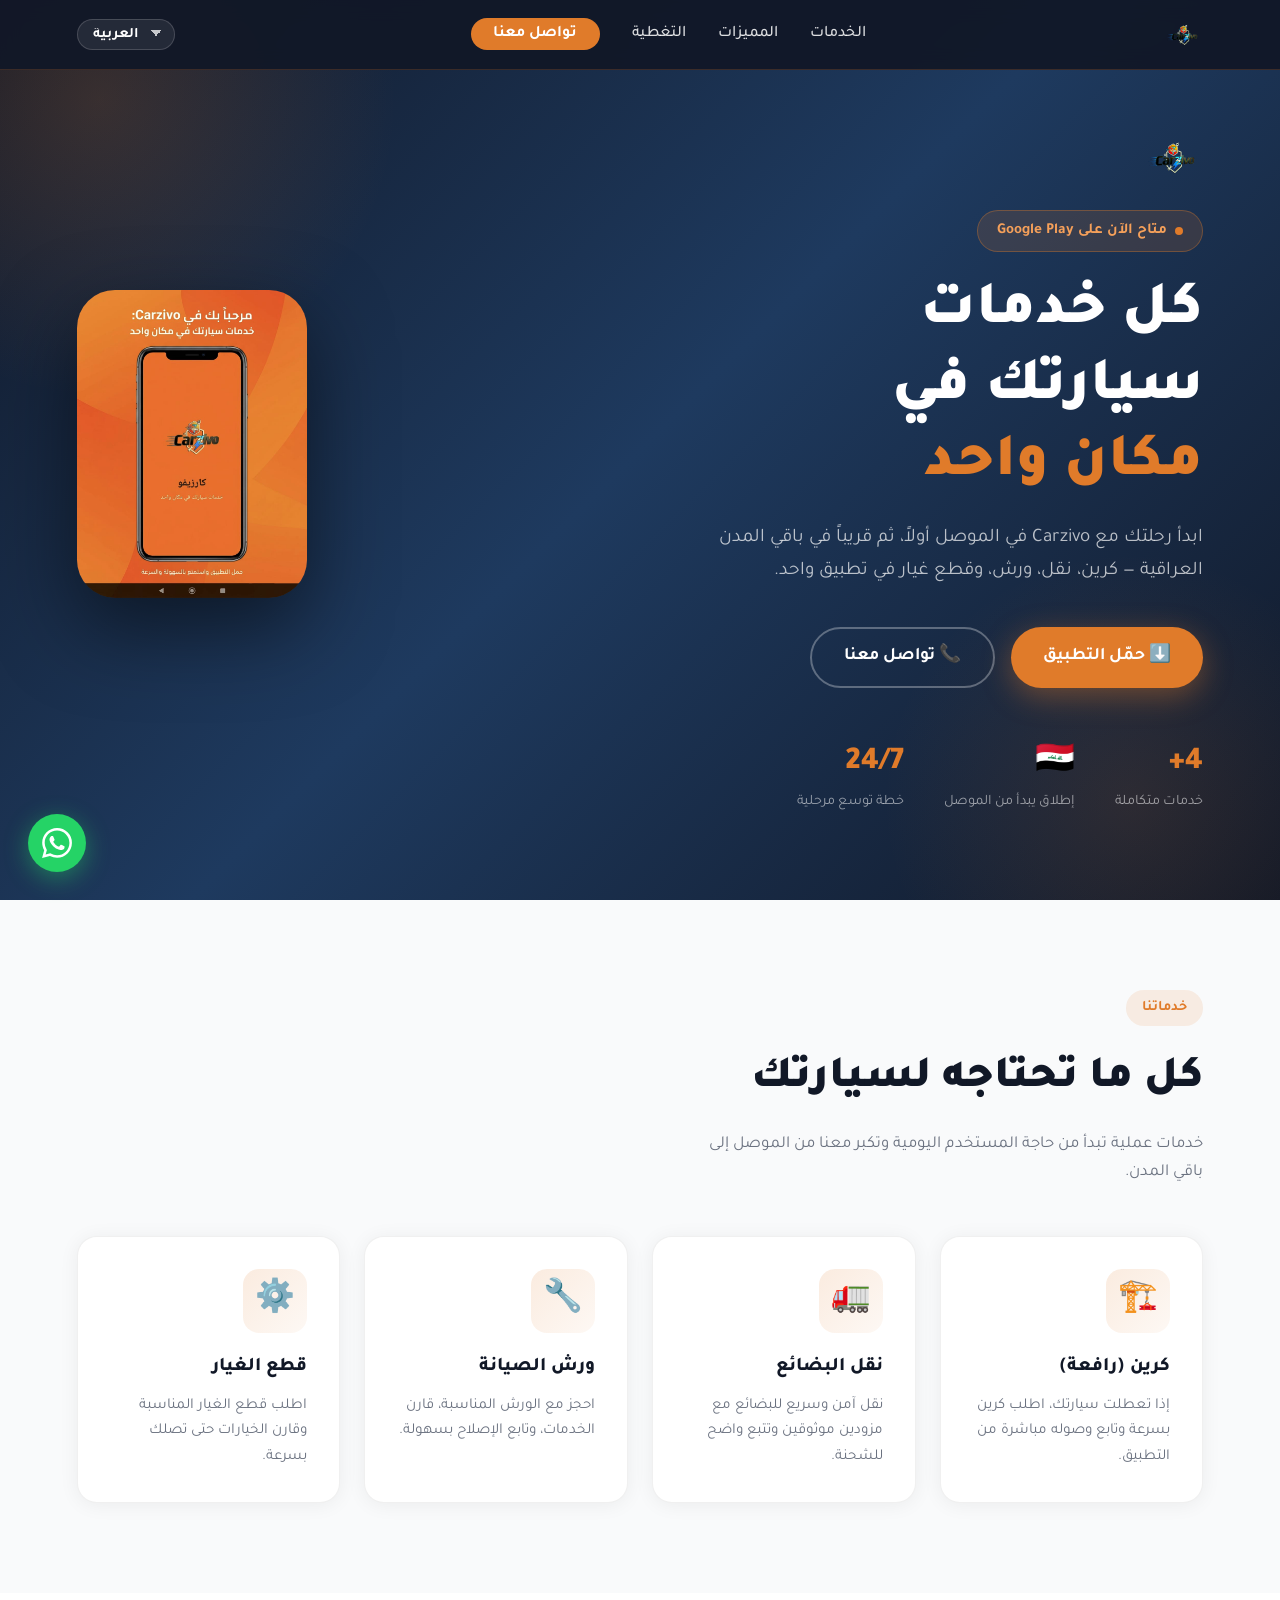
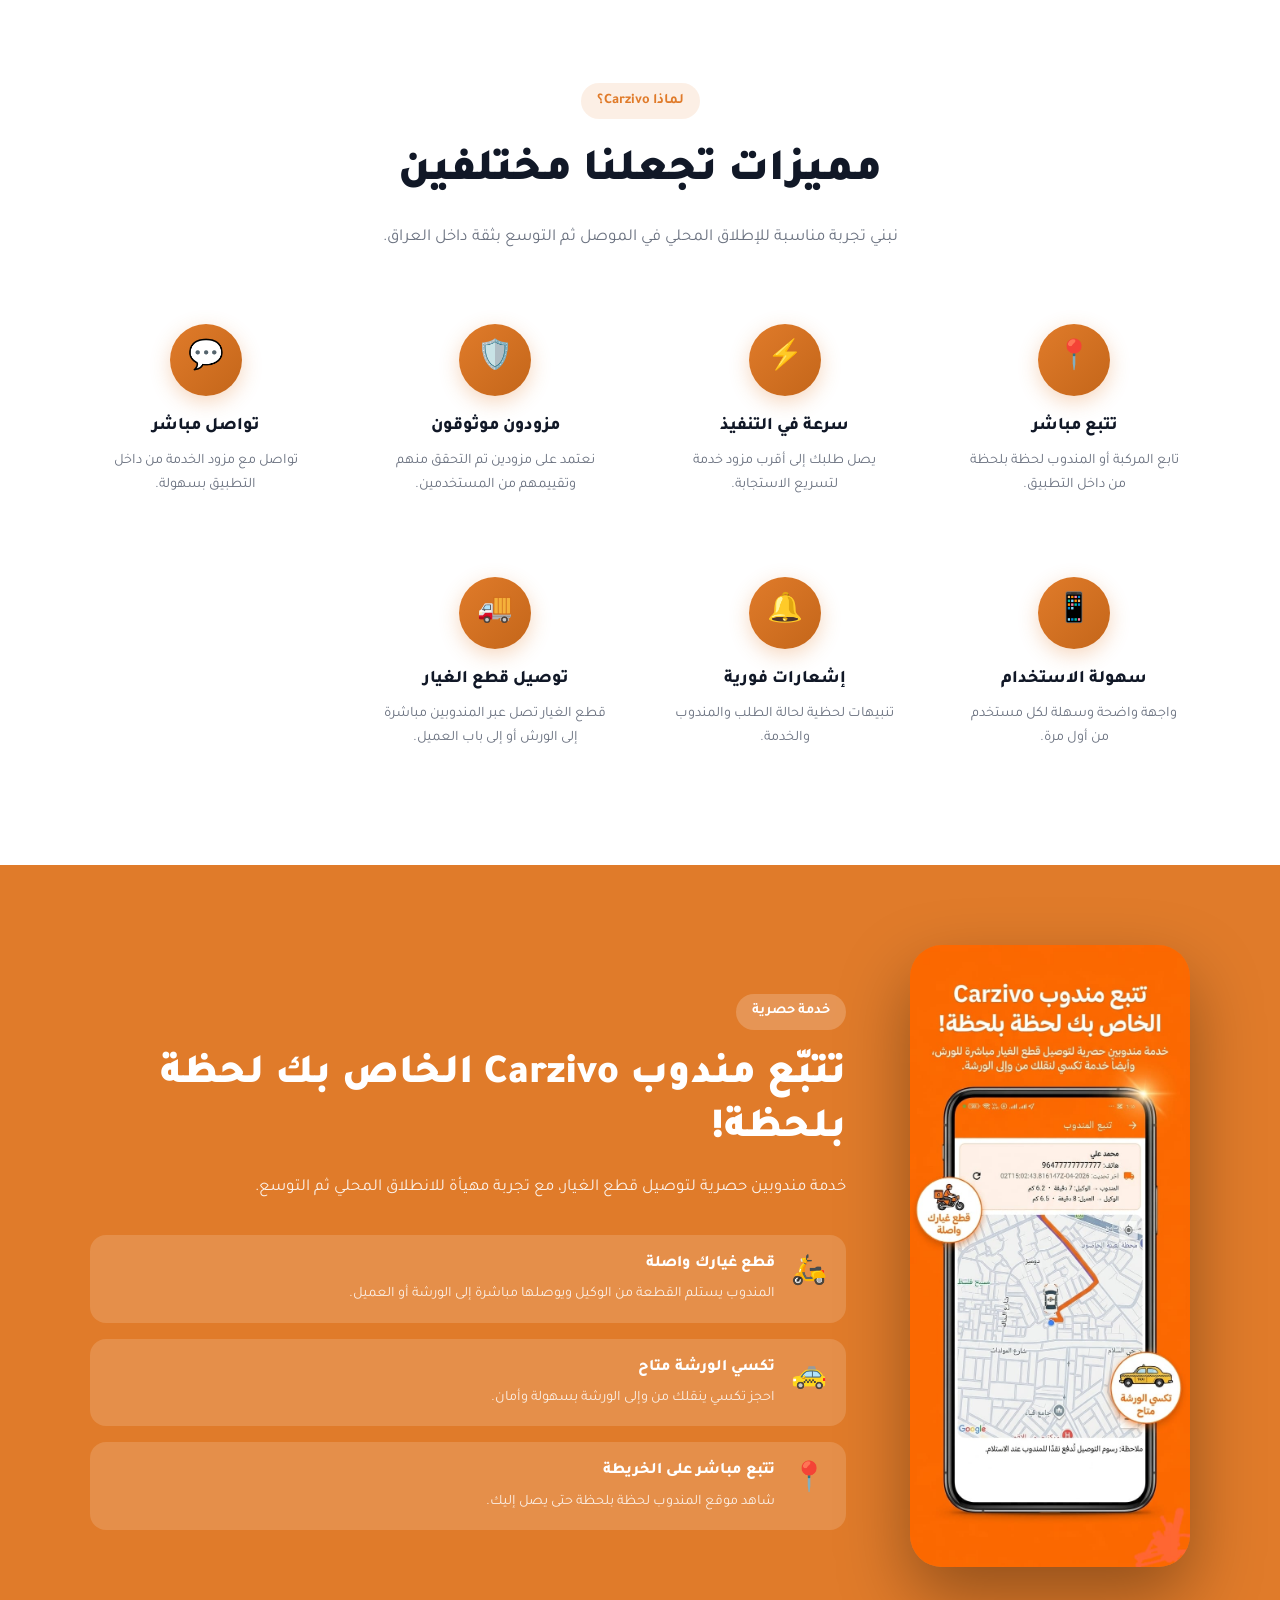
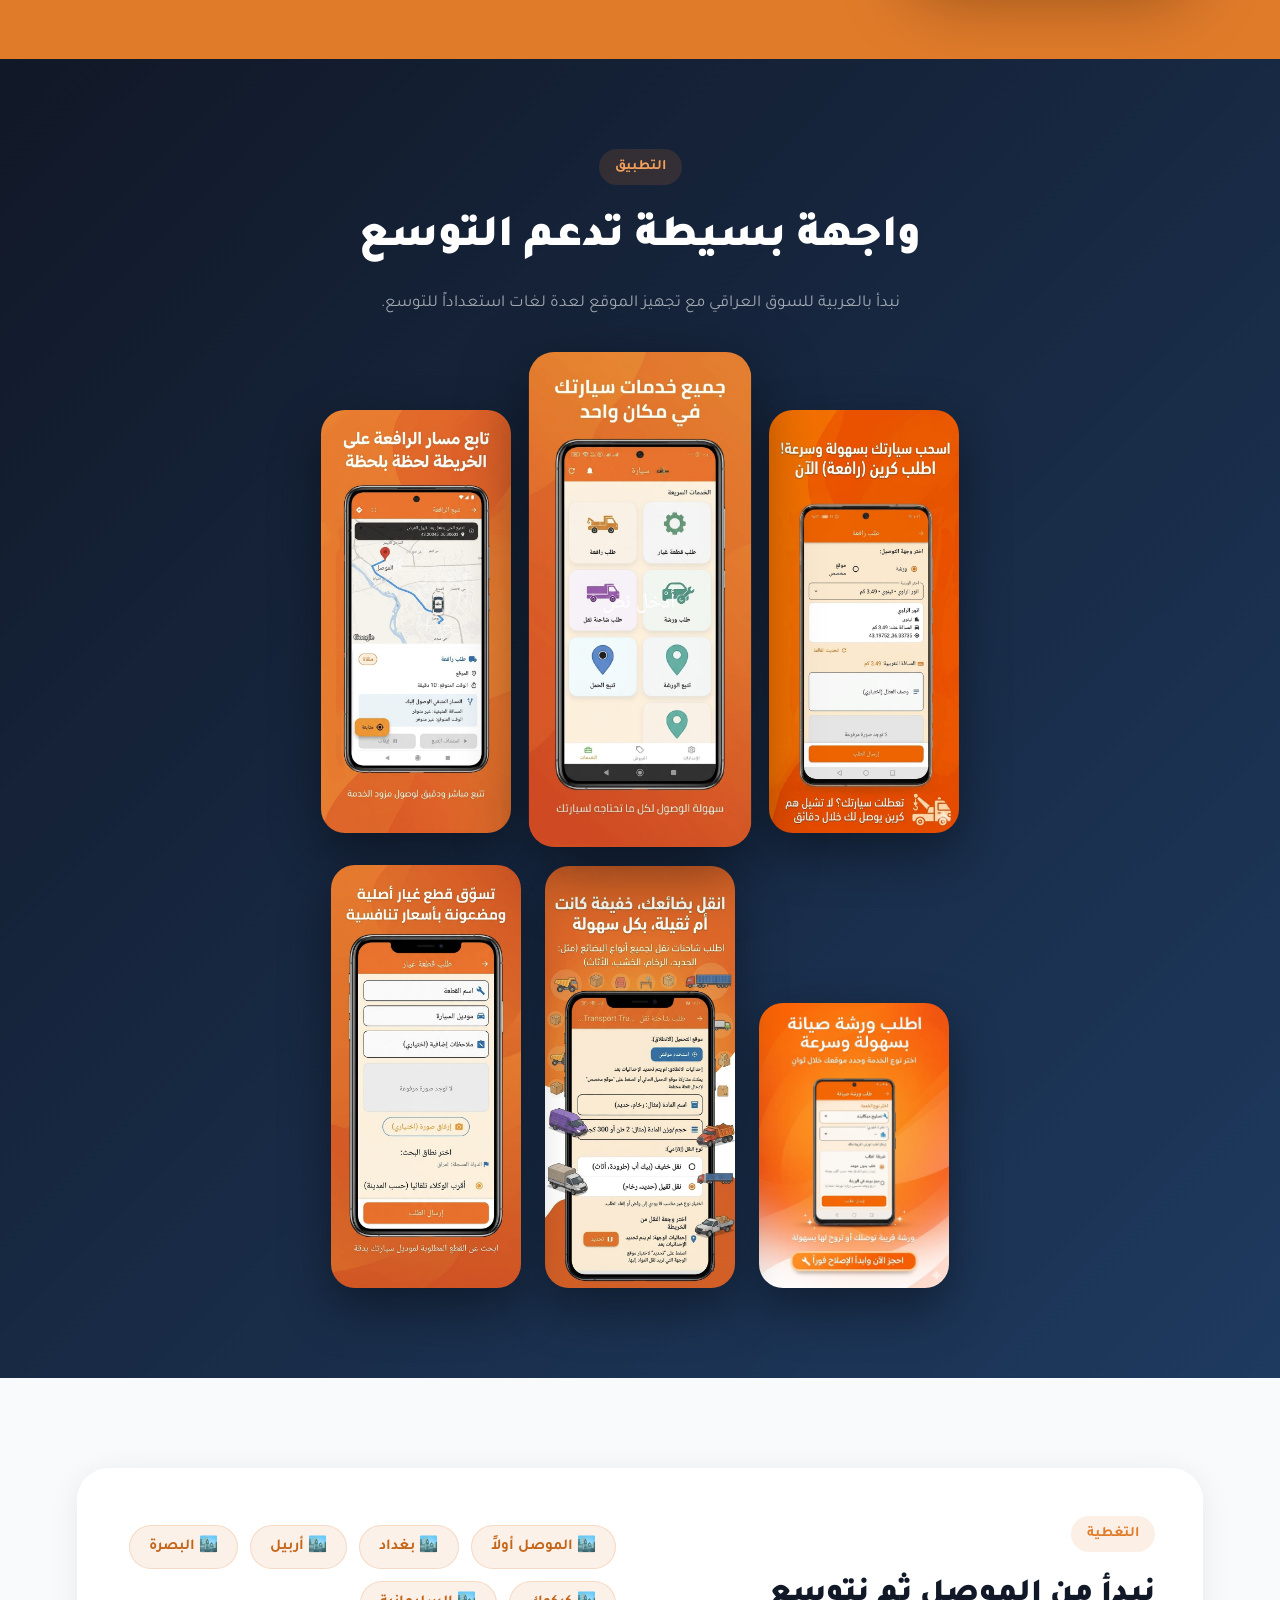
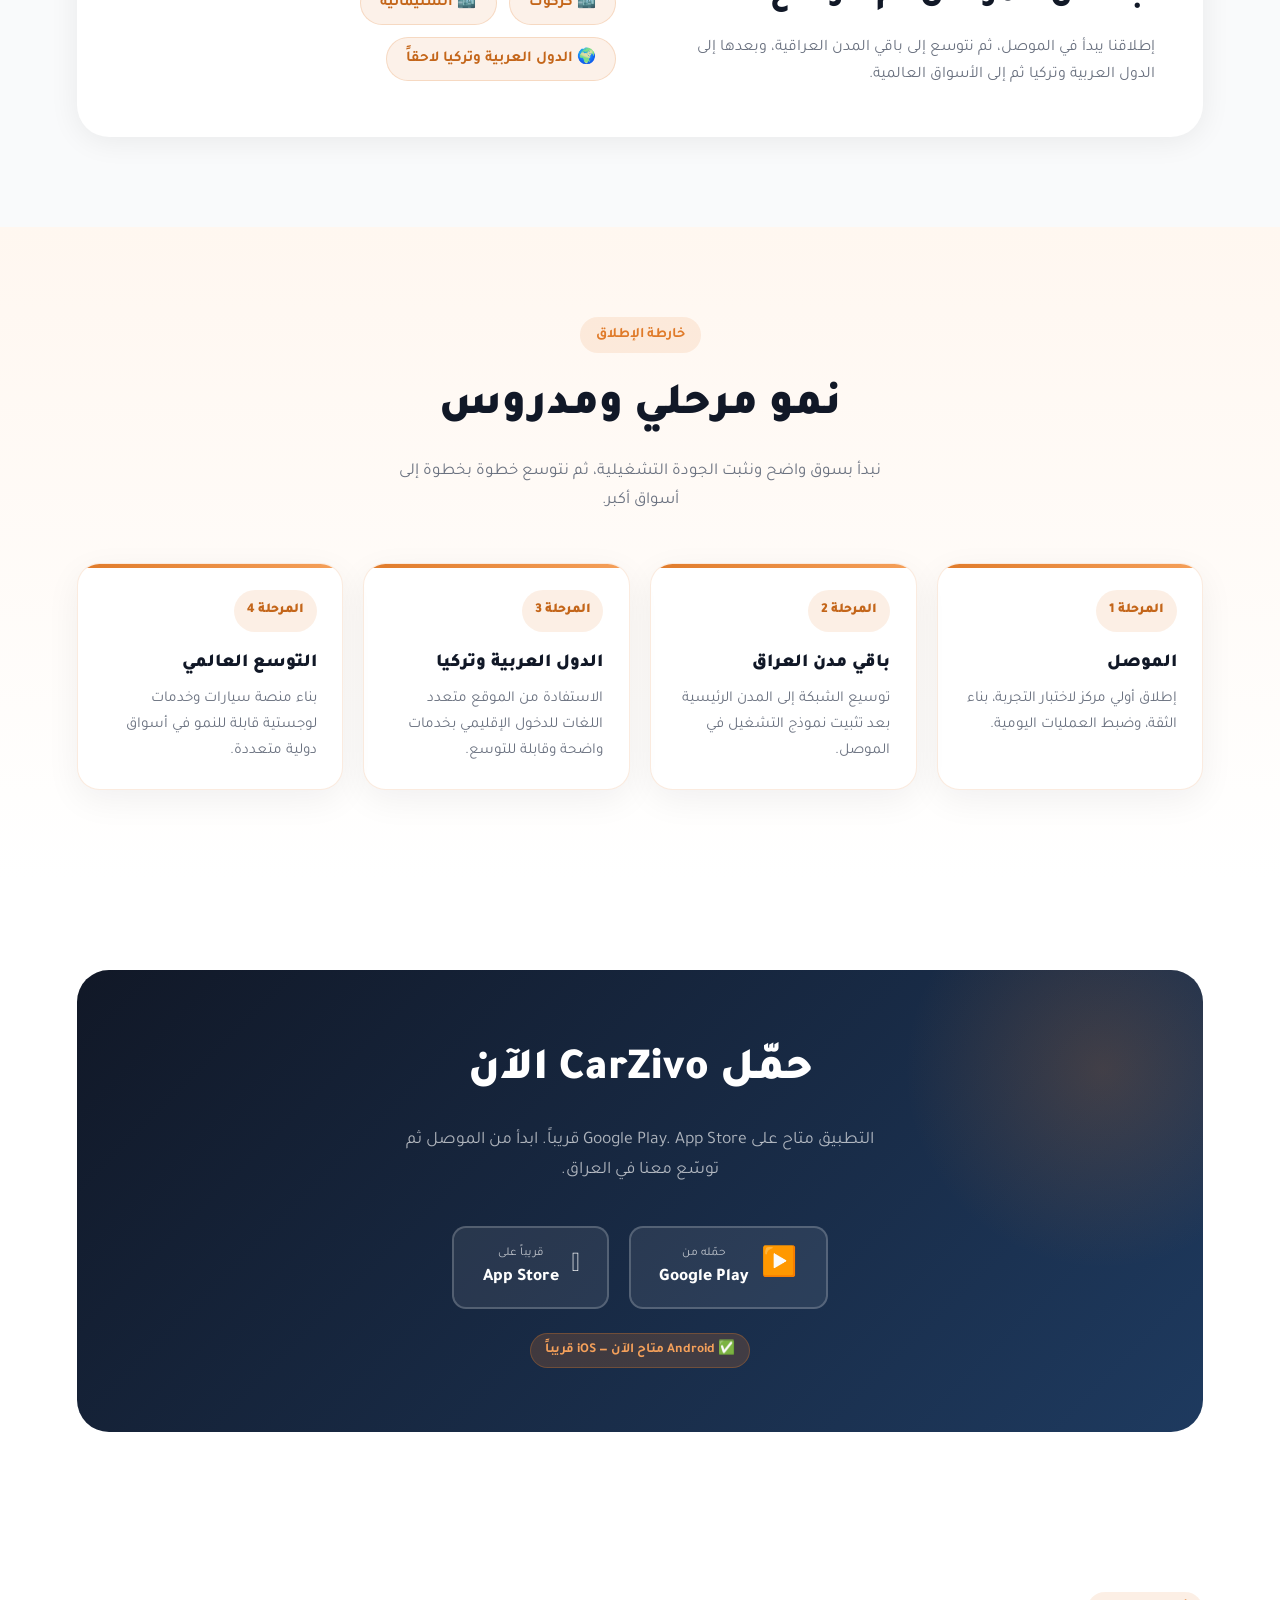
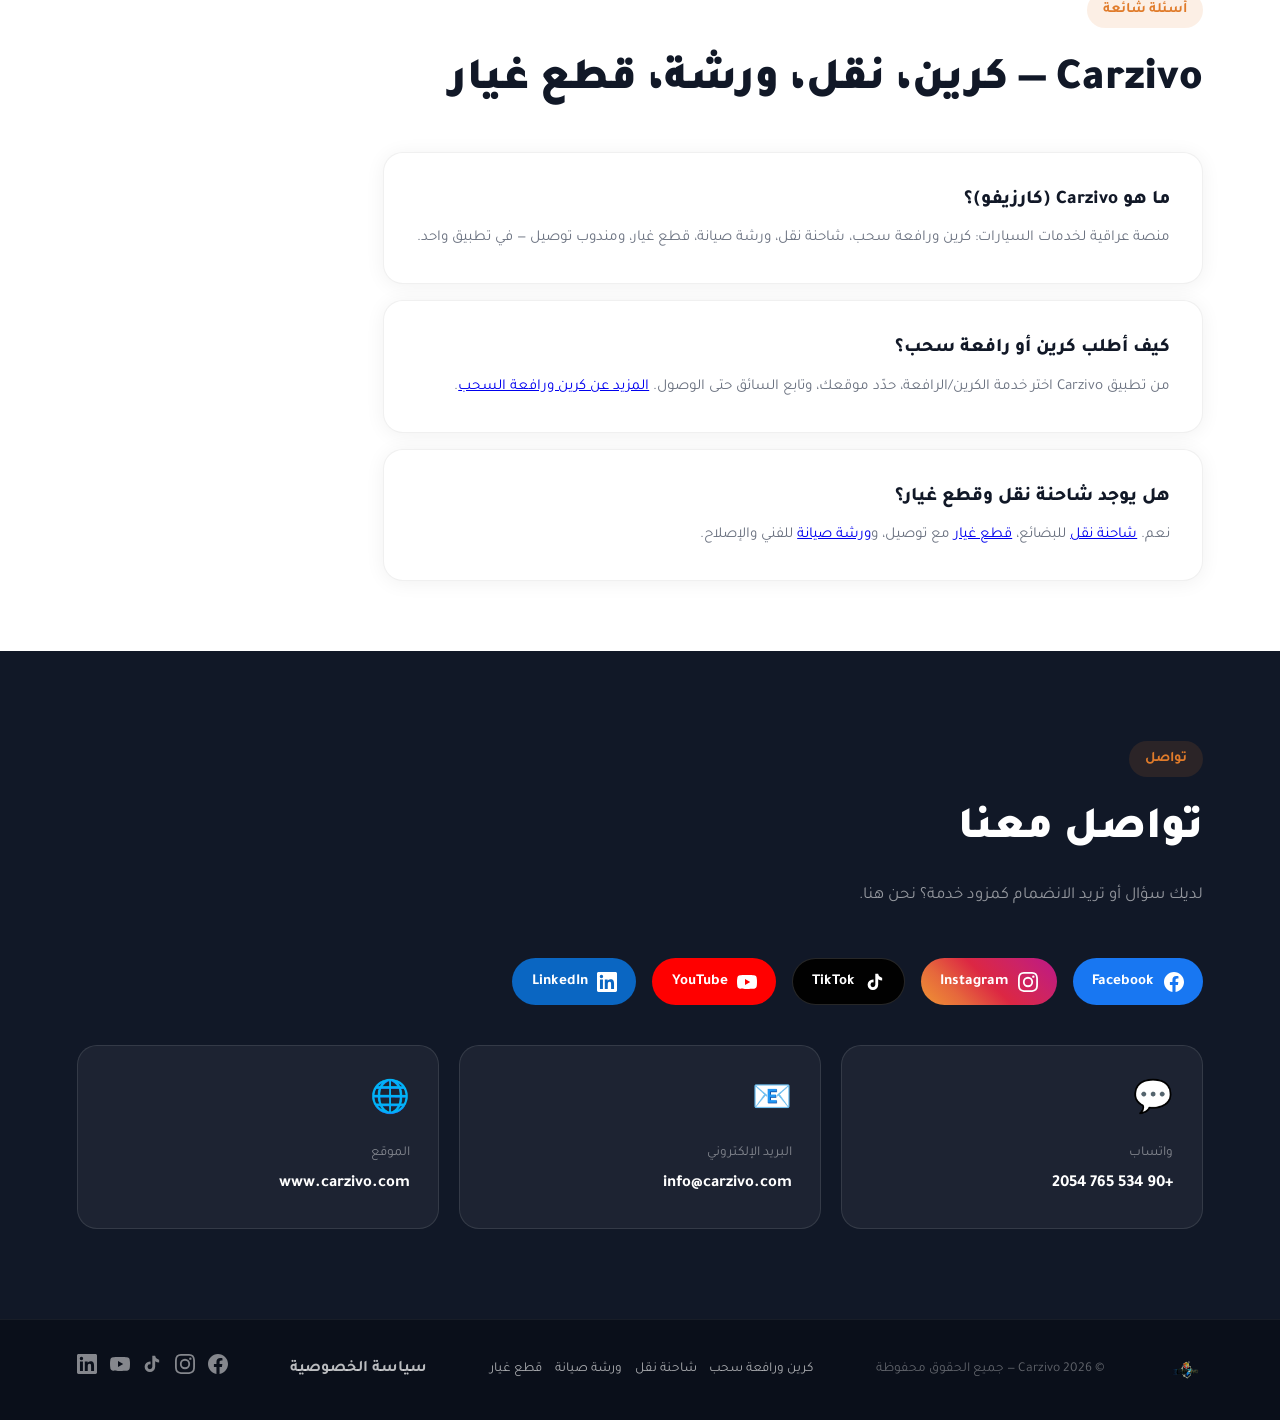
<file: index.html>
<!DOCTYPE html>
<html lang="ar" dir="rtl">

<head>
  <meta charset="UTF-8">
  <meta name="viewport" content="width=device-width, initial-scale=1.0">
  <meta name="description"
    content="Carzivo كارزيفو — منصة خدمات السيارات في العراق: كرين ورافعة سحب، شاحنة نقل، ورشة صيانة، قطع غيار، ومندوب توصيل. ابدأ من الموصل.">
  <meta name="keywords"
    content="Carzivo, كارزيفو, كرين, رافعة, رافعة سحب, سطحة, شاحنة نقل, نقل, نقل بضائع, ورشة, ورشة صيانة, فيتر, fitter, قطع غيار, spare parts, العراق, الموصل">
  <meta name="robots" content="index, follow">
  <link rel="canonical" href="https://www.carzivo.com/">
  <meta property="og:title" content="Carzivo – خدمات السيارات في العراق">
  <meta property="og:description" content="اطلب كرين، رافعة سحب، شاحنة نقل، ورشة صيانة، أو قطع غيار عبر Carzivo في العراق">
  <meta property="og:url" content="https://www.carzivo.com">
  <meta property="og:type" content="website">
  <title>Carzivo كارزيفو – كرين، رافعة سحب، نقل، ورشة، قطع غيار | العراق</title>
  <script type="application/ld+json">
  {
    "@context": "https://schema.org",
    "@graph": [
      {
        "@type": "Organization",
        "name": "Carzivo",
        "alternateName": "كارزيفو",
        "url": "https://www.carzivo.com",
        "logo": "https://www.carzivo.com/images/logo.png",
        "email": "info@carzivo.com",
        "sameAs": [
          "https://www.facebook.com/share/1BronaD3Kq/",
          "https://www.instagram.com/carzivo.app",
          "https://www.tiktok.com/@carzivo",
          "https://www.youtube.com/@carzivo",
          "https://www.linkedin.com/in/carzivo-app-892450400"
        ]
      },
      {
        "@type": "WebSite",
        "name": "Carzivo",
        "url": "https://www.carzivo.com",
        "inLanguage": ["ar", "en", "tr", "ckb"],
        "description": "منصة خدمات السيارات في العراق: كرين، رافعة سحب، شاحنة نقل، ورشة صيانة، قطع غيار."
      },
      {
        "@type": "FAQPage",
        "mainEntity": [
          {
            "@type": "Question",
            "name": "ما هو Carzivo؟",
            "acceptedAnswer": {
              "@type": "Answer",
              "text": "Carzivo منصة عراقية تجمع خدمات السيارات في تطبيق واحد: كرين ورافعة سحب، شاحنة نقل، ورشة صيانة، قطع غيار، ومندوب توصيل."
            }
          },
          {
            "@type": "Question",
            "name": "كيف أطلب كرين أو رافعة سحب في العراق؟",
            "acceptedAnswer": {
              "@type": "Answer",
              "text": "حمّل تطبيق Carzivo، اطلب كرين أو رافعة سحب، وتابع وصول السائق مباشرة على الخريطة."
            }
          },
          {
            "@type": "Question",
            "name": "هل Carzivo يوفر شاحنة نقل وقطع غيار؟",
            "acceptedAnswer": {
              "@type": "Answer",
              "text": "نعم. يمكنك طلب شاحنة نقل للبضائع، وطلب قطع غيار مع توصيل عبر المندوب، وحجز ورشة صيانة."
            }
          }
        ]
      }
    ]
  }
  </script>
  <link rel="icon" type="image/png" href="images/logo.png">
  <link rel="preconnect" href="https://fonts.googleapis.com">
  <link
    href="https://fonts.googleapis.com/css2?family=Tajawal:wght@400;500;700;800;900&family=Noto+Sans+Arabic:wght@400;500;700;800;900&display=swap"
    rel="stylesheet">
  <style>
    *,
    *::before,
    *::after {
      box-sizing: border-box;
      margin: 0;
      padding: 0;
    }

    :root {
      --orange: #e07b2a;
      --orange-dark: #c4661a;
      --orange-light: #f5a05a;
      --dark: #111827;
      --dark2: #1f2937;
      --gray: #6b7280;
      --light: #f9fafb;
      --white: #ffffff;
      --radius: 1.25rem;
    }

    html {
      scroll-behavior: smooth;
    }

    body {
      font-family: 'Tajawal', sans-serif;
      background: var(--white);
      color: var(--dark);
      line-height: 1.7;
      overflow-x: hidden;
    }

    body.lang-ckb {
      font-family: 'Noto Sans Arabic', 'Tajawal', sans-serif;
      line-height: 1.9;
    }

    body.lang-ckb .hero-content {
      max-width: 600px;
    }

    body.lang-ckb .nav-links a,
    body.lang-ckb .nav-cta,
    body.lang-ckb .lang-switcher {
      font-weight: 700;
    }

    body.ltr {
      direction: ltr;
      text-align: left;
    }

    body.ltr .hero-content,
    body.ltr .coverage-text,
    body.ltr #contact,
    body.ltr #services,
    body.ltr #features,
    body.ltr #download {
      text-align: left;
    }

    body.ltr .contact-grid,
    body.ltr .store-btns,
    body.ltr .hero-btns,
    body.ltr .hero-stats,
    body.ltr .cities-wrap,
    body.ltr footer,
    body.ltr nav,
    body.ltr .contact-card,
    body.ltr .feature-item,
    body.ltr .coverage-inner,
    body.ltr .screens-row {
      direction: ltr;
    }

    body.ltr .hero-content {
      max-width: 560px;
    }

    body.ltr .hero-visual {
      left: auto;
      right: 6%;
    }

    /* ──────────── NAV ──────────── */
    nav {
      position: fixed;
      top: 0;
      left: 0;
      right: 0;
      z-index: 100;
      display: flex;
      align-items: center;
      justify-content: space-between;
      padding: 0 6%;
      height: 70px;
      background: rgba(17, 24, 39, 0.95);
      backdrop-filter: blur(10px);
      border-bottom: 1px solid rgba(224, 123, 42, 0.2);
    }

    .nav-logo img {
      height: 42px;
      width: auto;
      object-fit: contain;
      display: block;
    }

    .nav-links {
      display: flex;
      gap: 2rem;
      list-style: none;
    }

    .nav-links a {
      color: rgba(255, 255, 255, 0.85);
      text-decoration: none;
      font-size: 1rem;
      font-weight: 500;
      transition: color .2s;
    }

    .nav-links a:hover {
      color: var(--orange);
    }

    .nav-cta {
      background: var(--orange);
      color: var(--white) !important;
      padding: .5rem 1.4rem;
      border-radius: 50px;
      font-weight: 700 !important;
    }

    .nav-cta:hover {
      background: var(--orange-dark) !important;
      color: var(--white) !important;
    }

    .nav-actions {
      display: flex;
      align-items: center;
      gap: .8rem;
    }

    .lang-switcher {
      appearance: none;
      background: rgba(255, 255, 255, 0.08);
      color: var(--white);
      border: 1px solid rgba(255, 255, 255, 0.16);
      border-radius: 999px;
      padding: .45rem 2.2rem .45rem .95rem;
      font-family: inherit;
      font-size: .92rem;
      font-weight: 700;
      cursor: pointer;
      outline: none;
      background-image: linear-gradient(45deg, transparent 50%, rgba(255, 255, 255, 0.75) 50%), linear-gradient(135deg, rgba(255, 255, 255, 0.75) 50%, transparent 50%);
      background-position: calc(100% - 18px) calc(50% - 2px), calc(100% - 12px) calc(50% - 2px);
      background-size: 6px 6px, 6px 6px;
      background-repeat: no-repeat;
    }

    .lang-switcher option {
      color: var(--dark);
      background: var(--white);
    }

    .hamburger {
      display: none;
      flex-direction: column;
      gap: 5px;
      cursor: pointer;
    }

    .hamburger span {
      display: block;
      width: 26px;
      height: 2px;
      background: var(--white);
      border-radius: 2px;
    }

    /* ──────────── HERO ──────────── */
    #hero {
      min-height: 100vh;
      background: linear-gradient(135deg, #111827 0%, #1e3a5f 50%, #111827 100%);
      display: flex;
      align-items: center;
      padding: 100px 6% 60px;
      position: relative;
      overflow: hidden;
    }

    #hero::before {
      content: '';
      position: absolute;
      top: -200px;
      left: -200px;
      width: 600px;
      height: 600px;
      background: radial-gradient(circle, rgba(224, 123, 42, 0.18) 0%, transparent 70%);
      pointer-events: none;
    }

    #hero::after {
      content: '';
      position: absolute;
      bottom: -150px;
      right: -100px;
      width: 500px;
      height: 500px;
      background: radial-gradient(circle, rgba(224, 123, 42, 0.12) 0%, transparent 70%);
      pointer-events: none;
    }

    .hero-content {
      max-width: 650px;
      position: relative;
      z-index: 2;
    }

    .hero-brand {
      height: 64px;
      width: auto;
      margin-bottom: 1.25rem;
      display: block;
      object-fit: contain;
    }

    .hero-badge {
      display: inline-flex;
      align-items: center;
      gap: .5rem;
      background: rgba(224, 123, 42, 0.15);
      border: 1px solid rgba(224, 123, 42, 0.35);
      color: var(--orange-light);
      padding: .45rem 1.2rem;
      border-radius: 50px;
      font-size: .95rem;
      font-weight: 600;
      margin-bottom: 1.5rem;
    }

    .hero-badge .dot {
      width: 8px;
      height: 8px;
      background: var(--orange);
      border-radius: 50%;
      animation: pulse 1.5s infinite;
    }

    @keyframes pulse {

      0%,
      100% {
        opacity: 1;
        transform: scale(1);
      }

      50% {
        opacity: .5;
        transform: scale(1.3);
      }
    }

    .hero-title {
      font-size: clamp(2.4rem, 5vw, 3.8rem);
      font-weight: 900;
      color: var(--white);
      line-height: 1.25;
      margin-bottom: 1.2rem;
      text-wrap: balance;
    }

    .hero-title .highlight {
      color: var(--orange);
    }

    .hero-subtitle {
      font-size: 1.2rem;
      color: rgba(255, 255, 255, 0.7);
      margin-bottom: 2.4rem;
      max-width: 520px;
      text-wrap: pretty;
    }

    body.lang-ckb .hero-title {
      font-size: clamp(2.05rem, 4.1vw, 3.15rem);
      line-height: 1.45;
      max-width: 620px;
      margin-bottom: 1rem;
    }

    body.lang-ckb .hero-subtitle {
      font-size: 1.12rem;
      max-width: 620px;
      color: rgba(255, 255, 255, 0.78);
      margin-bottom: 2rem;
    }

    body.lang-ckb .section-title {
      line-height: 1.45;
    }

    body.lang-ckb .service-title,
    body.lang-ckb .feature-title,
    body.lang-ckb .roadmap-title,
    body.lang-ckb .contact-value {
      line-height: 1.5;
    }

    .hero-btns {
      display: flex;
      gap: 1rem;
      flex-wrap: wrap;
    }

    .btn-primary {
      display: inline-flex;
      align-items: center;
      gap: .6rem;
      background: var(--orange);
      color: var(--white);
      font-family: 'Tajawal', sans-serif;
      font-size: 1.1rem;
      font-weight: 700;
      padding: .85rem 2rem;
      border-radius: 50px;
      border: none;
      cursor: pointer;
      text-decoration: none;
      box-shadow: 0 8px 30px rgba(224, 123, 42, 0.4);
      transition: transform .2s, background .2s;
    }

    .btn-primary:hover {
      background: var(--orange-dark);
      transform: translateY(-2px);
    }

    .btn-secondary {
      display: inline-flex;
      align-items: center;
      gap: .6rem;
      background: transparent;
      color: var(--white);
      font-family: 'Tajawal', sans-serif;
      font-size: 1.1rem;
      font-weight: 700;
      padding: .85rem 2rem;
      border-radius: 50px;
      border: 2px solid rgba(255, 255, 255, 0.3);
      cursor: pointer;
      text-decoration: none;
      transition: border-color .2s, transform .2s;
    }

    .btn-secondary:hover {
      border-color: var(--orange);
      transform: translateY(-2px);
    }

    .hero-stats {
      display: flex;
      gap: 2.5rem;
      margin-top: 3rem;
      flex-wrap: wrap;
    }

    .hero-stat .num {
      font-size: 2rem;
      font-weight: 900;
      color: var(--orange);
    }

    .hero-stat .lbl {
      font-size: .9rem;
      color: rgba(255, 255, 255, 0.55);
    }

    .hero-visual {
      position: absolute;
      left: 6%;
      top: 50%;
      transform: translateY(-50%);
      z-index: 1;
    }

    /* real-screenshot hero visual */
    .hero-visual img {
      width: 230px;
      border-radius: 38px;
      box-shadow: 0 30px 80px rgba(0, 0, 0, 0.5);
    }

    /* ──────────── SERVICES ──────────── */
    #services {
      padding: 90px 6%;
      background: var(--light);
    }

    .section-label {
      display: inline-block;
      background: rgba(224, 123, 42, 0.12);
      color: var(--orange);
      font-size: .9rem;
      font-weight: 700;
      padding: .35rem 1rem;
      border-radius: 50px;
      margin-bottom: 1rem;
    }

    .section-title {
      font-size: clamp(1.8rem, 3.5vw, 2.8rem);
      font-weight: 900;
      color: var(--dark);
      margin-bottom: .8rem;
    }

    .section-sub {
      font-size: 1.05rem;
      color: var(--gray);
      max-width: 520px;
      margin-bottom: 3rem;
    }

    .services-grid {
      display: grid;
      grid-template-columns: repeat(auto-fit, minmax(240px, 1fr));
      gap: 1.5rem;
    }

    .service-card {
      background: var(--white);
      border-radius: var(--radius);
      padding: 2rem;
      box-shadow: 0 2px 20px rgba(0, 0, 0, 0.06);
      border: 1px solid rgba(0, 0, 0, 0.06);
      transition: transform .25s, box-shadow .25s;
      position: relative;
      overflow: hidden;
    }

    .service-card::before {
      content: '';
      position: absolute;
      top: 0;
      left: 0;
      right: 0;
      height: 4px;
      background: linear-gradient(90deg, var(--orange), var(--orange-light));
      transform: scaleX(0);
      transform-origin: left;
      transition: transform .3s;
    }

    .service-card:hover {
      transform: translateY(-5px);
      box-shadow: 0 12px 40px rgba(0, 0, 0, 0.12);
    }

    .service-card:hover::before {
      transform: scaleX(1);
    }

    .service-icon {
      width: 64px;
      height: 64px;
      border-radius: 16px;
      background: linear-gradient(135deg, rgba(224, 123, 42, 0.15), rgba(224, 123, 42, 0.05));
      display: flex;
      align-items: center;
      justify-content: center;
      font-size: 2rem;
      margin-bottom: 1.2rem;
    }

    .service-title {
      font-size: 1.2rem;
      font-weight: 800;
      margin-bottom: .5rem;
    }

    .service-desc {
      font-size: .95rem;
      color: var(--gray);
    }

    /* ──────────── FEATURES ──────────── */
    #features {
      padding: 90px 6%;
      background: var(--white);
    }

    .features-grid {
      display: grid;
      grid-template-columns: repeat(auto-fit, minmax(200px, 1fr));
      gap: 2rem;
      margin-top: 3rem;
    }

    .feature-item {
      text-align: center;
      padding: 1.5rem 1rem;
    }

    .feature-circle {
      width: 72px;
      height: 72px;
      border-radius: 50%;
      background: linear-gradient(135deg, var(--orange), var(--orange-dark));
      display: flex;
      align-items: center;
      justify-content: center;
      font-size: 1.8rem;
      margin: 0 auto 1rem;
      box-shadow: 0 6px 20px rgba(224, 123, 42, 0.3);
    }

    .feature-title {
      font-size: 1.1rem;
      font-weight: 800;
      margin-bottom: .4rem;
    }

    .feature-desc {
      font-size: .9rem;
      color: var(--gray);
    }

    /* ──────────── APP PREVIEW ──────────── */
    #app-preview {
      padding: 90px 6%;
      background: linear-gradient(135deg, #111827 0%, #1e3a5f 100%);
      text-align: center;
    }

    #app-preview .section-title {
      color: var(--white);
    }

    #app-preview .section-sub {
      color: rgba(255, 255, 255, 0.6);
      margin: 0 auto 3rem;
    }

    .screens-row {
      display: flex;
      justify-content: center;
      align-items: flex-end;
      gap: 1.5rem;
      flex-wrap: wrap;
    }

    .screen-mock {
      background: #1f2937;
      border: 2px solid rgba(224, 123, 42, 0.3);
      border-radius: 28px;
      overflow: hidden;
      box-shadow: 0 20px 50px rgba(0, 0, 0, 0.4);
    }

    .screen-mock.center {
      transform: scale(1.08);
    }

    .screen-top {
      background: var(--orange);
      padding: 10px 14px;
      font-size: .75rem;
      font-weight: 800;
      color: var(--white);
      text-align: center;
    }

    .screen-body {
      padding: 12px;
      display: flex;
      flex-direction: column;
      gap: 8px;
    }

    .screen-row {
      display: flex;
      gap: 8px;
    }

    .screen-btn {
      flex: 1;
      height: 38px;
      border-radius: 10px;
      background: rgba(224, 123, 42, 0.15);
      border: 1px solid rgba(224, 123, 42, 0.2);
    }

    .screen-btn.active {
      background: var(--orange);
    }

    .screen-line {
      height: 12px;
      border-radius: 6px;
      background: rgba(255, 255, 255, 0.08);
    }

    .screen-line.w70 {
      width: 70%;
    }

    .screen-line.w50 {
      width: 50%;
    }

    .screen-list-item {
      display: flex;
      align-items: center;
      gap: 8px;
      padding: 8px;
      background: rgba(255, 255, 255, 0.04);
      border-radius: 10px;
      border: 1px solid rgba(255, 255, 255, 0.06);
    }

    .sli-icon {
      width: 30px;
      height: 30px;
      border-radius: 8px;
      background: var(--orange);
      flex-shrink: 0;
    }

    .sli-lines {
      flex: 1;
      display: flex;
      flex-direction: column;
      gap: 4px;
    }

    .sli-line {
      height: 8px;
      border-radius: 4px;
      background: rgba(255, 255, 255, 0.12);
    }

    .sli-line.short {
      width: 60%;
    }

    /* ──────────── COVERAGE ──────────── */
    #coverage {
      padding: 90px 6%;
      background: var(--light);
    }

    .coverage-inner {
      background: var(--white);
      border-radius: 2rem;
      padding: 3rem;
      display: flex;
      align-items: center;
      gap: 3rem;
      box-shadow: 0 4px 30px rgba(0, 0, 0, 0.07);
      flex-wrap: wrap;
    }

    .coverage-text {
      flex: 1;
      min-width: 260px;
    }

    .cities-wrap {
      flex: 1;
      min-width: 260px;
      display: flex;
      flex-wrap: wrap;
      gap: .75rem;
    }

    .city-tag {
      background: rgba(224, 123, 42, 0.1);
      color: var(--orange-dark);
      padding: .5rem 1.2rem;
      border-radius: 50px;
      font-size: .95rem;
      font-weight: 700;
      border: 1px solid rgba(224, 123, 42, 0.2);
    }

    /* ──────────── ROADMAP ──────────── */
    #roadmap {
      padding: 90px 6%;
      background: linear-gradient(180deg, #fff7f0 0%, #ffffff 100%);
    }

    .roadmap-head {
      text-align: center;
      max-width: 760px;
      margin: 0 auto 3rem;
    }

    .roadmap-head .section-sub {
      margin: 0 auto;
    }

    .roadmap-grid {
      display: grid;
      grid-template-columns: repeat(auto-fit, minmax(220px, 1fr));
      gap: 1.25rem;
    }

    .roadmap-card {
      background: var(--white);
      border: 1px solid rgba(224, 123, 42, 0.15);
      border-radius: 1.4rem;
      padding: 1.6rem;
      box-shadow: 0 10px 35px rgba(17, 24, 39, 0.06);
      position: relative;
      overflow: hidden;
    }

    .roadmap-card::before {
      content: '';
      position: absolute;
      inset-inline-start: 0;
      top: 0;
      width: 100%;
      height: 4px;
      background: linear-gradient(90deg, var(--orange), var(--orange-light));
    }

    .roadmap-step {
      display: inline-flex;
      align-items: center;
      justify-content: center;
      min-width: 42px;
      height: 42px;
      padding: 0 .8rem;
      border-radius: 999px;
      background: rgba(224, 123, 42, 0.12);
      color: var(--orange-dark);
      font-size: .85rem;
      font-weight: 900;
      margin-bottom: 1rem;
    }

    .roadmap-title {
      font-size: 1.15rem;
      font-weight: 900;
      margin-bottom: .45rem;
      color: var(--dark);
    }

    .roadmap-desc {
      font-size: .95rem;
      color: var(--gray);
    }

    /* ──────────── CTA DOWNLOAD ──────────── */
    #download {
      padding: 90px 6%;
      background: var(--white);
    }

    .download-box {
      background: linear-gradient(135deg, #111827, #1e3a5f);
      border-radius: 2rem;
      padding: 4rem;
      text-align: center;
      position: relative;
      overflow: hidden;
    }

    .download-box::before {
      content: '';
      position: absolute;
      top: -100px;
      right: -100px;
      width: 400px;
      height: 400px;
      background: radial-gradient(circle, rgba(224, 123, 42, 0.2) 0%, transparent 70%);
      pointer-events: none;
    }

    .download-box h2 {
      font-size: clamp(1.8rem, 3.5vw, 2.8rem);
      font-weight: 900;
      color: var(--white);
      margin-bottom: 1rem;
    }

    .download-box p {
      color: rgba(255, 255, 255, 0.65);
      font-size: 1.1rem;
      max-width: 480px;
      margin: 0 auto 2.5rem;
    }

    .store-btns {
      display: flex;
      justify-content: center;
      gap: 1.2rem;
      flex-wrap: wrap;
    }

    .store-btn {
      display: flex;
      align-items: center;
      gap: .8rem;
      background: rgba(255, 255, 255, 0.08);
      border: 2px solid rgba(255, 255, 255, 0.2);
      color: var(--white);
      text-decoration: none;
      padding: .9rem 1.8rem;
      border-radius: 14px;
      font-family: 'Tajawal', sans-serif;
      transition: background .2s, border-color .2s;
    }

    .store-btn:hover {
      background: var(--orange);
      border-color: var(--orange);
    }

    .store-btn .store-icon {
      font-size: 1.8rem;
    }

    .store-text .store-sub {
      font-size: .75rem;
      opacity: .7;
    }

    .store-text .store-name {
      font-size: 1.1rem;
      font-weight: 800;
    }

    .coming-badge {
      display: inline-block;
      background: rgba(224, 123, 42, 0.2);
      color: var(--orange-light);
      font-size: .85rem;
      font-weight: 700;
      padding: .3rem .9rem;
      border-radius: 50px;
      margin-top: 1.5rem;
      border: 1px solid rgba(224, 123, 42, 0.3);
    }

    /* ──────────── CONTACT ──────────── */
    #contact {
      padding: 90px 6%;
      background: var(--dark);
    }

    #contact .section-title {
      color: var(--white);
    }

    #contact .section-sub {
      color: rgba(255, 255, 255, 0.55);
    }

    .contact-grid {
      display: grid;
      grid-template-columns: repeat(auto-fit, minmax(220px, 1fr));
      gap: 1.2rem;
      margin-top: 2.5rem;
    }

    .contact-card {
      background: rgba(255, 255, 255, 0.05);
      border: 1px solid rgba(255, 255, 255, 0.1);
      border-radius: var(--radius);
      padding: 1.8rem;
      transition: background .2s, border-color .2s;
      text-decoration: none;
      display: block;
    }

    .contact-card:hover {
      background: rgba(224, 123, 42, 0.12);
      border-color: rgba(224, 123, 42, 0.4);
    }

    .contact-icon {
      font-size: 2rem;
      margin-bottom: .8rem;
    }

    .contact-label {
      font-size: .85rem;
      color: rgba(255, 255, 255, 0.45);
      margin-bottom: .3rem;
    }

    .contact-value {
      font-size: 1.05rem;
      font-weight: 700;
      color: var(--white);
    }

    /* ──────────── FOOTER ──────────── */
    footer {
      background: #0a0f1a;
      padding: 2rem 6%;
      display: flex;
      align-items: center;
      justify-content: space-between;
      flex-wrap: wrap;
      gap: 1rem;
      border-top: 1px solid rgba(255, 255, 255, 0.06);
    }

    .footer-copy {
      font-size: .85rem;
      color: rgba(255, 255, 255, 0.35);
    }

    /* ──────────── WHATSAPP FLOAT ──────────── */
    .wa-float {
      position: fixed;
      bottom: 28px;
      left: 28px;
      z-index: 999;
      width: 58px;
      height: 58px;
      background: #25d366;
      border-radius: 50%;
      display: flex;
      align-items: center;
      justify-content: center;
      box-shadow: 0 6px 24px rgba(37, 211, 102, 0.45);
      text-decoration: none;
      transition: transform .2s;
    }

    .wa-float:hover {
      transform: scale(1.1);
    }

    .wa-float svg {
      width: 30px;
      height: 30px;
      fill: white;
    }

    /* ──────────── RESPONSIVE ──────────── */
    @media (max-width: 768px) {
      nav {
        padding: 0 5%;
      }

      .nav-links {
        display: none;
      }

      .nav-links.open {
        display: flex;
        flex-direction: column;
        position: fixed;
        top: 70px;
        left: 0;
        right: 0;
        background: rgba(17, 24, 39, 0.98);
        padding: 1.5rem 5%;
        gap: 1.2rem;
        border-bottom: 1px solid rgba(224, 123, 42, 0.2);
      }

      .nav-actions {
        gap: .55rem;
      }

      .lang-switcher {
        max-width: 110px;
        padding-inline: .8rem 1.9rem;
        font-size: .84rem;
      }

      .hamburger {
        display: flex;
      }

      #hero {
        padding: 110px 5% 70px;
        text-align: center;
      }

      .hero-btns {
        justify-content: center;
      }

      .hero-stats {
        justify-content: center;
      }

      .hero-visual {
        display: none;
      }

      .hero-brand {
        margin-inline: auto;
      }

      .coverage-inner {
        flex-direction: column;
      }

      .download-box {
        padding: 2.5rem 1.5rem;
      }

      footer {
        flex-direction: column;
        text-align: center;
      }
    }
  </style>
</head>

<body>

  <!-- ════════════ NAV ════════════ -->
  <nav>
    <div class="nav-logo"><img src="images/logo.png" alt="Carzivo كارزيفو - خدمات السيارات في العراق"></div>
    <ul class="nav-links" id="navLinks">
      <li><a href="#services" id="navServices">الخدمات</a></li>
      <li><a href="#features" id="navFeatures">المميزات</a></li>
      <li><a href="#coverage" id="navCoverage">التغطية</a></li>
      <li><a href="#contact" class="nav-cta" id="navContact">تواصل معنا</a></li>
    </ul>
    <div class="nav-actions">
      <select class="lang-switcher" id="languageSwitcher" aria-label="Select language">
        <option value="ar">العربية</option>
        <option value="en">English</option>
        <option value="tr">Türkçe</option>
        <option value="ckb">کوردی</option>
      </select>
      <div class="hamburger" id="hamburger" onclick="toggleNav()">
        <span></span><span></span><span></span>
      </div>
    </div>
  </nav>

  <!-- ════════════ HERO ════════════ -->
  <section id="hero">
    <div class="hero-content">
      <img src="images/logo.png" alt="Carzivo" class="hero-brand">
      <div class="hero-badge">
        <span class="dot"></span>
        <span id="heroBadge">متاح الآن على Google Play</span>
      </div>
      <h1 class="hero-title" id="heroTitle">
        كل خدمات<br>
        سيارتك في<br>
        <span class="highlight">مكان واحد</span>
      </h1>
      <p class="hero-subtitle" id="heroSubtitle">
        اطلب كرين، نقل بضائع، ورشة صيانة، أو قطع غيار بسهولة وسرعة داخل العراق — كل شيء بضغطة واحدة
      </p>
      <div class="hero-btns">
        <a href="#download" class="btn-primary" id="heroDownloadBtn">
          ⬇️ حمّل التطبيق
        </a>
        <a href="#contact" class="btn-secondary" id="heroContactBtn">
          📞 تواصل معنا
        </a>
      </div>
      <div class="hero-stats">
        <div class="hero-stat">
          <div class="num">4+</div>
          <div class="lbl" id="heroStat1">خدمات متكاملة</div>
        </div>
        <div class="hero-stat">
          <div class="num">🇮🇶</div>
          <div class="lbl" id="heroStat2">داخل العراق</div>
        </div>
        <div class="hero-stat">
          <div class="num">24/7</div>
          <div class="lbl" id="heroStat3">متاح دائماً</div>
        </div>
      </div>
    </div>

    <!-- App splash image -->
    <div class="hero-visual">
      <img src="images/screen-splash.jpg" alt="Carzivo App"
        style="width:230px;border-radius:38px;box-shadow:0 30px 80px rgba(0,0,0,0.5);">
    </div>
  </section>

  <!-- ════════════ SERVICES ════════════ -->
  <section id="services">
    <span class="section-label" id="servicesLabel">خدماتنا</span>
    <h2 class="section-title" id="servicesTitle">كل ما تحتاجه لسيارتك</h2>
    <p class="section-sub" id="servicesSubtitle">أربع خدمات متكاملة في تطبيق واحد — بسرعة، وأمان، وبأسعار مناسبة</p>

    <div class="services-grid">
      <div class="service-card">
        <div class="service-icon">🏗️</div>
        <div class="service-title" id="service1Title">كرين (رافعة)</div>
        <div class="service-desc" id="service1Desc">سيارتك عطلت؟ اطلب كرين في دقائق ويصلك أينما كنت داخل العراق. تتبع
          مباشر حتى الوصول.</div>
      </div>
      <div class="service-card">
        <div class="service-icon">🚛</div>
        <div class="service-title" id="service2Title">نقل البضائع</div>
        <div class="service-desc" id="service2Desc">نقل آمن وسريع للبضائع بمختلف أحجام السيارات. سائقون موثوقون وتتبع
          لحظي للشحنة.</div>
      </div>
      <div class="service-card">
        <div class="service-icon">🔧</div>
        <div class="service-title" id="service3Title">ورش الصيانة</div>
        <div class="service-desc" id="service3Desc">احجز موعدك مع أقرب ورشة صيانة معتمدة. تقييمات حقيقية وأسعار واضحة.
        </div>
      </div>
      <div class="service-card">
        <div class="service-icon">⚙️</div>
        <div class="service-title" id="service4Title">قطع الغيار</div>
        <div class="service-desc" id="service4Desc">اطلب قطع غيار أصلية وتصلك للمنزل. قارن الأسعار واختر الأنسب لسيارتك.
        </div>
      </div>
    </div>
  </section>

  <!-- ════════════ FEATURES ════════════ -->
  <section id="features">
    <div style="text-align:center">
      <span class="section-label" id="featuresLabel">لماذا Carzivo؟</span>
      <h2 class="section-title" id="featuresTitle">مميزات تجعلنا مختلفين</h2>
      <p class="section-sub" style="margin:0 auto 0" id="featuresSubtitle">نبني تجربة سهلة وموثوقة للمستخدم العراقي</p>
    </div>
    <div class="features-grid">
      <div class="feature-item">
        <div class="feature-circle">📍</div>
        <div class="feature-title" id="feature1Title">تتبع مباشر</div>
        <div class="feature-desc" id="feature1Desc">تابع موقع السيارة أو السائق لحظةً بلحظة من داخل التطبيق</div>
      </div>
      <div class="feature-item">
        <div class="feature-circle">⚡</div>
        <div class="feature-title" id="feature2Title">سرعة في التنفيذ</div>
        <div class="feature-desc" id="feature2Desc">طلبك يصل لأقرب مزود خدمة فوراً لتنفيذ أسرع</div>
      </div>
      <div class="feature-item">
        <div class="feature-circle">🛡️</div>
        <div class="feature-title" id="feature3Title">مزودون موثوقون</div>
        <div class="feature-desc" id="feature3Desc">جميع السائقين والورش خضعوا للتحقق والتقييم من المستخدمين</div>
      </div>
      <div class="feature-item">
        <div class="feature-circle">💬</div>
        <div class="feature-title" id="feature4Title">تواصل مباشر</div>
        <div class="feature-desc" id="feature4Desc">تحدث مع مزود الخدمة مباشرة من داخل التطبيق بدون مكالمات خارجية</div>
      </div>
      <div class="feature-item">
        <div class="feature-circle">📱</div>
        <div class="feature-title" id="feature5Title">سهولة الاستخدام</div>
        <div class="feature-desc" id="feature5Desc">تصميم بسيط وعربي كامل — كل شيء في 3 خطوات فقط</div>
      </div>
      <div class="feature-item">
        <div class="feature-circle">🔔</div>
        <div class="feature-title" id="feature6Title">إشعارات فورية</div>
        <div class="feature-desc" id="feature6Desc">تنبيه لحظي عند قبول الطلب وعند وصول مزود الخدمة</div>
      </div>
      <div class="feature-item">
        <div class="feature-circle">🚚</div>
        <div class="feature-title" id="feature7Title">توصيل قطع الغيار</div>
        <div class="feature-desc" id="feature7Desc">اطلب قطع الغيار وتصلك عن طريق المندوبين مباشرةً إلى باب منزلك</div>
      </div>
    </div>
  </section>

  <!-- ════════════ COURIER SECTION ════════════ -->
  <section id="courier" style="background:var(--orange);padding:80px 6%;overflow:hidden">
    <div
      style="max-width:1100px;margin:0 auto;display:flex;align-items:center;gap:4rem;flex-wrap:wrap;justify-content:center">
      <!-- Image -->
      <div style="flex:0 0 auto">
        <img src="images/screen-courier.jpg" alt="تتبع مندوب Carzivo"
          style="width:280px;border-radius:32px;box-shadow:0 30px 70px rgba(0,0,0,0.35);">
      </div>
      <!-- Text -->
      <div style="flex:1;min-width:260px;color:white">
        <div
          style="display:inline-block;background:rgba(255,255,255,0.2);color:white;font-size:.9rem;font-weight:700;padding:.35rem 1rem;border-radius:50px;margin-bottom:1.2rem">
          <span id="courierLabel">خدمة حصرية</span>
        </div>
        <h2 style="font-size:clamp(1.8rem,3.5vw,2.6rem);font-weight:900;line-height:1.3;margin-bottom:1rem"
          id="courierTitle">
          تتبّع مندوب Carzivo الخاص بك لحظة بلحظة!
        </h2>
        <p style="font-size:1.05rem;opacity:.9;line-height:1.8;margin-bottom:2rem" id="courierSubtitle">
          خدمة مندوبين حصرية لتوصيل قطع الغيار مباشرة للورش، وأيضاً خدمة تكسي لنقلك من وإلى الورشة.
        </p>
        <div style="display:flex;flex-direction:column;gap:1rem">
          <div
            style="display:flex;align-items:flex-start;gap:1rem;background:rgba(255,255,255,0.15);border-radius:16px;padding:1rem 1.2rem">
            <span style="font-size:1.8rem">🛵</span>
            <div>
              <div style="font-weight:800;font-size:1rem;margin-bottom:.25rem" id="courierFeature1Title">قطع غيارك واصلة
              </div>
              <div style="font-size:.9rem;opacity:.85" id="courierFeature1Desc">المندوب يستلم القطعة من الوكيل ويوصلها
                مباشرة للورشة أو لبابك</div>
            </div>
          </div>
          <div
            style="display:flex;align-items:flex-start;gap:1rem;background:rgba(255,255,255,0.15);border-radius:16px;padding:1rem 1.2rem">
            <span style="font-size:1.8rem">🚕</span>
            <div>
              <div style="font-weight:800;font-size:1rem;margin-bottom:.25rem" id="courierFeature2Title">تكسي الورشة
                متاح</div>
              <div style="font-size:.9rem;opacity:.85" id="courierFeature2Desc">احجز تكسي ينقلك من وإلى الورشة بكل راحة
                وأمان</div>
            </div>
          </div>
          <div
            style="display:flex;align-items:flex-start;gap:1rem;background:rgba(255,255,255,0.15);border-radius:16px;padding:1rem 1.2rem">
            <span style="font-size:1.8rem">📍</span>
            <div>
              <div style="font-weight:800;font-size:1rem;margin-bottom:.25rem" id="courierFeature3Title">تتبع مباشر على
                الخريطة</div>
              <div style="font-size:.9rem;opacity:.85" id="courierFeature3Desc">شاهد موقع المندوب لحظةً بلحظة حتى يصل
                إليك</div>
            </div>
          </div>
        </div>
      </div>
    </div>
  </section>

  <!-- ════════════ APP SCREENS ════════════ -->
  <section id="app-preview">
    <span class="section-label" style="color:var(--orange-light);background:rgba(224,123,42,0.15)"
      id="appPreviewLabel">التطبيق</span>
    <h2 class="section-title" id="appPreviewTitle">واجهة بسيطة وعربية</h2>
    <p class="section-sub" id="appPreviewSubtitle">صُمِّم التطبيق بالكامل باللغة العربية مع دعم RTL ليناسب المستخدم
      العراقي</p>

    <div class="screens-row">
      <img src="images/screen-crane.jpg" alt="طلب كرين"
        style="width:190px;border-radius:24px;box-shadow:0 20px 50px rgba(0,0,0,0.4);">
      <img src="images/screen-home.jpg" alt="الشاشة الرئيسية"
        style="width:210px;border-radius:24px;box-shadow:0 20px 60px rgba(0,0,0,0.5);transform:scale(1.06);">
      <img src="images/screen-tracking.jpg" alt="تتبع الرافعة"
        style="width:190px;border-radius:24px;box-shadow:0 20px 50px rgba(0,0,0,0.4);">
    </div>
    <!-- Row 2 -->
    <div class="screens-row" style="margin-top:2rem">
      <img src="images/screen-workshop.jpg" alt="طلب ورشة"
        style="width:190px;border-radius:24px;box-shadow:0 20px 50px rgba(0,0,0,0.4);">
      <img src="images/screen-transport.jpg" alt="نقل بضائع"
        style="width:190px;border-radius:24px;box-shadow:0 20px 50px rgba(0,0,0,0.4);">
      <img src="images/screen-parts.jpg" alt="قطع غيار"
        style="width:190px;border-radius:24px;box-shadow:0 20px 50px rgba(0,0,0,0.4);">
    </div>
  </section>

  <!-- ════════════ COVERAGE ════════════ -->
  <section id="coverage">
    <div class="coverage-inner">
      <div class="coverage-text">
        <span class="section-label" id="coverageLabel">التغطية</span>
        <h2 class="section-title" style="font-size:2rem" id="coverageTitle">نبدأ من الموصل ثم نتوسع</h2>
        <p style="color:var(--gray);font-size:1rem;margin-top:.5rem" id="coverageSubtitle">
          إطلاقنا يبدأ في الموصل، ثم نتوسع إلى باقي المدن العراقية، وبعدها إلى الدول العربية وتركيا ثم إلى الأسواق
          العالمية.
        </p>
      </div>
      <div class="cities-wrap">
        <span class="city-tag" id="coverageTag1">🏙️ الموصل أولاً</span>
        <span class="city-tag" id="coverageTag2">🏙️ بغداد</span>
        <span class="city-tag" id="coverageTag3">🏙️ أربيل</span>
        <span class="city-tag" id="coverageTag4">🏙️ البصرة</span>
        <span class="city-tag" id="coverageTag5">🏙️ كركوك</span>
        <span class="city-tag" id="coverageTag6">🏙️ السليمانية</span>
        <span class="city-tag" id="coverageTag7">🌍 الدول العربية وتركيا لاحقاً</span>
      </div>
    </div>
  </section>

  <!-- ════════════ ROADMAP ════════════ -->
  <section id="roadmap">
    <div class="roadmap-head">
      <span class="section-label" id="roadmapLabel">خارطة الإطلاق</span>
      <h2 class="section-title" id="roadmapTitle">نمو مرحلي ومدروس</h2>
      <p class="section-sub" id="roadmapSubtitle">نبدأ بسوق واضح ونثبت الجودة التشغيلية، ثم نتوسع خطوة بخطوة إلى أسواق
        أكبر.</p>
    </div>

    <div class="roadmap-grid">
      <div class="roadmap-card">
        <div class="roadmap-step" id="roadmapStep1">المرحلة 1</div>
        <div class="roadmap-title" id="roadmapCard1Title">الموصل</div>
        <div class="roadmap-desc" id="roadmapCard1Desc">إطلاق أولي مركز لاختبار التجربة، بناء الثقة، وضبط العمليات
          اليومية.</div>
      </div>
      <div class="roadmap-card">
        <div class="roadmap-step" id="roadmapStep2">المرحلة 2</div>
        <div class="roadmap-title" id="roadmapCard2Title">باقي مدن العراق</div>
        <div class="roadmap-desc" id="roadmapCard2Desc">توسيع الشبكة إلى المدن الرئيسية بعد تثبيت نموذج التشغيل في
          الموصل.</div>
      </div>
      <div class="roadmap-card">
        <div class="roadmap-step" id="roadmapStep3">المرحلة 3</div>
        <div class="roadmap-title" id="roadmapCard3Title">الدول العربية وتركيا</div>
        <div class="roadmap-desc" id="roadmapCard3Desc">الاستفادة من الموقع متعدد اللغات للدخول الإقليمي بخدمات واضحة
          وقابلة للتوسع.</div>
      </div>
      <div class="roadmap-card">
        <div class="roadmap-step" id="roadmapStep4">المرحلة 4</div>
        <div class="roadmap-title" id="roadmapCard4Title">التوسع العالمي</div>
        <div class="roadmap-desc" id="roadmapCard4Desc">بناء منصة سيارات وخدمات لوجستية قابلة للنمو في أسواق دولية
          متعددة.</div>
      </div>
    </div>
  </section>

  <!-- ════════════ DOWNLOAD ════════════ -->
  <section id="download">
    <div class="download-box">
      <h2 id="downloadTitle">حمّل CarZivo الآن</h2>
      <p id="downloadSubtitle">التطبيق متاح على Google Play. App Store قريباً. ابدأ من الموصل ثم توسّع معنا في العراق.</p>
      <div class="store-btns">
        <a href="https://play.google.com/store/apps/details?id=com.carzivo.app"
          class="store-btn"
          id="googlePlayBtn"
          target="_blank"
          rel="noopener noreferrer">
          <span class="store-icon">▶️</span>
          <div class="store-text">
            <div class="store-sub" id="storeSub">حمّله من</div>
            <div class="store-name">Google Play</div>
          </div>
        </a>
        <a href="#contact" class="store-btn" id="appleStoreBtn">
          <span class="store-icon"></span>
          <div class="store-text">
            <div class="store-sub" id="storeSubApple">قريباً على</div>
            <div class="store-name" id="storeNameApple">App Store</div>
          </div>
        </a>
      </div>
      <div><span class="coming-badge" id="comingBadge">✅ Android متاح الآن — iOS قريباً</span></div>
    </div>
  </section>

  <!-- ════════════ FAQ (SEO) ════════════ -->
  <section id="faq" style="padding:70px 6%;background:#fff">
    <span class="section-label">أسئلة شائعة</span>
    <h2 class="section-title">Carzivo — كرين، نقل، ورشة، قطع غيار</h2>
    <div style="max-width:820px;margin-top:2rem;display:grid;gap:1rem">
      <div class="service-card">
        <div class="service-title">ما هو Carzivo (كارزيفو)؟</div>
        <div class="service-desc">منصة عراقية لخدمات السيارات: كرين ورافعة سحب، شاحنة نقل، ورشة صيانة، قطع غيار، ومندوب توصيل — في تطبيق واحد.</div>
      </div>
      <div class="service-card">
        <div class="service-title">كيف أطلب كرين أو رافعة سحب؟</div>
        <div class="service-desc">من تطبيق Carzivo اختر خدمة الكرين/الرافعة، حدّد موقعك، وتابع السائق حتى الوصول. <a href="krain-rafaa-sahba.html">المزيد عن كرين ورافعة السحب</a>.</div>
      </div>
      <div class="service-card">
        <div class="service-title">هل يوجد شاحنة نقل وقطع غيار؟</div>
        <div class="service-desc">نعم. <a href="shahinat-nql.html">شاحنة نقل</a> للبضائع، <a href="qitaa-ghyar.html">قطع غيار</a> مع توصيل، و<a href="warsha-siyana.html">ورشة صيانة</a> للفني والإصلاح.</div>
      </div>
    </div>
  </section>

  <!-- ════════════ CONTACT ════════════ -->
  <section id="contact">
    <span class="section-label" id="contactLabel">تواصل</span>
    <h2 class="section-title" id="contactTitle">تواصل معنا</h2>
    <p class="section-sub" id="contactSubtitle">لديك سؤال أو تريد الانضمام كمزود خدمة؟ نحن هنا</p>
    <!-- Social Media -->
    <div style="display:flex;gap:1rem;flex-wrap:wrap;margin-bottom:1.5rem">
      <a href="https://www.facebook.com/share/1BronaD3Kq/" target="_blank" rel="noopener"
        style="display:flex;align-items:center;gap:.6rem;background:#1877f2;color:white;padding:.6rem 1.2rem;border-radius:50px;text-decoration:none;font-weight:700;font-size:.95rem">
        <svg width="20" height="20" viewBox="0 0 24 24" fill="white">
          <path
            d="M24 12.073c0-6.627-5.373-12-12-12s-12 5.373-12 12c0 5.99 4.388 10.954 10.125 11.854v-8.385H7.078v-3.47h3.047V9.43c0-3.007 1.792-4.669 4.533-4.669 1.312 0 2.686.235 2.686.235v2.953H15.83c-1.491 0-1.956.925-1.956 1.874v2.25h3.328l-.532 3.47h-2.796v8.385C19.612 23.027 24 18.062 24 12.073z" />
        </svg>
        Facebook
      </a>
      <a href="https://www.instagram.com/carzivo.app" target="_blank" rel="noopener"
        style="display:flex;align-items:center;gap:.6rem;background:linear-gradient(45deg,#f09433,#e6683c,#dc2743,#cc2366,#bc1888);color:white;padding:.6rem 1.2rem;border-radius:50px;text-decoration:none;font-weight:700;font-size:.95rem">
        <svg width="20" height="20" viewBox="0 0 24 24" fill="white">
          <path
            d="M12 2.163c3.204 0 3.584.012 4.85.07 3.252.148 4.771 1.691 4.919 4.919.058 1.265.069 1.645.069 4.849 0 3.205-.012 3.584-.069 4.849-.149 3.225-1.664 4.771-4.919 4.919-1.266.058-1.644.07-4.85.07-3.204 0-3.584-.012-4.849-.07-3.26-.149-4.771-1.699-4.919-4.92-.058-1.265-.07-1.644-.07-4.849 0-3.204.013-3.583.07-4.849.149-3.227 1.664-4.771 4.919-4.919 1.266-.057 1.645-.069 4.849-.069zM12 0C8.741 0 8.333.014 7.053.072 2.695.272.273 2.69.073 7.052.014 8.333 0 8.741 0 12c0 3.259.014 3.668.072 4.948.2 4.358 2.618 6.78 6.98 6.98C8.333 23.986 8.741 24 12 24c3.259 0 3.668-.014 4.948-.072 4.354-.2 6.782-2.618 6.979-6.98.059-1.28.073-1.689.073-4.948 0-3.259-.014-3.667-.072-4.947-.196-4.354-2.617-6.78-6.979-6.98C15.668.014 15.259 0 12 0zm0 5.838a6.162 6.162 0 100 12.324 6.162 6.162 0 000-12.324zM12 16a4 4 0 110-8 4 4 0 010 8zm6.406-11.845a1.44 1.44 0 100 2.881 1.44 1.44 0 000-2.881z" />
        </svg>
        Instagram
      </a>
      <a href="https://www.tiktok.com/@carzivo" target="_blank" rel="noopener"
        style="display:flex;align-items:center;gap:.6rem;background:#010101;color:white;padding:.6rem 1.2rem;border-radius:50px;text-decoration:none;font-weight:700;font-size:.95rem;border:1px solid rgba(255,255,255,0.15)">
        <svg width="20" height="20" viewBox="0 0 24 24" fill="white">
          <path
            d="M19.59 6.69a4.83 4.83 0 01-3.77-4.25V2h-3.45v13.67a2.89 2.89 0 01-2.88 2.5 2.89 2.89 0 01-2.89-2.89 2.89 2.89 0 012.89-2.89c.28 0 .54.04.79.1V9.01a6.33 6.33 0 00-.79-.05 6.34 6.34 0 00-6.34 6.34 6.34 6.34 0 006.34 6.34 6.34 6.34 0 006.33-6.34V8.69a8.18 8.18 0 004.78 1.52V6.79a4.85 4.85 0 01-1.01-.1z" />
        </svg>
        TikTok
      </a>
      <a href="https://www.youtube.com/@carzivo" target="_blank" rel="noopener"
        style="display:flex;align-items:center;gap:.6rem;background:#ff0000;color:white;padding:.6rem 1.2rem;border-radius:50px;text-decoration:none;font-weight:700;font-size:.95rem">
        <svg width="20" height="20" viewBox="0 0 24 24" fill="white">
          <path
            d="M23.495 6.205a3.007 3.007 0 00-2.088-2.088c-1.87-.501-9.396-.501-9.396-.501s-7.507-.01-9.396.501A3.007 3.007 0 00.527 6.205a31.247 31.247 0 00-.522 5.805 31.247 31.247 0 00.522 5.783 3.007 3.007 0 002.088 2.088c1.868.502 9.396.502 9.396.502s7.506 0 9.396-.502a3.007 3.007 0 002.088-2.088 31.247 31.247 0 00.5-5.783 31.247 31.247 0 00-.5-5.805zM9.609 15.601V8.408l6.264 3.602z" />
        </svg>
        YouTube
      </a>
      <a href="https://www.linkedin.com/in/carzivo-app-892450400" target="_blank" rel="noopener"
        style="display:flex;align-items:center;gap:.6rem;background:#0a66c2;color:white;padding:.6rem 1.2rem;border-radius:50px;text-decoration:none;font-weight:700;font-size:.95rem">
        <svg width="20" height="20" viewBox="0 0 24 24" fill="white">
          <path
            d="M20.447 20.452h-3.554v-5.569c0-1.328-.027-3.037-1.852-3.037-1.853 0-2.136 1.445-2.136 2.939v5.667H9.351V9h3.414v1.561h.046c.477-.9 1.637-1.85 3.37-1.85 3.601 0 4.267 2.37 4.267 5.455v6.286zM5.337 7.433a2.062 2.062 0 01-2.063-2.065 2.064 2.064 0 112.063 2.065zm1.782 13.019H3.555V9h3.564v11.452zM22.225 0H1.771C.792 0 0 .774 0 1.729v20.542C0 23.227.792 24 1.771 24h20.451C23.2 24 24 23.227 24 22.271V1.729C24 .774 23.2 0 22.222 0h.003z" />
        </svg>
        LinkedIn
      </a>
    </div>

    <div class="contact-grid">
      <a class="contact-card" href="https://wa.me/905347652054" target="_blank" rel="noopener">
        <div class="contact-icon">💬</div>
        <div class="contact-label" id="contactCard1Label">واتساب</div>
        <div class="contact-value">+90 534 765 2054</div>
      </a>
      <a class="contact-card" href="mailto:info@carzivo.com">
        <div class="contact-icon">📧</div>
        <div class="contact-label" id="contactCard2Label">البريد الإلكتروني</div>
        <div class="contact-value">info@carzivo.com</div>
      </a>
      <a class="contact-card" href="https://www.carzivo.com" target="_blank" rel="noopener">
        <div class="contact-icon">🌐</div>
        <div class="contact-label" id="contactCard3Label">الموقع</div>
        <div class="contact-value">www.carzivo.com</div>
      </a>
    </div>
  </section>

  <!-- ════════════ FOOTER ════════════ -->
  <footer>
    <img src="images/logo.png" alt="Carzivo" style="height:36px;width:auto;opacity:.9">
    <div class="footer-copy" id="footerCopy">© 2026 Carzivo — جميع الحقوق محفوظة</div>
    <div style="display:flex;flex-wrap:wrap;gap:.8rem;justify-content:center;font-size:.85rem">
      <a href="krain-rafaa-sahba.html" style="color:rgba(255,255,255,0.65);text-decoration:none">كرين ورافعة سحب</a>
      <a href="shahinat-nql.html" style="color:rgba(255,255,255,0.65);text-decoration:none">شاحنة نقل</a>
      <a href="warsha-siyana.html" style="color:rgba(255,255,255,0.65);text-decoration:none">ورشة صيانة</a>
      <a href="qitaa-ghyar.html" style="color:rgba(255,255,255,0.65);text-decoration:none">قطع غيار</a>
    </div>
    <a href="privacy-policy.html" id="privacyPolicyLink"
      style="color:rgba(255,255,255,0.72);text-decoration:none;font-weight:700">سياسة الخصوصية</a>
    <div style="display:flex;gap:.8rem">
      <a href="https://www.facebook.com/share/1BronaD3Kq/" target="_blank"
        style="color:rgba(255,255,255,0.5);transition:color .2s" onmouseover="this.style.color='#1877f2'"
        onmouseout="this.style.color='rgba(255,255,255,0.5)'">
        <svg width="20" height="20" viewBox="0 0 24 24" fill="currentColor">
          <path
            d="M24 12.073c0-6.627-5.373-12-12-12s-12 5.373-12 12c0 5.99 4.388 10.954 10.125 11.854v-8.385H7.078v-3.47h3.047V9.43c0-3.007 1.792-4.669 4.533-4.669 1.312 0 2.686.235 2.686.235v2.953H15.83c-1.491 0-1.956.925-1.956 1.874v2.25h3.328l-.532 3.47h-2.796v8.385C19.612 23.027 24 18.062 24 12.073z" />
        </svg>
      </a>
      <a href="https://www.instagram.com/carzivo.app" target="_blank"
        style="color:rgba(255,255,255,0.5);transition:color .2s" onmouseover="this.style.color='#e6683c'"
        onmouseout="this.style.color='rgba(255,255,255,0.5)'">
        <svg width="20" height="20" viewBox="0 0 24 24" fill="currentColor">
          <path
            d="M12 2.163c3.204 0 3.584.012 4.85.07 3.252.148 4.771 1.691 4.919 4.919.058 1.265.069 1.645.069 4.849 0 3.205-.012 3.584-.069 4.849-.149 3.225-1.664 4.771-4.919 4.919-1.266.058-1.644.07-4.85.07-3.204 0-3.584-.012-4.849-.07-3.26-.149-4.771-1.699-4.919-4.92-.058-1.265-.07-1.644-.07-4.849 0-3.204.013-3.583.07-4.849.149-3.227 1.664-4.771 4.919-4.919 1.266-.057 1.645-.069 4.849-.069zM12 0C8.741 0 8.333.014 7.053.072 2.695.272.273 2.69.073 7.052.014 8.333 0 8.741 0 12c0 3.259.014 3.668.072 4.948.2 4.358 2.618 6.78 6.98 6.98C8.333 23.986 8.741 24 12 24c3.259 0 3.668-.014 4.948-.072 4.354-.2 6.782-2.618 6.979-6.98.059-1.28.073-1.689.073-4.948 0-3.259-.014-3.667-.072-4.947-.196-4.354-2.617-6.78-6.979-6.98C15.668.014 15.259 0 12 0zm0 5.838a6.162 6.162 0 100 12.324 6.162 6.162 0 000-12.324zM12 16a4 4 0 110-8 4 4 0 010 8zm6.406-11.845a1.44 1.44 0 100 2.881 1.44 1.44 0 000-2.881z" />
        </svg>
      </a>
      <a href="https://www.tiktok.com/@carzivo" target="_blank" style="color:rgba(255,255,255,0.5);transition:color .2s"
        onmouseover="this.style.color='white'" onmouseout="this.style.color='rgba(255,255,255,0.5)'">
        <svg width="20" height="20" viewBox="0 0 24 24" fill="currentColor">
          <path
            d="M19.59 6.69a4.83 4.83 0 01-3.77-4.25V2h-3.45v13.67a2.89 2.89 0 01-2.88 2.5 2.89 2.89 0 01-2.89-2.89 2.89 2.89 0 012.89-2.89c.28 0 .54.04.79.1V9.01a6.33 6.33 0 00-.79-.05 6.34 6.34 0 00-6.34 6.34 6.34 6.34 0 006.34 6.34 6.34 6.34 0 006.33-6.34V8.69a8.18 8.18 0 004.78 1.52V6.79a4.85 4.85 0 01-1.01-.1z" />
        </svg>
      </a>
      <a href="https://www.youtube.com/@carzivo" target="_blank"
        style="color:rgba(255,255,255,0.5);transition:color .2s" onmouseover="this.style.color='#ff0000'"
        onmouseout="this.style.color='rgba(255,255,255,0.5)'">
        <svg width="20" height="20" viewBox="0 0 24 24" fill="currentColor">
          <path
            d="M23.495 6.205a3.007 3.007 0 00-2.088-2.088c-1.87-.501-9.396-.501-9.396-.501s-7.507-.01-9.396.501A3.007 3.007 0 00.527 6.205a31.247 31.247 0 00-.522 5.805 31.247 31.247 0 00.522 5.783 3.007 3.007 0 002.088 2.088c1.868.502 9.396.502 9.396.502s7.506 0 9.396-.502a3.007 3.007 0 002.088-2.088 31.247 31.247 0 00.5-5.783 31.247 31.247 0 00-.5-5.805zM9.609 15.601V8.408l6.264 3.602z" />
        </svg>
      </a>
      <a href="https://www.linkedin.com/in/carzivo-app-892450400" target="_blank" rel="noopener"
        style="color:rgba(255,255,255,0.5);transition:color .2s" onmouseover="this.style.color='#0a66c2'"
        onmouseout="this.style.color='rgba(255,255,255,0.5)'">
        <svg width="20" height="20" viewBox="0 0 24 24" fill="currentColor">
          <path
            d="M20.447 20.452h-3.554v-5.569c0-1.328-.027-3.037-1.852-3.037-1.853 0-2.136 1.445-2.136 2.939v5.667H9.351V9h3.414v1.561h.046c.477-.9 1.637-1.85 3.37-1.85 3.601 0 4.267 2.37 4.267 5.455v6.286zM5.337 7.433a2.062 2.062 0 01-2.063-2.065 2.064 2.064 0 112.063 2.065zm1.782 13.019H3.555V9h3.564v11.452zM22.225 0H1.771C.792 0 0 .774 0 1.729v20.542C0 23.227.792 24 1.771 24h20.451C23.2 24 24 23.227 24 22.271V1.729C24 .774 23.2 0 22.222 0h.003z" />
        </svg>
      </a>
    </div>
  </footer>

  <!-- ════════════ WHATSAPP FLOAT ════════════ -->
  <a class="wa-float" id="waFloat" href="https://wa.me/905347652054" target="_blank" rel="noopener"
    title="تواصل عبر واتساب">
    <svg viewBox="0 0 24 24" xmlns="http://www.w3.org/2000/svg">
      <path
        d="M17.472 14.382c-.297-.149-1.758-.867-2.03-.967-.273-.099-.471-.148-.67.15-.197.297-.767.966-.94 1.164-.173.199-.347.223-.644.075-.297-.15-1.255-.463-2.39-1.475-.883-.788-1.48-1.761-1.653-2.059-.173-.297-.018-.458.13-.606.134-.133.298-.347.446-.52.149-.174.198-.298.298-.497.099-.198.05-.371-.025-.52-.075-.149-.669-1.612-.916-2.207-.242-.579-.487-.5-.669-.51a12.8 12.8 0 0 0-.57-.01c-.198 0-.52.074-.792.372-.272.297-1.04 1.016-1.04 2.479 0 1.462 1.065 2.875 1.213 3.074.149.198 2.096 3.2 5.077 4.487.709.306 1.262.489 1.694.625.712.227 1.36.195 1.871.118.571-.085 1.758-.719 2.006-1.413.248-.694.248-1.289.173-1.413-.074-.124-.272-.198-.57-.347m-5.421 7.403h-.004a9.87 9.87 0 0 1-5.031-1.378l-.361-.214-3.741.982.998-3.648-.235-.374a9.86 9.86 0 0 1-1.51-5.26c.001-5.45 4.436-9.884 9.888-9.884 2.64 0 5.122 1.03 6.988 2.898a9.825 9.825 0 0 1 2.893 6.994c-.003 5.45-4.437 9.884-9.885 9.884m8.413-18.297A11.815 11.815 0 0 0 12.05 0C5.495 0 .16 5.335.157 11.892c0 2.096.547 4.142 1.588 5.945L.057 24l6.305-1.654a11.882 11.882 0 0 0 5.683 1.448h.005c6.554 0 11.89-5.335 11.893-11.893a11.821 11.821 0 0 0-3.48-8.413Z" />
    </svg>
  </a>

  <script>
    const translations = {
      ar: {
        dir: 'rtl',
        pageTitle: 'Carzivo – كل خدمات سيارتك في مكان واحد',
        metaDescription: 'Carzivo – كل خدمات سيارتك في مكان واحد. نبدأ الإطلاق في الموصل ثم نتوسع داخل العراق وبعدها إلى الدول العربية وتركيا.',
        ogTitle: 'Carzivo – خدمات السيارات',
        ogDescription: 'ابدأ من الموصل مع Carzivo ثم تابع توسعنا إلى باقي العراق والمنطقة.',
        navServices: 'الخدمات',
        navFeatures: 'المميزات',
        navCoverage: 'التغطية',
        navContact: 'تواصل معنا',
        heroBadge: 'متاح الآن على Google Play',
        heroTitle: 'كل خدمات<br>سيارتك في<br><span class="highlight">مكان واحد</span>',
        heroSubtitle: 'ابدأ رحلتك مع Carzivo في الموصل أولاً، ثم قريباً في باقي المدن العراقية — كرين، نقل، ورش، وقطع غيار في تطبيق واحد.',
        heroDownloadBtn: '⬇️ حمّل التطبيق',
        heroContactBtn: '📞 تواصل معنا',
        heroStat1: 'خدمات متكاملة',
        heroStat2: 'إطلاق يبدأ من الموصل',
        heroStat3: 'خطة توسع مرحلية',
        servicesLabel: 'خدماتنا',
        servicesTitle: 'كل ما تحتاجه لسيارتك',
        servicesSubtitle: 'خدمات عملية تبدأ من حاجة المستخدم اليومية وتكبر معنا من الموصل إلى باقي المدن.',
        service1Title: 'كرين (رافعة)',
        service1Desc: 'إذا تعطلت سيارتك، اطلب كرين بسرعة وتابع وصوله مباشرة من التطبيق.',
        service2Title: 'نقل البضائع',
        service2Desc: 'نقل آمن وسريع للبضائع مع مزودين موثوقين وتتبع واضح للشحنة.',
        service3Title: 'ورش الصيانة',
        service3Desc: 'احجز مع الورش المناسبة، قارن الخدمات، وتابع الإصلاح بسهولة.',
        service4Title: 'قطع الغيار',
        service4Desc: 'اطلب قطع الغيار المناسبة وقارن الخيارات حتى تصلك بسرعة.',
        featuresLabel: 'لماذا Carzivo؟',
        featuresTitle: 'مميزات تجعلنا مختلفين',
        featuresSubtitle: 'نبني تجربة مناسبة للإطلاق المحلي في الموصل ثم التوسع بثقة داخل العراق.',
        feature1Title: 'تتبع مباشر',
        feature1Desc: 'تابع المركبة أو المندوب لحظة بلحظة من داخل التطبيق.',
        feature2Title: 'سرعة في التنفيذ',
        feature2Desc: 'يصل طلبك إلى أقرب مزود خدمة لتسريع الاستجابة.',
        feature3Title: 'مزودون موثوقون',
        feature3Desc: 'نعتمد على مزودين تم التحقق منهم وتقييمهم من المستخدمين.',
        feature4Title: 'تواصل مباشر',
        feature4Desc: 'تواصل مع مزود الخدمة من داخل التطبيق بسهولة.',
        feature5Title: 'سهولة الاستخدام',
        feature5Desc: 'واجهة واضحة وسهلة لكل مستخدم من أول مرة.',
        feature6Title: 'إشعارات فورية',
        feature6Desc: 'تنبيهات لحظية لحالة الطلب والمندوب والخدمة.',
        feature7Title: 'توصيل قطع الغيار',
        feature7Desc: 'قطع الغيار تصل عبر المندوبين مباشرة إلى الورش أو إلى باب العميل.',
        courierLabel: 'خدمة حصرية',
        courierTitle: 'تتبّع مندوب Carzivo الخاص بك لحظة بلحظة!',
        courierSubtitle: 'خدمة مندوبين حصرية لتوصيل قطع الغيار، مع تجربة مهيأة للانطلاق المحلي ثم التوسع.',
        courierFeature1Title: 'قطع غيارك واصلة',
        courierFeature1Desc: 'المندوب يستلم القطعة من الوكيل ويوصلها مباشرة إلى الورشة أو العميل.',
        courierFeature2Title: 'تكسي الورشة متاح',
        courierFeature2Desc: 'احجز تكسي ينقلك من وإلى الورشة بسهولة وأمان.',
        courierFeature3Title: 'تتبع مباشر على الخريطة',
        courierFeature3Desc: 'شاهد موقع المندوب لحظة بلحظة حتى يصل إليك.',
        appPreviewLabel: 'التطبيق',
        appPreviewTitle: 'واجهة بسيطة تدعم التوسع',
        appPreviewSubtitle: 'نبدأ بالعربية للسوق العراقي مع تجهيز الموقع لعدة لغات استعداداً للتوسع.',
        coverageLabel: 'التغطية',
        coverageTitle: 'نبدأ من الموصل ثم نتوسع',
        coverageSubtitle: 'إطلاقنا يبدأ في الموصل، ثم نتوسع إلى باقي المدن العراقية، وبعدها إلى الدول العربية وتركيا ثم إلى الأسواق العالمية.',
        coverageTag1: '🏙️ الموصل أولاً',
        coverageTag2: '🏙️ بغداد',
        coverageTag3: '🏙️ أربيل',
        coverageTag4: '🏙️ البصرة',
        coverageTag5: '🏙️ كركوك',
        coverageTag6: '🏙️ السليمانية',
        coverageTag7: '🌍 الدول العربية وتركيا لاحقاً',
        roadmapLabel: 'خارطة الإطلاق',
        roadmapTitle: 'نمو مرحلي ومدروس',
        roadmapSubtitle: 'نبدأ بسوق واضح ونثبت الجودة التشغيلية، ثم نتوسع خطوة بخطوة إلى أسواق أكبر.',
        roadmapStep1: 'المرحلة 1',
        roadmapCard1Title: 'الموصل',
        roadmapCard1Desc: 'إطلاق أولي مركز لاختبار التجربة، بناء الثقة، وضبط العمليات اليومية.',
        roadmapStep2: 'المرحلة 2',
        roadmapCard2Title: 'باقي مدن العراق',
        roadmapCard2Desc: 'توسيع الشبكة إلى المدن الرئيسية بعد تثبيت نموذج التشغيل في الموصل.',
        roadmapStep3: 'المرحلة 3',
        roadmapCard3Title: 'الدول العربية وتركيا',
        roadmapCard3Desc: 'الاستفادة من الموقع متعدد اللغات للدخول الإقليمي بخدمات واضحة وقابلة للتوسع.',
        roadmapStep4: 'المرحلة 4',
        roadmapCard4Title: 'التوسع العالمي',
        roadmapCard4Desc: 'بناء منصة سيارات وخدمات لوجستية قابلة للنمو في أسواق دولية متعددة.',
        downloadTitle: 'حمّل CarZivo الآن',
        downloadSubtitle: 'التطبيق متاح على Google Play. App Store قريباً. ابدأ من الموصل ثم توسّع معنا في العراق.',
        storeSub: 'حمّله من',
        storeSubApple: 'قريباً على',
        storeNameApple: 'App Store',
        comingBadge: '✅ Android متاح الآن — iOS قريباً',
        contactLabel: 'تواصل',
        contactTitle: 'تواصل معنا',
        contactSubtitle: 'لديك سؤال أو تريد الانضمام كمزود خدمة؟ نحن هنا.',
        contactCard1Label: 'واتساب',
        contactCard2Label: 'البريد الإلكتروني',
        contactCard3Label: 'الموقع',
        footerCopy: '© 2026 Carzivo — جميع الحقوق محفوظة',
        privacyPolicyLink: 'سياسة الخصوصية',
        waTitle: 'تواصل عبر واتساب'
      },
      en: {
        dir: 'ltr',
        pageTitle: 'Carzivo – All Your Car Services in One Place',
        metaDescription: 'Carzivo launches in Mosul first, then expands across Iraq, Arabic-speaking markets, Turkey, and beyond.',
        ogTitle: 'Carzivo – Automotive Services',
        ogDescription: 'Launching in Mosul first, then expanding across Iraq and the region.',
        navServices: 'Services',
        navFeatures: 'Features',
        navCoverage: 'Coverage',
        navContact: 'Contact Us',
        heroBadge: 'Available now on Google Play',
        heroTitle: 'All your car<br>services in<br><span class="highlight">one place</span>',
        heroSubtitle: 'Carzivo starts in Mosul, then expands across Iraq — towing, cargo, workshops, and spare parts in one app.',
        heroDownloadBtn: '⬇️ Get the app',
        heroContactBtn: '📞 Contact us',
        heroStat1: 'Integrated services',
        heroStat2: 'Launching from Mosul',
        heroStat3: 'Phased expansion plan',
        servicesLabel: 'Our Services',
        servicesTitle: 'Everything your car needs',
        servicesSubtitle: 'Essential services for daily drivers, built to grow from Mosul to the rest of Iraq.',
        service1Title: 'Towing',
        service1Desc: 'Need help on the road? Request a tow truck fast and track arrival live.',
        service2Title: 'Cargo Transport',
        service2Desc: 'Reliable transport with trusted drivers and clear shipment visibility.',
        service3Title: 'Workshops',
        service3Desc: 'Book the right workshop, compare service options, and follow repairs easily.',
        service4Title: 'Spare Parts',
        service4Desc: 'Request the right parts, compare offers, and get them delivered quickly.',
        featuresLabel: 'Why Carzivo?',
        featuresTitle: 'Built to stand out',
        featuresSubtitle: 'A trusted product for local launch in Mosul, ready to scale across Iraq.',
        feature1Title: 'Live tracking',
        feature1Desc: 'Track the vehicle or courier in real time inside the app.',
        feature2Title: 'Fast fulfillment',
        feature2Desc: 'Your request reaches the nearest provider for faster action.',
        feature3Title: 'Trusted providers',
        feature3Desc: 'Drivers, workshops, and providers go through verification and ratings.',
        feature4Title: 'Direct communication',
        feature4Desc: 'Chat with the service provider directly inside the app.',
        feature5Title: 'Easy to use',
        feature5Desc: 'A simple interface designed to work smoothly from day one.',
        feature6Title: 'Instant alerts',
        feature6Desc: 'Get timely updates for request status, courier progress, and arrivals.',
        feature7Title: 'Spare parts delivery',
        feature7Desc: 'Parts can be delivered directly to workshops or to the customer door.',
        courierLabel: 'Exclusive service',
        courierTitle: 'Track your Carzivo courier in real time!',
        courierSubtitle: 'Exclusive courier support for spare parts delivery, designed for local launch and regional growth.',
        courierFeature1Title: 'Your spare part is on the way',
        courierFeature1Desc: 'The courier picks up the part from the agent and delivers it directly.',
        courierFeature2Title: 'Workshop taxi available',
        courierFeature2Desc: 'Book a ride to and from the workshop with comfort and safety.',
        courierFeature3Title: 'Live map tracking',
        courierFeature3Desc: 'See the courier location on the map until arrival.',
        appPreviewLabel: 'App',
        appPreviewTitle: 'A simple interface ready to scale',
        appPreviewSubtitle: 'Starting with Arabic for Iraq, while the website is now prepared for multilingual expansion.',
        coverageLabel: 'Coverage',
        coverageTitle: 'Starting in Mosul, then expanding',
        coverageSubtitle: 'We launch in Mosul first, then grow across Iraqi cities, followed by Arabic-speaking countries, Turkey, and eventually global markets.',
        coverageTag1: '🏙️ Mosul first',
        coverageTag2: '🏙️ Baghdad',
        coverageTag3: '🏙️ Erbil',
        coverageTag4: '🏙️ Basra',
        coverageTag5: '🏙️ Kirkuk',
        coverageTag6: '🏙️ Sulaymaniyah',
        coverageTag7: '🌍 Arab countries and Turkey next',
        roadmapLabel: 'Launch Roadmap',
        roadmapTitle: 'A phased, disciplined growth plan',
        roadmapSubtitle: 'We start with a focused market, prove operational quality, then expand step by step into larger opportunities.',
        roadmapStep1: 'Phase 1',
        roadmapCard1Title: 'Mosul',
        roadmapCard1Desc: 'A focused launch to validate the user journey, build trust, and stabilize daily operations.',
        roadmapStep2: 'Phase 2',
        roadmapCard2Title: 'The rest of Iraq',
        roadmapCard2Desc: 'Expand into major Iraqi cities once the Mosul operating model is proven.',
        roadmapStep3: 'Phase 3',
        roadmapCard3Title: 'Arab markets and Turkey',
        roadmapCard3Desc: 'Use the multilingual foundation to enter regional markets with a clearer, scalable offer.',
        roadmapStep4: 'Phase 4',
        roadmapCard4Title: 'Global expansion',
        roadmapCard4Desc: 'Grow into a scalable mobility and automotive services platform for multiple international markets.',
        downloadTitle: 'Download CarZivo now',
        downloadSubtitle: 'Available on Google Play. App Store coming soon. Start in Mosul, then grow with us across Iraq.',
        storeSub: 'Get it on',
        storeSubApple: 'Coming soon on',
        storeNameApple: 'App Store',
        comingBadge: '✅ Android available now — iOS coming soon',
        contactLabel: 'Contact',
        contactTitle: 'Get in touch',
        contactSubtitle: 'Have a question or want to join as a service provider? We are here.',
        contactCard1Label: 'WhatsApp',
        contactCard2Label: 'Email',
        contactCard3Label: 'Website',
        footerCopy: '© 2026 Carzivo — All rights reserved',
        privacyPolicyLink: 'Privacy Policy',
        waTitle: 'Contact us on WhatsApp'
      },
      tr: {
        dir: 'ltr',
        pageTitle: 'Carzivo – Tüm Araç Hizmetlerin Tek Yerde',
        metaDescription: 'Carzivo önce Musul’da başlıyor, ardından Irak geneline, Arap ülkelerine, Türkiye’ye ve sonrasında dünyaya açılıyor.',
        ogTitle: 'Carzivo – Araç Hizmetleri',
        ogDescription: 'Önce Musul’da başlıyoruz, sonra Irak ve bölge geneline yayılıyoruz.',
        navServices: 'Hizmetler',
        navFeatures: 'Özellikler',
        navCoverage: 'Kapsama',
        navContact: 'Bize Ulaşın',
        heroBadge: 'Google Play’de şimdi mevcut',
        heroTitle: 'Aracınız için<br>tüm hizmetler<br><span class="highlight">tek yerde</span>',
        heroSubtitle: 'Carzivo önce Musul’da başlıyor, sonra Irak geneline yayılıyor — çekici, yük taşıma, servisler ve yedek parçalar tek uygulamada.',
        heroDownloadBtn: '⬇️ Uygulamayı indir',
        heroContactBtn: '📞 İletişime geçin',
        heroStat1: 'Entegre hizmetler',
        heroStat2: 'Çıkış noktası Musul',
        heroStat3: 'Aşamalı büyüme planı',
        servicesLabel: 'Hizmetlerimiz',
        servicesTitle: 'Aracınızın ihtiyacı olan her şey',
        servicesSubtitle: 'Günlük ihtiyaçlardan başlayan, Musul’dan Irak’ın geri kalanına büyüyen pratik hizmetler.',
        service1Title: 'Çekici',
        service1Desc: 'Yolda mı kaldınız? Hızlıca çekici çağırın ve gelişini canlı takip edin.',
        service2Title: 'Yük Taşıma',
        service2Desc: 'Güvenilir sürücülerle hızlı ve güvenli taşıma.',
        service3Title: 'Servis Atölyeleri',
        service3Desc: 'Doğru servisi bulun, seçenekleri karşılaştırın ve süreci kolayca takip edin.',
        service4Title: 'Yedek Parça',
        service4Desc: 'Doğru parçayı isteyin, teklifleri karşılaştırın ve hızlı teslim alın.',
        featuresLabel: 'Neden Carzivo?',
        featuresTitle: 'Fark yaratan özellikler',
        featuresSubtitle: 'Musul’daki yerel başlangıç için güvenilir, Irak genelinde büyümeye hazır.',
        feature1Title: 'Canlı takip',
        feature1Desc: 'Aracı veya kuryeyi uygulama içinde anlık takip edin.',
        feature2Title: 'Hızlı hizmet',
        feature2Desc: 'Talebiniz en yakın hizmet sağlayıcıya ulaşır.',
        feature3Title: 'Güvenilir sağlayıcılar',
        feature3Desc: 'Sürücüler ve atölyeler doğrulama ve değerlendirme sürecinden geçer.',
        feature4Title: 'Doğrudan iletişim',
        feature4Desc: 'Hizmet sağlayıcıyla uygulama içinden doğrudan iletişim kurun.',
        feature5Title: 'Kolay kullanım',
        feature5Desc: 'İlk günden itibaren rahat kullanım için sade arayüz.',
        feature6Title: 'Anlık bildirimler',
        feature6Desc: 'Talep durumu ve teslimat adımları için zamanında bildirim alın.',
        feature7Title: 'Yedek parça teslimatı',
        feature7Desc: 'Parçalar atölyeye veya müşterinin kapısına kadar ulaştırılır.',
        courierLabel: 'Özel hizmet',
        courierTitle: 'Carzivo kuryenizi anlık takip edin!',
        courierSubtitle: 'Yedek parça teslimatı için özel kurye deneyimi; yerel başlangıç ve bölgesel büyüme için hazır.',
        courierFeature1Title: 'Parçanız yolda',
        courierFeature1Desc: 'Kurye parçayı satıcıdan alır ve doğrudan teslim eder.',
        courierFeature2Title: 'Servis taksisi mevcut',
        courierFeature2Desc: 'Servise gidiş ve dönüş için kolayca araç ayarlayın.',
        courierFeature3Title: 'Haritada canlı takip',
        courierFeature3Desc: 'Kurye size ulaşana kadar konumu haritada görün.',
        appPreviewLabel: 'Uygulama',
        appPreviewTitle: 'Ölçeklenmeye hazır sade arayüz',
        appPreviewSubtitle: 'Irak pazarı için Arapça ile başlıyor, web ise çok dilli büyümeye hazır hale geliyor.',
        coverageLabel: 'Kapsama',
        coverageTitle: 'Musul’dan başlayıp genişliyoruz',
        coverageSubtitle: 'Önce Musul’da başlıyor, sonra Irak şehirlerine, ardından Arap ülkelerine, Türkiye’ye ve küresel pazarlara açılıyoruz.',
        coverageTag1: '🏙️ Önce Musul',
        coverageTag2: '🏙️ Bağdat',
        coverageTag3: '🏙️ Erbil',
        coverageTag4: '🏙️ Basra',
        coverageTag5: '🏙️ Kerkük',
        coverageTag6: '🏙️ Süleymaniye',
        coverageTag7: '🌍 Sonra Arap ülkeleri ve Türkiye',
        roadmapLabel: 'Lansman Yol Haritası',
        roadmapTitle: 'Aşamalı ve kontrollü büyüme',
        roadmapSubtitle: 'Önce net bir pazarda başlıyor, operasyon kalitesini kanıtlıyor, ardından daha büyük pazarlara adım adım açılıyoruz.',
        roadmapStep1: 'Aşama 1',
        roadmapCard1Title: 'Musul',
        roadmapCard1Desc: 'Deneyimi doğrulamak, güven oluşturmak ve günlük operasyonları oturtmak için odaklı ilk lansman.',
        roadmapStep2: 'Aşama 2',
        roadmapCard2Title: 'Irak’ın diğer şehirleri',
        roadmapCard2Desc: 'Musul modeli kanıtlandıktan sonra büyük Irak şehirlerine genişleme.',
        roadmapStep3: 'Aşama 3',
        roadmapCard3Title: 'Arap ülkeleri ve Türkiye',
        roadmapCard3Desc: 'Çok dilli temel üzerinden bölgesel pazarlara daha net ve ölçeklenebilir bir yapıyla giriş.',
        roadmapStep4: 'Aşama 4',
        roadmapCard4Title: 'Küresel büyüme',
        roadmapCard4Desc: 'Birden çok uluslararası pazara uygun ölçeklenebilir araç ve mobilite platformu.',
        downloadTitle: 'CarZivo’yu şimdi indirin',
        downloadSubtitle: 'Google Play’de mevcut. App Store yakında. Musul’dan başlayın, Irak genelinde büyüyün.',
        storeSub: 'İndirin',
        storeSubApple: 'Yakında',
        storeNameApple: 'App Store',
        comingBadge: '✅ Android şimdi hazır — iOS yakında',
        contactLabel: 'İletişim',
        contactTitle: 'Bizimle iletişime geçin',
        contactSubtitle: 'Sorunuz mu var veya hizmet sağlayıcı olarak katılmak mı istiyorsunuz? Buradayız.',
        contactCard1Label: 'WhatsApp',
        contactCard2Label: 'E-posta',
        contactCard3Label: 'Web sitesi',
        footerCopy: '© 2026 Carzivo — Tüm hakları saklıdır',
        privacyPolicyLink: 'Gizlilik Politikasi',
        waTitle: 'WhatsApp ile iletişim kurun'
      },
      ckb: {
        dir: 'rtl',
        pageTitle: 'Carzivo – هەموو خزمەتگوزارییەکانی ئۆتۆمبێلەکەت لە یەک شوێن',
        metaDescription: 'Carzivo سەرەتا لە مووسڵ دەست پێ دەکات، دواتر بۆ شارەکانی دیکەی عێراق، وڵاتانی عەرەبی، تورکیا و پاشان بۆ بازاڕی جیهانی فراوان دەبێتەوە.',
        ogTitle: 'Carzivo – خزمەتگوزارییەکانی ئۆتۆمبێل',
        ogDescription: 'دەستپێکردن لە مووسڵ، پاشان فراوانبوونەوە بۆ عێراق و ناوچەکە.',
        navServices: 'خزمەتگوزارییەکان',
        navFeatures: 'تایبەتمەندییەکان',
        navCoverage: 'داپۆشین',
        navContact: 'پەیوەندیمان پێوە بکە',
        heroBadge: 'ئێستا لەسەر Google Play بەردەستە',
        heroTitle: 'هەموو خزمەتگوزارییەکانی ئۆتۆمبێلەکەت<br>لە <span class="highlight">یەک شوێن</span>',
        heroSubtitle: 'Carzivo سەرەتا لە مووسڵ دەست پێ دەکات، پاشان بۆ شارەکانی دیکەی عێراق فراوان دەبێتەوە — کرێن، گواستنەوە، وۆرکشۆپ و پارچەی یەدەک هەموویان لە یەک ئەپدا.',
        heroDownloadBtn: '⬇️ ئەپەکە دابەزێنە',
        heroContactBtn: '📞 پەیوەندیمان پێوە بکە',
        heroStat1: 'خزمەتگوزاریی یەکگرتوو',
        heroStat2: 'دەستپێکردن لە مووسڵ',
        heroStat3: 'پلانی فراوانبوونەوە',
        servicesLabel: 'خزمەتگوزارییەکانمان',
        servicesTitle: 'هەموو ئەوەی ئۆتۆمبێلەکەت پێویستییەتی',
        servicesSubtitle: 'خزمەتگوزارییەکی کارا کە لە مووسڵ دەست پێ دەکات و پاشان بۆ شارەکانی دیکەی عێراق فراوان دەبێتەوە.',
        service1Title: 'کرێن',
        service1Desc: 'ئەگەر ئۆتۆمبێلەکەت وەستا، بە خێرایی کرێن داوا بکە و گەیشتنی ببینە.',
        service2Title: 'گواستنەوەی بار',
        service2Desc: 'گواستنەوەی خێرا و پارێزراو لەگەڵ شۆفێرە متمانەپێکراوەکان.',
        service3Title: 'وۆرکشۆپەکان',
        service3Desc: 'وۆرکشۆپی گونجاو هەڵبژێرە و خزمەتگوزارییەکان بە ئاسانی بەراورد بکە.',
        service4Title: 'پارچەی یەدەک',
        service4Desc: 'پارچەی پێویست داوا بکە، هەڵبژاردەکان بەراورد بکە و بە خێرایی وەریبگرە.',
        featuresLabel: 'بۆچی Carzivo؟',
        featuresTitle: 'تایبەتمەندییەکان کە جیاوازمان دەکەن',
        featuresSubtitle: 'بۆ دەستپێکردنی ناوخۆیی لە مووسڵ درووست کراوە و ئامادەی گەشەکردنە لە سەرانسەری عێراق.',
        feature1Title: 'شوێنکەوتنی ڕاستەوخۆ',
        feature1Desc: 'شوێنی ئۆتۆمبێل یان نێردراوەکە لە ناو ئەپەکەدا بەدوادا بچۆ.',
        feature2Title: 'جێبەجێکردنی خێرا',
        feature2Desc: 'داواکارییەکەت بۆ نزیکترین دابینکەر دەنێردرێت.',
        feature3Title: 'دابینکەرە متمانەپێکراوەکان',
        feature3Desc: 'شۆفێر و وۆرکشۆپەکان پشکنین و هەڵسەنگاندنیان کراوە.',
        feature4Title: 'پەیوەندیی ڕاستەوخۆ',
        feature4Desc: 'لە ناو ئەپەکەدا ڕاستەوخۆ لەگەڵ دابینکەر قسە بکە.',
        feature5Title: 'بەکارهێنانی ئاسان',
        feature5Desc: 'ڕووکارێکی سادە بۆ بەکارهێنانی ئاسان لە یەکەم ڕۆژەوە.',
        feature6Title: 'ئاگادارکردنەوەی خێرا',
        feature6Desc: 'ئاگادارکردنەوەی کاتی بۆ دۆخی داواکاری و گەیشتن و هەنگاوەکان.',
        feature7Title: 'گەیاندنی پارچەی یەدەک',
        feature7Desc: 'پارچەکان ڕاستەوخۆ بۆ وۆرکشۆپ یان دەرگای کڕیار دەگوازرێنەوە.',
        courierLabel: 'خزمەتگوزاریی تایبەت',
        courierTitle: 'نێردراوی Carzivo ـەکەت لە کاتی ڕاستەوخۆدا بەدوادا بچۆ!',
        courierSubtitle: 'خزمەتگوزاریی نێردراوی تایبەت بۆ گەیاندنی پارچەی یەدەک، ئامادە بۆ دەستپێکردنی ناوخۆیی و گەشەی ناوچەیی.',
        courierFeature1Title: 'پارچەکەت لە ڕێگایە',
        courierFeature1Desc: 'نێردراوەکە پارچەکە لە وەکیلەوە وەردەگرێت و ڕاستەوخۆ دەیگەیەنێت.',
        courierFeature2Title: 'تەکسیی وۆرکشۆپ بەردەستە',
        courierFeature2Desc: 'بۆ چوون و هاتن بۆ وۆرکشۆپ بە ئاسانی تەکسی داوا بکە.',
        courierFeature3Title: 'شوێنکەوتن لەسەر نەخشە',
        courierFeature3Desc: 'شوێنی نێردراوەکە ببینە هەتا پێت دەگات.',
        appPreviewLabel: 'ئەپ',
        appPreviewTitle: 'ڕووکارێکی سادە و ئامادە بۆ گەشە',
        appPreviewSubtitle: 'بۆ بازاڕی عێراق بە عەرەبی دەست پێ دەکات، بەڵام ماڵپەڕەکە ئێستا بۆ چەند زمان ئامادە کراوە.',
        coverageLabel: 'داپۆشین',
        coverageTitle: 'لە مووسڵ دەست پێ دەکەین و دواتر فراوان دەبینەوە',
        coverageSubtitle: 'دەستپێکردنمان لە مووسڵە، پاشان بۆ شارەکانی دیکەی عێراق، دوای ئەوە بۆ وڵاتانی عەرەبی و تورکیا و لە دواتر بۆ بازاڕی جیهانی.',
        coverageTag1: '🏙️ سەرەتا مووسڵ',
        coverageTag2: '🏙️ بەغدا',
        coverageTag3: '🏙️ هەولێر',
        coverageTag4: '🏙️ بەسرە',
        coverageTag5: '🏙️ کەرکووک',
        coverageTag6: '🏙️ سلێمانی',
        coverageTag7: '🌍 دواتر وڵاتانی عەرەبی و تورکیا',
        roadmapLabel: 'نەخشەی دەستپێکردن',
        roadmapTitle: 'گەشەیەکی قۆناغ بە قۆناغ و بە پلاندانان',
        roadmapSubtitle: 'سەرەتا لە بازاڕێکی دیاریکراو دەست پێ دەکەین، کوالێتی کارکردن دەسەلمێنین، پاشان هەنگاو بە هەنگاو بۆ بازاڕی گەورەتر دەچین.',
        roadmapStep1: 'قۆناغی 1',
        roadmapCard1Title: 'مووسڵ',
        roadmapCard1Desc: 'دەستپێکردنێکی سەرەکی بۆ تاقیکردنەوەی ئەزموون، دروستکردنی متمانە و جێگیرکردنی کارکردنی ڕۆژانە.',
        roadmapStep2: 'قۆناغی 2',
        roadmapCard2Title: 'شارەکانی دیکەی عێراق',
        roadmapCard2Desc: 'فراوانبوونەوە بۆ شارە سەرەکییەکان دوای ئەوەی مۆدێلی مووسڵ سەرکەوتوو دەبێت.',
        roadmapStep3: 'قۆناغی 3',
        roadmapCard3Title: 'وڵاتانی عەرەبی و تورکیا',
        roadmapCard3Desc: 'بە سوودوەرگرتن لە بنەمای فرەزمان، دەچینە ناو بازاڕی ناوچەیی بە پێشکەشکردنێکی ڕوون و گەشەپێدراو.',
        roadmapStep4: 'قۆناغی 4',
        roadmapCard4Title: 'فراوانبوونەوەی جیهانی',
        roadmapCard4Desc: 'دروستکردنی پلاتفۆرمێکی خزمەتگوزاریی ئۆتۆمبێل و مۆبیلیتی کە بتوانێت لە چەندین بازاڕی نێودەوڵەتی گەشە بکات.',
        downloadTitle: 'ئێستا CarZivo دابەزێنە',
        downloadSubtitle: 'لەسەر Google Play بەردەستە. App Store بەم زووانە دێت. لە مووسڵ دەست پێ بکە.',
        storeSub: 'دابەزێنە لە',
        storeSubApple: 'بەم زووانە لە',
        storeNameApple: 'App Store',
        comingBadge: '✅ Android ئێستا بەردەستە — iOS بەم زووانە',
        contactLabel: 'پەیوەندی',
        contactTitle: 'پەیوەندیمان پێوە بکە',
        contactSubtitle: 'پرسیارت هەیە یان دەتەوێت وەک دابینکەر بەشداری بکەیت؟ ئێمە لێرەین.',
        contactCard1Label: 'واتسئاپ',
        contactCard2Label: 'ئیمەیڵ',
        contactCard3Label: 'ماڵپەڕ',
        footerCopy: '© 2026 Carzivo — هەموو مافەکان پارێزراون',
        privacyPolicyLink: 'سیاسەتی تایبەتمەندی',
        waTitle: 'لە ڕێی واتسئاپەوە پەیوەندی بکە'
      }
    };

    function applyLanguage(lang) {
      const locale = translations[lang] || translations.ar;
      const html = document.documentElement;
      html.lang = lang;
      html.dir = locale.dir;
      document.body.classList.remove('lang-ar', 'lang-en', 'lang-tr', 'lang-ckb');
      document.body.classList.add('lang-' + lang);
      document.body.classList.toggle('ltr', locale.dir === 'ltr');
      document.title = locale.pageTitle;

      const metaDescription = document.querySelector('meta[name="description"]');
      const ogTitle = document.querySelector('meta[property="og:title"]');
      const ogDescription = document.querySelector('meta[property="og:description"]');
      if (metaDescription) metaDescription.setAttribute('content', locale.metaDescription);
      if (ogTitle) ogTitle.setAttribute('content', locale.ogTitle);
      if (ogDescription) ogDescription.setAttribute('content', locale.ogDescription);

      Object.keys(locale).forEach(function (key) {
        if (['dir', 'pageTitle', 'metaDescription', 'ogTitle', 'ogDescription', 'waTitle'].includes(key)) return;
        const el = document.getElementById(key);
        if (!el) return;
        if (locale[key].includes('<br') || locale[key].includes('<span')) {
          el.innerHTML = locale[key];
        } else {
          el.textContent = locale[key];
        }
      });

      const waFloat = document.getElementById('waFloat');
      if (waFloat) waFloat.setAttribute('title', locale.waTitle);

      const switcher = document.getElementById('languageSwitcher');
      if (switcher && switcher.value !== lang) switcher.value = lang;
      localStorage.setItem('carzivo-language', lang);
    }

    function toggleNav() {
      document.getElementById('navLinks').classList.toggle('open');
    }

    document.querySelectorAll('#navLinks a').forEach(function (link) {
      link.addEventListener('click', function () {
        document.getElementById('navLinks').classList.remove('open');
      });
    });

    document.getElementById('languageSwitcher').addEventListener('change', function (event) {
      applyLanguage(event.target.value);
    });

    applyLanguage(localStorage.getItem('carzivo-language') || 'ar');
  </script>
</body>

</html>
</file>
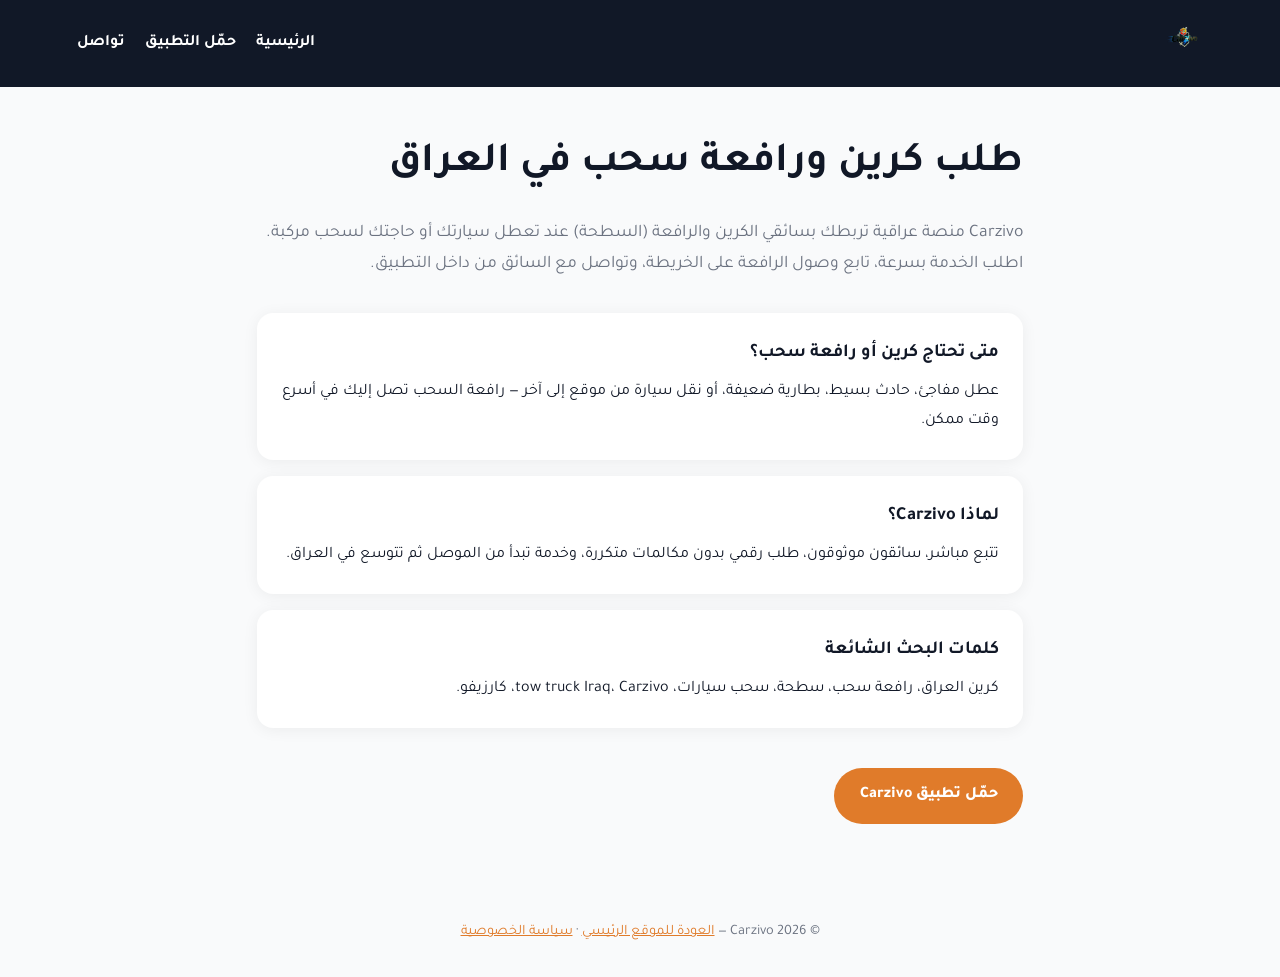
<file: krain-rafaa-sahba.html>
<!DOCTYPE html>
<html lang="ar" dir="rtl">

<head>
  <meta charset="UTF-8">
  <meta name="viewport" content="width=device-width, initial-scale=1.0">
  <title>طلب كرين ورافعة سحب في العراق | Carzivo</title>
  <meta name="description"
    content="اطلب كرين ورافعة سحب وسطحة في العراق عبر Carzivo. تتبع مباشر، سائقون موثوقون، خدمة سريعة في الموصل وباقي المدن.">
  <meta name="keywords"
    content="كرين, رافعة, رافعة سحب, سطحة, سحب سيارات, winch, tow truck, Carzivo, كارزيفو, العراق, الموصل">
  <meta name="robots" content="index, follow">
  <link rel="canonical" href="https://www.carzivo.com/krain-rafaa-sahba.html">
  <meta property="og:title" content="طلب كرين ورافعة سحب | Carzivo">
  <meta property="og:description" content="منصة Carzivo لطلب كرين ورافعة سحب في العراق مع تتبع مباشر.">
  <meta property="og:url" content="https://www.carzivo.com/krain-rafaa-sahba.html">
  <meta property="og:type" content="website">
  <link rel="icon" type="image/png" href="images/logo.png">
  <link href="https://fonts.googleapis.com/css2?family=Tajawal:wght@400;700;800&display=swap" rel="stylesheet">
  <link rel="stylesheet" href="_seo-page.css">
  <script type="application/ld+json">
  {
    "@context": "https://schema.org",
    "@type": "Service",
    "name": "كرين ورافعة سحب Carzivo",
    "serviceType": "Tow truck and crane recovery",
    "provider": {
      "@type": "Organization",
      "name": "Carzivo",
      "url": "https://www.carzivo.com"
    },
    "areaServed": {
      "@type": "Country",
      "name": "Iraq"
    },
    "description": "طلب كرين ورافعة سحب وسطحة في العراق مع تتبع مباشر عبر تطبيق Carzivo."
  }
  </script>
</head>

<body>
  <header>
    <a href="index.html"><img src="images/logo.png" alt="Carzivo كارزيفو"></a>
    <nav>
      <a href="index.html">الرئيسية</a>
      <a href="index.html#download">حمّل التطبيق</a>
      <a href="index.html#contact">تواصل</a>
    </nav>
  </header>

  <main>
    <h1>طلب كرين ورافعة سحب في العراق</h1>
    <p class="lead">
      Carzivo منصة عراقية تربطك بسائقي الكرين والرافعة (السطحة) عند تعطل سيارتك أو حاجتك لسحب مركبة.
      اطلب الخدمة بسرعة، تابع وصول الرافعة على الخريطة، وتواصل مع السائق من داخل التطبيق.
    </p>

    <div class="card">
      <h2>متى تحتاج كرين أو رافعة سحب؟</h2>
      <p>عطل مفاجئ، حادث بسيط، بطارية ضعيفة، أو نقل سيارة من موقع إلى آخر — رافعة السحب تصل إليك في أسرع وقت ممكن.</p>
    </div>

    <div class="card">
      <h2>لماذا Carzivo؟</h2>
      <p>تتبع مباشر، سائقون موثوقون، طلب رقمي بدون مكالمات متكررة، وخدمة تبدأ من الموصل ثم تتوسع في العراق.</p>
    </div>

    <div class="card">
      <h2>كلمات البحث الشائعة</h2>
      <p>كرين العراق، رافعة سحب، سطحة، سحب سيارات، tow truck Iraq، Carzivo، كارزيفو.</p>
    </div>

    <a class="cta" href="index.html#download">حمّل تطبيق Carzivo</a>
  </main>

  <footer>
    <p>© 2026 Carzivo — <a href="index.html">العودة للموقع الرئيسي</a> · <a href="privacy-policy.html">سياسة الخصوصية</a></p>
  </footer>
</body>

</html>
</file>
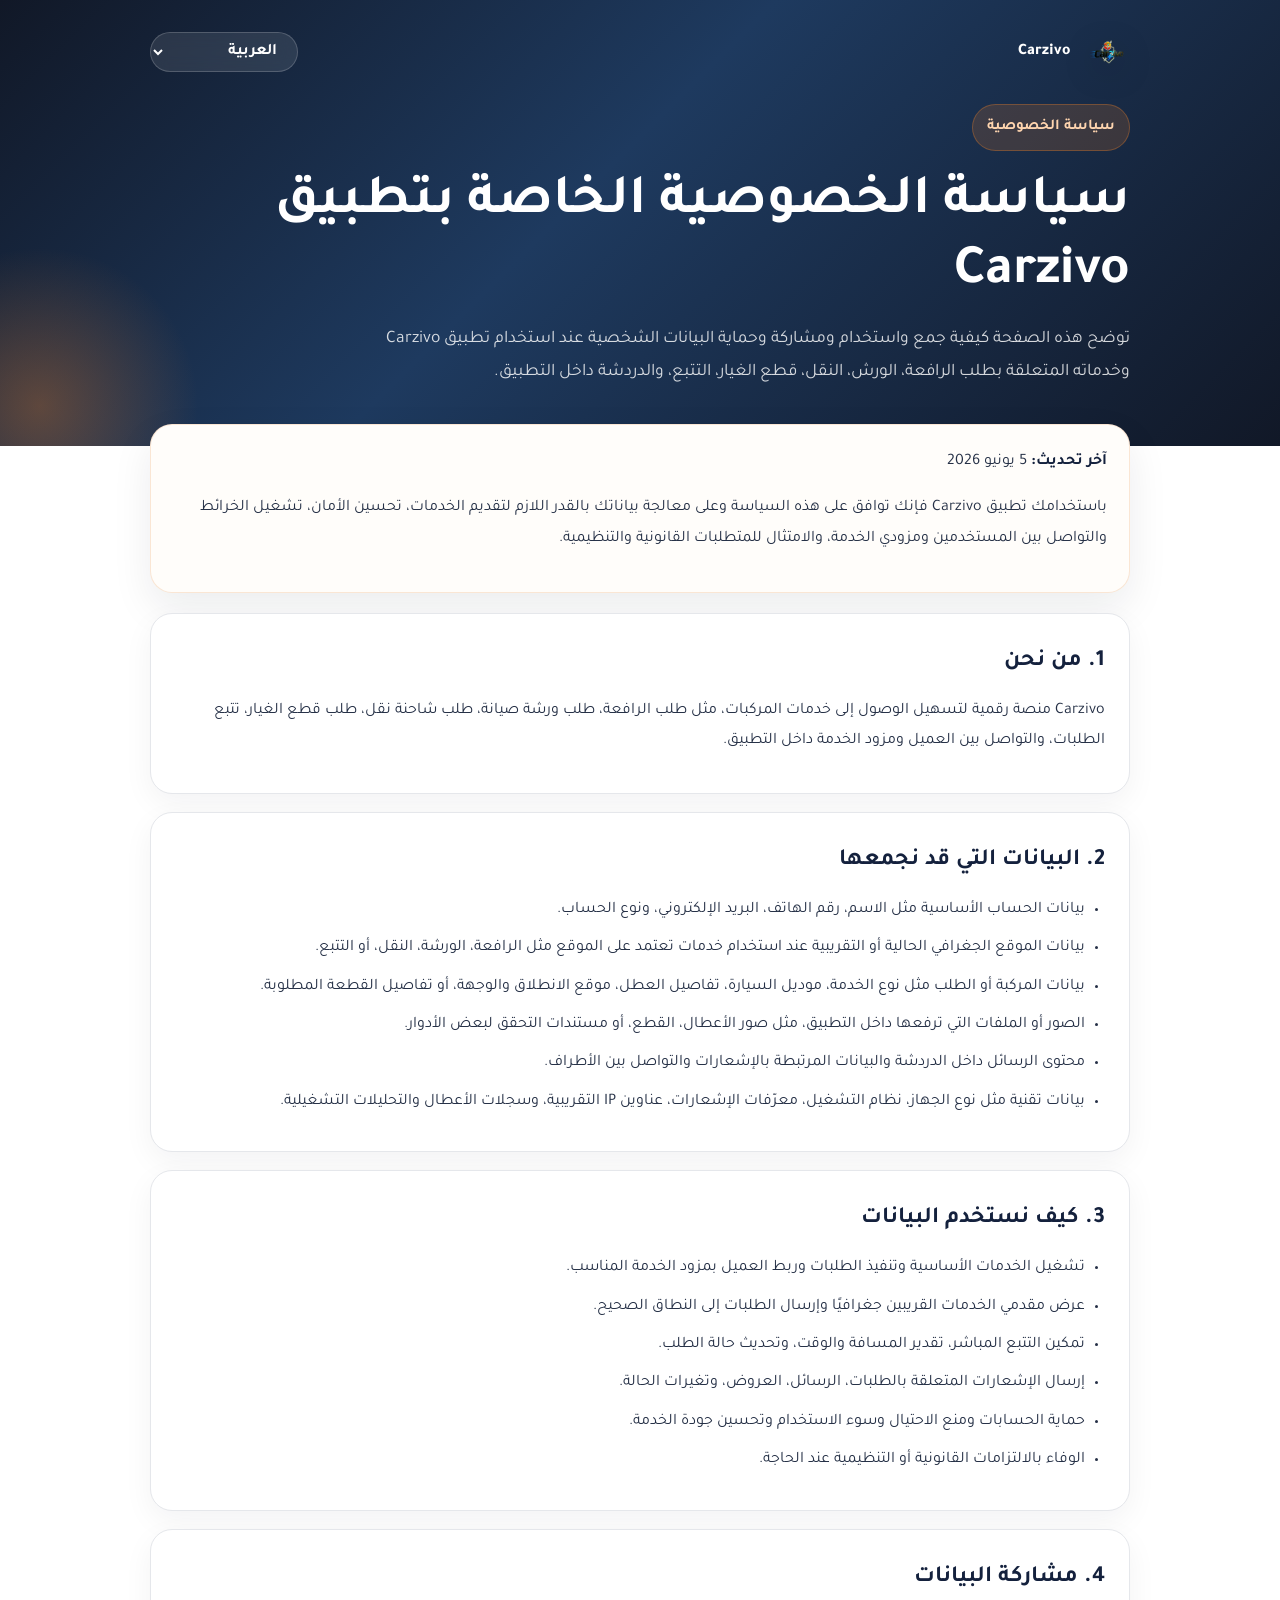
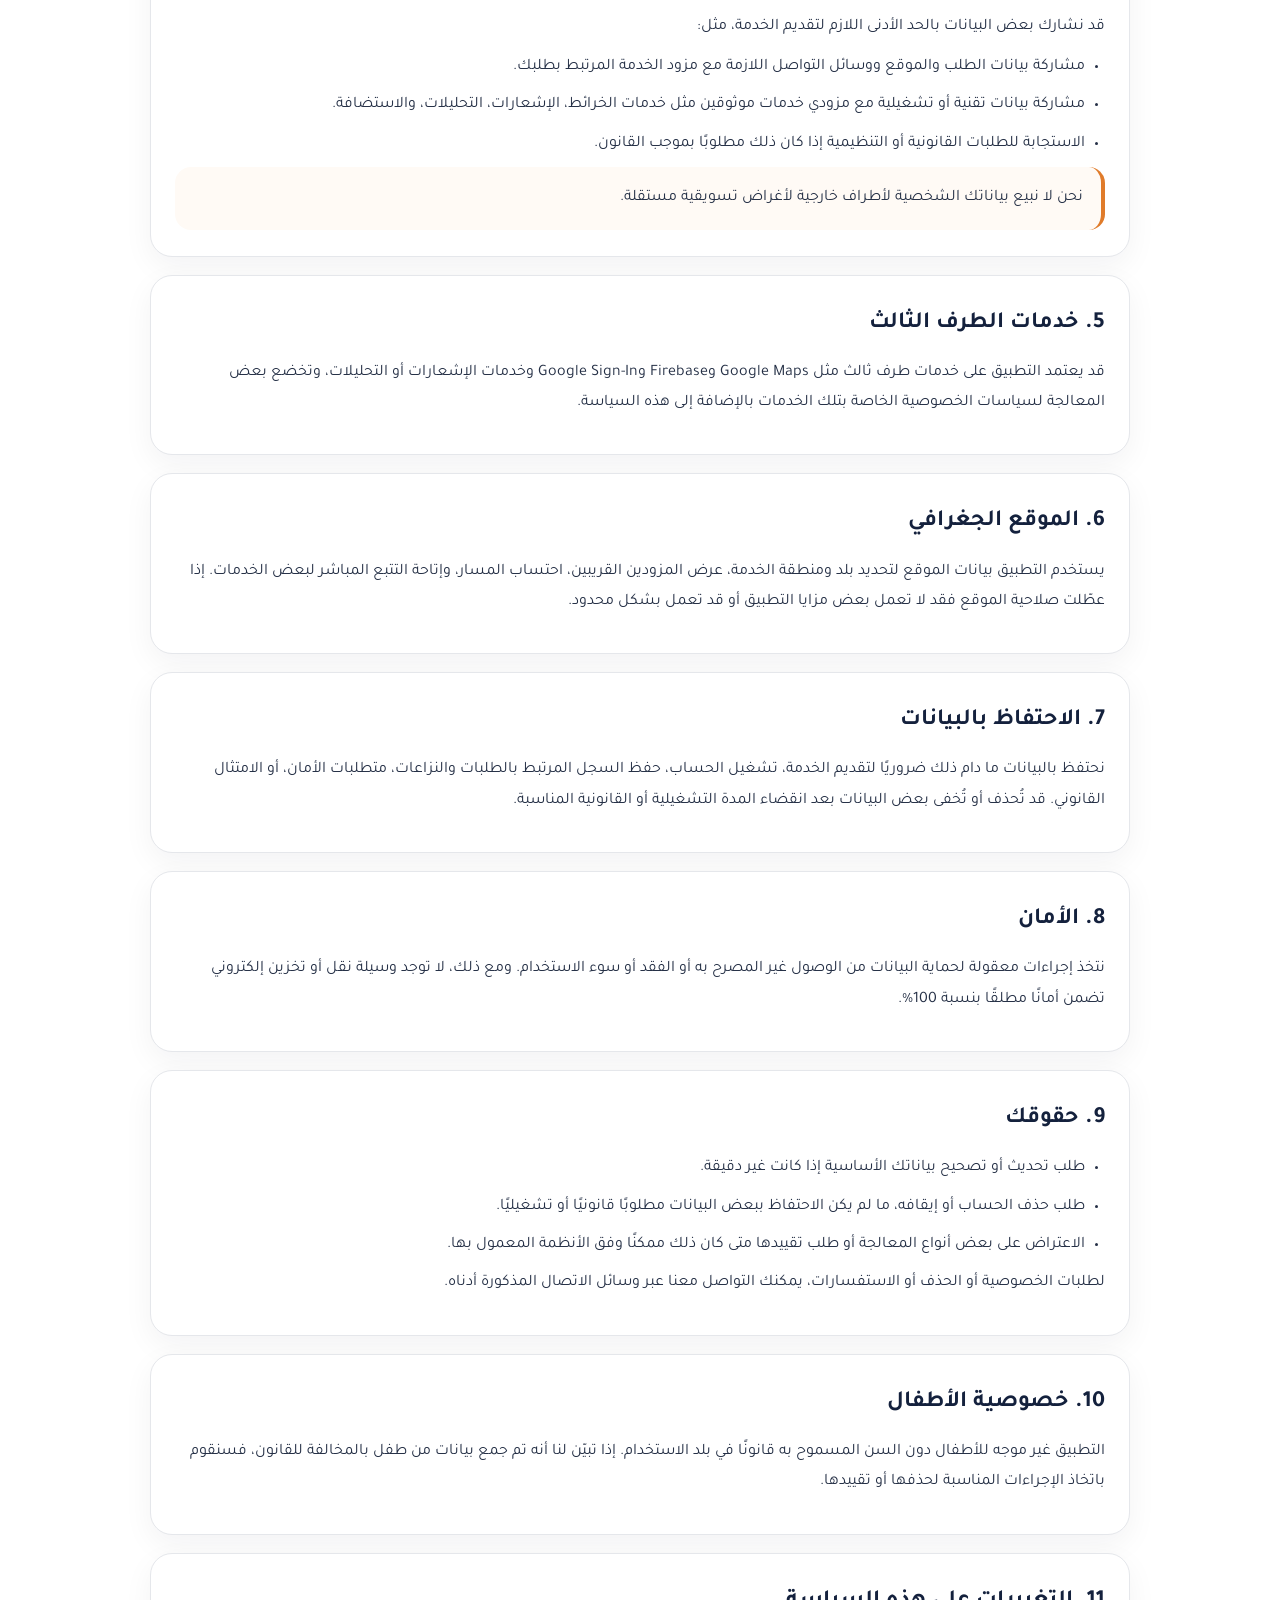
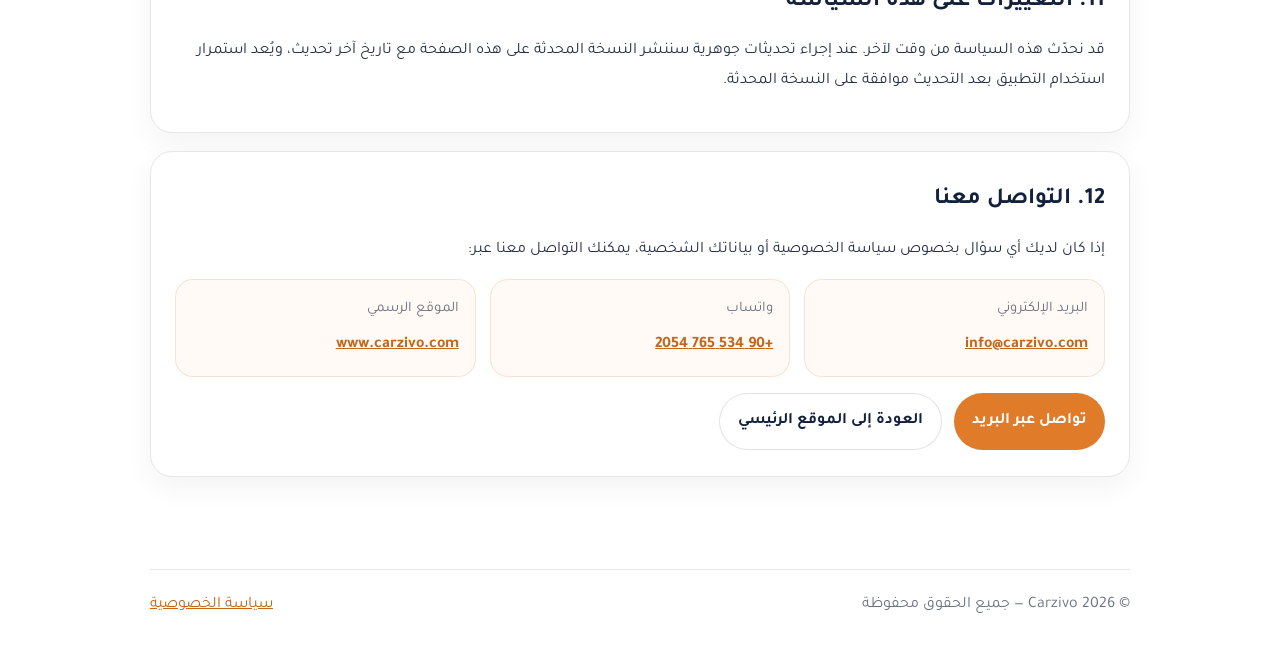
<file: privacy-policy.html>
<!DOCTYPE html>
<html lang="ar" dir="rtl">

<head>
    <meta charset="UTF-8">
    <meta name="viewport" content="width=device-width, initial-scale=1.0">
    <meta name="description"
        content="سياسة الخصوصية لتطبيق Carzivo وخدماته المتعلقة بطلب الرافعة، الورش، النقل، وقطع الغيار.">
    <meta property="og:title" content="Carzivo | سياسة الخصوصية">
    <meta property="og:description" content="تعرف على كيفية جمع واستخدام وحماية بياناتك داخل تطبيق Carzivo.">
    <meta property="og:url" content="https://www.carzivo.com/privacy-policy.html">
    <title>Carzivo | سياسة الخصوصية</title>
    <link rel="icon" type="image/png" href="images/logo.png">
    <link rel="preconnect" href="https://fonts.googleapis.com">
    <link rel="preconnect" href="https://fonts.gstatic.com" crossorigin>
    <link href="https://fonts.googleapis.com/css2?family=Tajawal:wght@400;500;700;800&display=swap" rel="stylesheet">
    <style>
        :root {
            --orange: #e07b2a;
            --orange-dark: #c4661a;
            --ink: #14213d;
            --text: #253046;
            --muted: #6b7280;
            --line: #e5e7eb;
            --bg: #fffaf5;
            --white: #ffffff;
            --card: #fffdfa;
        }

        * {
            box-sizing: border-box;
        }

        html {
            scroll-behavior: smooth;
        }

        body {
            margin: 0;
            font-family: 'Tajawal', sans-serif;
            background: linear-gradient(180deg, #fff8ef 0%, #ffffff 220px);
            color: var(--text);
            line-height: 1.9;
        }

        body.ltr {
            direction: ltr;
        }

        a {
            color: var(--orange-dark);
        }

        .hero {
            background: linear-gradient(135deg, #111827 0%, #1e3a5f 45%, #111827 100%);
            color: var(--white);
            padding: 28px 20px 56px;
            position: relative;
            overflow: hidden;
        }

        .hero::before {
            content: '';
            position: absolute;
            inset: auto auto -120px -120px;
            width: 320px;
            height: 320px;
            background: radial-gradient(circle, rgba(224, 123, 42, 0.35), transparent 70%);
            pointer-events: none;
        }

        .hero-inner,
        .content,
        .footer-inner {
            width: min(980px, calc(100% - 32px));
            margin: 0 auto;
            position: relative;
            z-index: 1;
        }

        .topbar {
            display: flex;
            justify-content: space-between;
            align-items: center;
            gap: 16px;
            margin-bottom: 28px;
            flex-wrap: wrap;
        }

        .brand {
            display: inline-flex;
            align-items: center;
            gap: 12px;
            text-decoration: none;
            color: inherit;
            font-weight: 800;
        }

        .brand img {
            width: 48px;
            height: 48px;
            object-fit: contain;
            filter: drop-shadow(0 8px 16px rgba(0, 0, 0, 0.25));
        }

        .lang-switcher {
            min-width: 148px;
            border: 1px solid rgba(255, 255, 255, 0.18);
            background: rgba(255, 255, 255, 0.1);
            color: var(--white);
            border-radius: 999px;
            padding: 10px 16px;
            font: inherit;
            font-weight: 700;
            outline: none;
            backdrop-filter: blur(8px);
        }

        .lang-switcher option {
            color: var(--ink);
            background: var(--white);
        }

        .badge {
            display: inline-block;
            background: rgba(224, 123, 42, 0.18);
            border: 1px solid rgba(224, 123, 42, 0.35);
            color: #ffd5af;
            border-radius: 999px;
            padding: 8px 14px;
            font-size: 0.95rem;
            font-weight: 700;
            margin-bottom: 18px;
        }

        h1 {
            margin: 0 0 14px;
            font-size: clamp(2rem, 5vw, 3.5rem);
            line-height: 1.25;
        }

        .hero p {
            margin: 0;
            max-width: 760px;
            color: rgba(255, 255, 255, 0.82);
            font-size: 1.1rem;
        }

        .content {
            margin-top: -22px;
            padding-bottom: 48px;
        }

        .summary {
            background: var(--card);
            border: 1px solid rgba(224, 123, 42, 0.18);
            box-shadow: 0 16px 40px rgba(17, 24, 39, 0.08);
            border-radius: 22px;
            padding: 22px;
            margin-bottom: 20px;
        }

        .summary strong {
            color: var(--ink);
        }

        .section {
            background: var(--white);
            border: 1px solid var(--line);
            border-radius: 22px;
            padding: 26px 24px;
            margin: 18px 0;
            box-shadow: 0 10px 30px rgba(17, 24, 39, 0.05);
        }

        .section h2 {
            margin: 0 0 12px;
            color: var(--ink);
            font-size: 1.45rem;
        }

        .section p {
            margin: 0 0 10px;
        }

        .section ul {
            margin: 0;
            padding-inline-start: 20px;
        }

        .section li {
            margin: 8px 0;
        }

        .notice {
            background: var(--bg);
            border-inline-start: 4px solid var(--orange);
            border-radius: 16px;
            padding: 16px 18px;
        }

        .contact-box {
            display: grid;
            grid-template-columns: repeat(auto-fit, minmax(220px, 1fr));
            gap: 14px;
            margin-top: 14px;
        }

        .contact-card {
            background: #fffaf5;
            border: 1px solid rgba(224, 123, 42, 0.18);
            border-radius: 18px;
            padding: 16px;
        }

        .contact-card .label {
            color: var(--muted);
            font-size: 0.92rem;
            margin-bottom: 6px;
        }

        .contact-card .value {
            font-weight: 700;
            word-break: break-word;
        }

        .actions {
            display: flex;
            flex-wrap: wrap;
            gap: 12px;
            margin-top: 16px;
        }

        .btn {
            display: inline-flex;
            align-items: center;
            justify-content: center;
            text-decoration: none;
            border-radius: 999px;
            padding: 12px 18px;
            font-weight: 700;
            transition: transform .2s ease, background .2s ease;
        }

        .btn-primary {
            background: var(--orange);
            color: var(--white);
        }

        .btn-primary:hover {
            background: var(--orange-dark);
            transform: translateY(-1px);
        }

        .btn-secondary {
            border: 1px solid rgba(17, 24, 39, 0.12);
            color: var(--ink);
            background: var(--white);
        }

        footer {
            padding: 26px 0 42px;
            color: var(--muted);
        }

        .footer-inner {
            display: flex;
            flex-wrap: wrap;
            justify-content: space-between;
            gap: 14px;
            border-top: 1px solid var(--line);
            padding-top: 20px;
        }

        @media (max-width: 640px) {
            .hero {
                padding-top: 22px;
            }

            .topbar {
                align-items: stretch;
            }

            .lang-switcher {
                width: 100%;
            }

            .section {
                padding: 22px 18px;
            }

            .footer-inner {
                flex-direction: column;
            }
        }
    </style>
</head>

<body>
    <header class="hero">
        <div class="hero-inner">
            <div class="topbar">
                <a class="brand" href="/">
                    <img src="images/logo.png" alt="Carzivo logo">
                    <span>Carzivo</span>
                </a>
                <select class="lang-switcher" id="languageSwitcher" aria-label="Select language">
                    <option value="ar">العربية</option>
                    <option value="en">English</option>
                    <option value="tr">Turkce</option>
                </select>
            </div>
            <div class="badge" id="badge">سياسة الخصوصية</div>
            <h1 id="heroTitle">سياسة الخصوصية الخاصة بتطبيق Carzivo</h1>
            <p id="heroSubtitle">توضح هذه الصفحة كيفية جمع واستخدام ومشاركة وحماية البيانات الشخصية عند استخدام تطبيق
                Carzivo وخدماته المتعلقة بطلب الرافعة، الورش، النقل، قطع الغيار، التتبع، والدردشة داخل التطبيق.</p>
        </div>
    </header>

    <main class="content">
        <section class="summary">
            <strong id="updatedLabel">آخر تحديث:</strong> <span id="updatedDate">5 يونيو 2026</span>
            <p id="summaryText">باستخدامك تطبيق Carzivo فإنك توافق على هذه السياسة وعلى معالجة بياناتك بالقدر اللازم
                لتقديم الخدمات، تحسين الأمان، تشغيل الخرائط والتواصل بين المستخدمين ومزودي الخدمة، والامتثال للمتطلبات
                القانونية والتنظيمية.</p>
        </section>

        <section class="section">
            <h2 id="section1Title">1. من نحن</h2>
            <p id="section1Text">Carzivo منصة رقمية لتسهيل الوصول إلى خدمات المركبات، مثل طلب الرافعة، طلب ورشة صيانة،
                طلب شاحنة نقل، طلب قطع الغيار، تتبع الطلبات، والتواصل بين العميل ومزود الخدمة داخل التطبيق.</p>
        </section>

        <section class="section">
            <h2 id="section2Title">2. البيانات التي قد نجمعها</h2>
            <ul>
                <li id="section2Item1">بيانات الحساب الأساسية مثل الاسم، رقم الهاتف، البريد الإلكتروني، ونوع الحساب.
                </li>
                <li id="section2Item2">بيانات الموقع الجغرافي الحالية أو التقريبية عند استخدام خدمات تعتمد على الموقع
                    مثل الرافعة، الورشة، النقل، أو التتبع.</li>
                <li id="section2Item3">بيانات المركبة أو الطلب مثل نوع الخدمة، موديل السيارة، تفاصيل العطل، موقع
                    الانطلاق والوجهة، أو تفاصيل القطعة المطلوبة.</li>
                <li id="section2Item4">الصور أو الملفات التي ترفعها داخل التطبيق، مثل صور الأعطال، القطع، أو مستندات
                    التحقق لبعض الأدوار.</li>
                <li id="section2Item5">محتوى الرسائل داخل الدردشة والبيانات المرتبطة بالإشعارات والتواصل بين الأطراف.
                </li>
                <li id="section2Item6">بيانات تقنية مثل نوع الجهاز، نظام التشغيل، معرّفات الإشعارات، عناوين IP
                    التقريبية، وسجلات الأعطال والتحليلات التشغيلية.</li>
            </ul>
        </section>

        <section class="section">
            <h2 id="section3Title">3. كيف نستخدم البيانات</h2>
            <ul>
                <li id="section3Item1">تشغيل الخدمات الأساسية وتنفيذ الطلبات وربط العميل بمزود الخدمة المناسب.</li>
                <li id="section3Item2">عرض مقدمي الخدمات القريبين جغرافيًا وإرسال الطلبات إلى النطاق الصحيح.</li>
                <li id="section3Item3">تمكين التتبع المباشر، تقدير المسافة والوقت، وتحديث حالة الطلب.</li>
                <li id="section3Item4">إرسال الإشعارات المتعلقة بالطلبات، الرسائل، العروض، وتغيرات الحالة.</li>
                <li id="section3Item5">حماية الحسابات ومنع الاحتيال وسوء الاستخدام وتحسين جودة الخدمة.</li>
                <li id="section3Item6">الوفاء بالالتزامات القانونية أو التنظيمية عند الحاجة.</li>
            </ul>
        </section>

        <section class="section">
            <h2 id="section4Title">4. مشاركة البيانات</h2>
            <p id="section4Text">قد نشارك بعض البيانات بالحد الأدنى اللازم لتقديم الخدمة، مثل:</p>
            <ul>
                <li id="section4Item1">مشاركة بيانات الطلب والموقع ووسائل التواصل اللازمة مع مزود الخدمة المرتبط بطلبك.
                </li>
                <li id="section4Item2">مشاركة بيانات تقنية أو تشغيلية مع مزودي خدمات موثوقين مثل خدمات الخرائط،
                    الإشعارات، التحليلات، والاستضافة.</li>
                <li id="section4Item3">الاستجابة للطلبات القانونية أو التنظيمية إذا كان ذلك مطلوبًا بموجب القانون.</li>
            </ul>
            <div class="notice" id="section4Notice">نحن لا نبيع بياناتك الشخصية لأطراف خارجية لأغراض تسويقية مستقلة.
            </div>
        </section>

        <section class="section">
            <h2 id="section5Title">5. خدمات الطرف الثالث</h2>
            <p id="section5Text">قد يعتمد التطبيق على خدمات طرف ثالث مثل Google Maps وFirebase وGoogle Sign-In وخدمات
                الإشعارات أو التحليلات، وتخضع بعض المعالجة لسياسات الخصوصية الخاصة بتلك الخدمات بالإضافة إلى هذه
                السياسة.</p>
        </section>

        <section class="section">
            <h2 id="section6Title">6. الموقع الجغرافي</h2>
            <p id="section6Text">يستخدم التطبيق بيانات الموقع لتحديد بلد ومنطقة الخدمة، عرض المزودين القريبين، احتساب
                المسار، وإتاحة التتبع المباشر لبعض الخدمات. إذا عطّلت صلاحية الموقع فقد لا تعمل بعض مزايا التطبيق أو قد
                تعمل بشكل محدود.</p>
        </section>

        <section class="section">
            <h2 id="section7Title">7. الاحتفاظ بالبيانات</h2>
            <p id="section7Text">نحتفظ بالبيانات ما دام ذلك ضروريًا لتقديم الخدمة، تشغيل الحساب، حفظ السجل المرتبط
                بالطلبات والنزاعات، متطلبات الأمان، أو الامتثال القانوني. قد تُحذف أو تُخفى بعض البيانات بعد انقضاء
                المدة التشغيلية أو القانونية المناسبة.</p>
        </section>

        <section class="section">
            <h2 id="section8Title">8. الأمان</h2>
            <p id="section8Text">نتخذ إجراءات معقولة لحماية البيانات من الوصول غير المصرح به أو الفقد أو سوء الاستخدام.
                ومع ذلك، لا توجد وسيلة نقل أو تخزين إلكتروني تضمن أمانًا مطلقًا بنسبة 100%.</p>
        </section>

        <section class="section">
            <h2 id="section9Title">9. حقوقك</h2>
            <ul>
                <li id="section9Item1">طلب تحديث أو تصحيح بياناتك الأساسية إذا كانت غير دقيقة.</li>
                <li id="section9Item2">طلب حذف الحساب أو إيقافه، ما لم يكن الاحتفاظ ببعض البيانات مطلوبًا قانونيًا أو
                    تشغيليًا.</li>
                <li id="section9Item3">الاعتراض على بعض أنواع المعالجة أو طلب تقييدها متى كان ذلك ممكنًا وفق الأنظمة
                    المعمول بها.</li>
            </ul>
            <p id="section9Text">لطلبات الخصوصية أو الحذف أو الاستفسارات، يمكنك التواصل معنا عبر وسائل الاتصال المذكورة
                أدناه.</p>
        </section>

        <section class="section">
            <h2 id="section10Title">10. خصوصية الأطفال</h2>
            <p id="section10Text">التطبيق غير موجه للأطفال دون السن المسموح به قانونًا في بلد الاستخدام. إذا تبيّن لنا
                أنه تم جمع بيانات من طفل بالمخالفة للقانون، فسنقوم باتخاذ الإجراءات المناسبة لحذفها أو تقييدها.</p>
        </section>

        <section class="section">
            <h2 id="section11Title">11. التغييرات على هذه السياسة</h2>
            <p id="section11Text">قد نحدّث هذه السياسة من وقت لآخر. عند إجراء تحديثات جوهرية سننشر النسخة المحدثة على
                هذه الصفحة مع تاريخ آخر تحديث، ويُعد استمرار استخدام التطبيق بعد التحديث موافقة على النسخة المحدثة.</p>
        </section>

        <section class="section">
            <h2 id="section12Title">12. التواصل معنا</h2>
            <p id="section12Text">إذا كان لديك أي سؤال بخصوص سياسة الخصوصية أو بياناتك الشخصية، يمكنك التواصل معنا عبر:
            </p>
            <div class="contact-box">
                <div class="contact-card">
                    <div class="label" id="contactEmailLabel">البريد الإلكتروني</div>
                    <div class="value"><a href="mailto:info@carzivo.com">info@carzivo.com</a></div>
                </div>
                <div class="contact-card">
                    <div class="label" id="contactWhatsAppLabel">واتساب</div>
                    <div class="value"><a href="https://wa.me/905347652054" target="_blank" rel="noopener">+90 534 765
                            2054</a></div>
                </div>
                <div class="contact-card">
                    <div class="label" id="contactWebsiteLabel">الموقع الرسمي</div>
                    <div class="value"><a href="https://www.carzivo.com" target="_blank"
                            rel="noopener">www.carzivo.com</a></div>
                </div>
            </div>
            <div class="actions">
                <a class="btn btn-primary" href="mailto:info@carzivo.com" id="contactButton">تواصل عبر البريد</a>
                <a class="btn btn-secondary" href="/" id="backButton">العودة إلى الموقع الرئيسي</a>
            </div>
        </section>
    </main>

    <footer>
        <div class="footer-inner">
            <div id="footerCopy">© 2026 Carzivo — جميع الحقوق محفوظة</div>
            <div><a href="/privacy-policy.html" id="footerPolicyLink">سياسة الخصوصية</a></div>
        </div>
    </footer>

    <script>
        const translations = {
            ar: {
                dir: 'rtl',
                pageTitle: 'Carzivo | سياسة الخصوصية',
                metaDescription: 'سياسة الخصوصية لتطبيق Carzivo وخدماته المتعلقة بطلب الرافعة، الورش، النقل، وقطع الغيار.',
                ogTitle: 'Carzivo | سياسة الخصوصية',
                ogDescription: 'تعرف على كيفية جمع واستخدام وحماية بياناتك داخل تطبيق Carzivo.',
                badge: 'سياسة الخصوصية',
                heroTitle: 'سياسة الخصوصية الخاصة بتطبيق Carzivo',
                heroSubtitle: 'توضح هذه الصفحة كيفية جمع واستخدام ومشاركة وحماية البيانات الشخصية عند استخدام تطبيق Carzivo وخدماته المتعلقة بطلب الرافعة، الورش، النقل، قطع الغيار، التتبع، والدردشة داخل التطبيق.',
                updatedLabel: 'آخر تحديث:',
                updatedDate: '5 يونيو 2026',
                summaryText: 'باستخدامك تطبيق Carzivo فإنك توافق على هذه السياسة وعلى معالجة بياناتك بالقدر اللازم لتقديم الخدمات، تحسين الأمان، تشغيل الخرائط والتواصل بين المستخدمين ومزودي الخدمة، والامتثال للمتطلبات القانونية والتنظيمية.',
                section1Title: '1. من نحن',
                section1Text: 'Carzivo منصة رقمية لتسهيل الوصول إلى خدمات المركبات، مثل طلب الرافعة، طلب ورشة صيانة، طلب شاحنة نقل، طلب قطع الغيار، تتبع الطلبات، والتواصل بين العميل ومزود الخدمة داخل التطبيق.',
                section2Title: '2. البيانات التي قد نجمعها',
                section2Item1: 'بيانات الحساب الأساسية مثل الاسم، رقم الهاتف، البريد الإلكتروني، ونوع الحساب.',
                section2Item2: 'بيانات الموقع الجغرافي الحالية أو التقريبية عند استخدام خدمات تعتمد على الموقع مثل الرافعة، الورشة، النقل، أو التتبع.',
                section2Item3: 'بيانات المركبة أو الطلب مثل نوع الخدمة، موديل السيارة، تفاصيل العطل، موقع الانطلاق والوجهة، أو تفاصيل القطعة المطلوبة.',
                section2Item4: 'الصور أو الملفات التي ترفعها داخل التطبيق، مثل صور الأعطال، القطع، أو مستندات التحقق لبعض الأدوار.',
                section2Item5: 'محتوى الرسائل داخل الدردشة والبيانات المرتبطة بالإشعارات والتواصل بين الأطراف.',
                section2Item6: 'بيانات تقنية مثل نوع الجهاز، نظام التشغيل، معرّفات الإشعارات، عناوين IP التقريبية، وسجلات الأعطال والتحليلات التشغيلية.',
                section3Title: '3. كيف نستخدم البيانات',
                section3Item1: 'تشغيل الخدمات الأساسية وتنفيذ الطلبات وربط العميل بمزود الخدمة المناسب.',
                section3Item2: 'عرض مقدمي الخدمات القريبين جغرافيًا وإرسال الطلبات إلى النطاق الصحيح.',
                section3Item3: 'تمكين التتبع المباشر، تقدير المسافة والوقت، وتحديث حالة الطلب.',
                section3Item4: 'إرسال الإشعارات المتعلقة بالطلبات، الرسائل، العروض، وتغيرات الحالة.',
                section3Item5: 'حماية الحسابات ومنع الاحتيال وسوء الاستخدام وتحسين جودة الخدمة.',
                section3Item6: 'الوفاء بالالتزامات القانونية أو التنظيمية عند الحاجة.',
                section4Title: '4. مشاركة البيانات',
                section4Text: 'قد نشارك بعض البيانات بالحد الأدنى اللازم لتقديم الخدمة، مثل:',
                section4Item1: 'مشاركة بيانات الطلب والموقع ووسائل التواصل اللازمة مع مزود الخدمة المرتبط بطلبك.',
                section4Item2: 'مشاركة بيانات تقنية أو تشغيلية مع مزودي خدمات موثوقين مثل خدمات الخرائط، الإشعارات، التحليلات، والاستضافة.',
                section4Item3: 'الاستجابة للطلبات القانونية أو التنظيمية إذا كان ذلك مطلوبًا بموجب القانون.',
                section4Notice: 'نحن لا نبيع بياناتك الشخصية لأطراف خارجية لأغراض تسويقية مستقلة.',
                section5Title: '5. خدمات الطرف الثالث',
                section5Text: 'قد يعتمد التطبيق على خدمات طرف ثالث مثل Google Maps وFirebase وGoogle Sign-In وخدمات الإشعارات أو التحليلات، وتخضع بعض المعالجة لسياسات الخصوصية الخاصة بتلك الخدمات بالإضافة إلى هذه السياسة.',
                section6Title: '6. الموقع الجغرافي',
                section6Text: 'يستخدم التطبيق بيانات الموقع لتحديد بلد ومنطقة الخدمة، عرض المزودين القريبين، احتساب المسار، وإتاحة التتبع المباشر لبعض الخدمات. إذا عطّلت صلاحية الموقع فقد لا تعمل بعض مزايا التطبيق أو قد تعمل بشكل محدود.',
                section7Title: '7. الاحتفاظ بالبيانات',
                section7Text: 'نحتفظ بالبيانات ما دام ذلك ضروريًا لتقديم الخدمة، تشغيل الحساب، حفظ السجل المرتبط بالطلبات والنزاعات، متطلبات الأمان، أو الامتثال القانوني. قد تُحذف أو تُخفى بعض البيانات بعد انقضاء المدة التشغيلية أو القانونية المناسبة.',
                section8Title: '8. الأمان',
                section8Text: 'نتخذ إجراءات معقولة لحماية البيانات من الوصول غير المصرح به أو الفقد أو سوء الاستخدام. ومع ذلك، لا توجد وسيلة نقل أو تخزين إلكتروني تضمن أمانًا مطلقًا بنسبة 100%.',
                section9Title: '9. حقوقك',
                section9Item1: 'طلب تحديث أو تصحيح بياناتك الأساسية إذا كانت غير دقيقة.',
                section9Item2: 'طلب حذف الحساب أو إيقافه، ما لم يكن الاحتفاظ ببعض البيانات مطلوبًا قانونيًا أو تشغيليًا.',
                section9Item3: 'الاعتراض على بعض أنواع المعالجة أو طلب تقييدها متى كان ذلك ممكنًا وفق الأنظمة المعمول بها.',
                section9Text: 'لطلبات الخصوصية أو الحذف أو الاستفسارات، يمكنك التواصل معنا عبر وسائل الاتصال المذكورة أدناه.',
                section10Title: '10. خصوصية الأطفال',
                section10Text: 'التطبيق غير موجه للأطفال دون السن المسموح به قانونًا في بلد الاستخدام. إذا تبيّن لنا أنه تم جمع بيانات من طفل بالمخالفة للقانون، فسنقوم باتخاذ الإجراءات المناسبة لحذفها أو تقييدها.',
                section11Title: '11. التغييرات على هذه السياسة',
                section11Text: 'قد نحدّث هذه السياسة من وقت لآخر. عند إجراء تحديثات جوهرية سننشر النسخة المحدثة على هذه الصفحة مع تاريخ آخر تحديث، ويُعد استمرار استخدام التطبيق بعد التحديث موافقة على النسخة المحدثة.',
                section12Title: '12. التواصل معنا',
                section12Text: 'إذا كان لديك أي سؤال بخصوص سياسة الخصوصية أو بياناتك الشخصية، يمكنك التواصل معنا عبر:',
                contactEmailLabel: 'البريد الإلكتروني',
                contactWhatsAppLabel: 'واتساب',
                contactWebsiteLabel: 'الموقع الرسمي',
                contactButton: 'تواصل عبر البريد',
                backButton: 'العودة إلى الموقع الرئيسي',
                footerCopy: '© 2026 Carzivo — جميع الحقوق محفوظة',
                footerPolicyLink: 'سياسة الخصوصية'
            },
            en: {
                dir: 'ltr',
                pageTitle: 'Carzivo | Privacy Policy',
                metaDescription: 'Privacy Policy for the Carzivo app and its towing, workshop, transport, and spare parts services.',
                ogTitle: 'Carzivo | Privacy Policy',
                ogDescription: 'Learn how Carzivo collects, uses, shares, and protects your data.',
                badge: 'Privacy Policy',
                heroTitle: 'Privacy Policy for the Carzivo App',
                heroSubtitle: 'This page explains how Carzivo collects, uses, shares, and protects personal data when you use the app and its towing, workshop, transport, spare parts, tracking, and in-app chat services.',
                updatedLabel: 'Last updated:',
                updatedDate: 'June 5, 2026',
                summaryText: 'By using Carzivo, you agree to this policy and to the processing of your data to the extent necessary to deliver services, improve security, operate maps and communication features, and comply with legal and regulatory requirements.',
                section1Title: '1. Who We Are',
                section1Text: 'Carzivo is a digital platform that helps users access vehicle-related services such as towing, workshop requests, truck transport, spare parts requests, order tracking, and communication between customers and service providers inside the app.',
                section2Title: '2. Data We May Collect',
                section2Item1: 'Basic account details such as your name, phone number, email address, and account type.',
                section2Item2: 'Current or approximate location data when using location-based services such as towing, workshops, transport, or tracking.',
                section2Item3: 'Vehicle or request details such as service type, car model, breakdown information, pickup and destination points, or requested spare part details.',
                section2Item4: 'Photos or files you upload in the app, including fault images, part images, or verification documents for certain roles.',
                section2Item5: 'Chat content and data related to notifications and communications between the parties involved in a request.',
                section2Item6: 'Technical data such as device type, operating system, notification identifiers, approximate IP-based data, crash logs, and operational analytics.',
                section3Title: '3. How We Use Data',
                section3Item1: 'To operate core services, process requests, and connect customers with the appropriate service provider.',
                section3Item2: 'To show nearby service providers and route requests to the correct service area.',
                section3Item3: 'To enable live tracking, estimate distance and time, and update request status.',
                section3Item4: 'To send notifications related to requests, messages, offers, and status changes.',
                section3Item5: 'To protect accounts, prevent fraud and misuse, and improve service quality.',
                section3Item6: 'To comply with legal or regulatory obligations when required.',
                section4Title: '4. Data Sharing',
                section4Text: 'We may share limited data only as necessary to provide the service, such as:',
                section4Item1: 'Sharing request, location, and relevant contact details with the service provider assigned to your request.',
                section4Item2: 'Sharing technical or operational data with trusted service providers such as maps, notifications, analytics, and hosting services.',
                section4Item3: 'Responding to legal or regulatory requests when required by law.',
                section4Notice: 'We do not sell your personal data to third parties for independent marketing purposes.',
                section5Title: '5. Third-Party Services',
                section5Text: 'The app may rely on third-party services such as Google Maps, Firebase, Google Sign-In, notification services, or analytics tools. Some processing may therefore also be subject to those providers\' privacy policies.',
                section6Title: '6. Location Data',
                section6Text: 'The app uses location data to determine the service country and area, show nearby providers, calculate routes, and support live tracking for some services. If you disable location permission, some features may not work or may work in a limited manner.',
                section7Title: '7. Data Retention',
                section7Text: 'We retain data as long as necessary to provide the service, operate accounts, maintain records related to requests and disputes, meet security needs, or comply with legal obligations. Some data may be deleted or anonymized after the relevant period ends.',
                section8Title: '8. Security',
                section8Text: 'We take reasonable measures to protect data from unauthorized access, loss, or misuse. However, no method of transmission or electronic storage can guarantee absolute security.',
                section9Title: '9. Your Rights',
                section9Item1: 'Request updates or corrections to your personal data if it is inaccurate.',
                section9Item2: 'Request deletion or deactivation of your account, unless some data must be retained for legal or operational reasons.',
                section9Item3: 'Object to certain processing activities or request their restriction where applicable under relevant laws.',
                section9Text: 'For privacy, deletion, or data-related questions, you may contact us using the contact details below.',
                section10Title: '10. Children\'s Privacy',
                section10Text: 'The app is not intended for children below the legally permitted age in the country of use. If we learn that data from a child has been collected unlawfully, we will take appropriate steps to delete or restrict it.',
                section11Title: '11. Changes to This Policy',
                section11Text: 'We may update this policy from time to time. When material changes are made, the latest version will be posted on this page with an updated date. Continued use of the app after the update means acceptance of the revised policy.',
                section12Title: '12. Contact Us',
                section12Text: 'If you have any questions about this Privacy Policy or your personal data, you can contact us through:',
                contactEmailLabel: 'Email',
                contactWhatsAppLabel: 'WhatsApp',
                contactWebsiteLabel: 'Official Website',
                contactButton: 'Contact by Email',
                backButton: 'Back to Main Website',
                footerCopy: '© 2026 Carzivo — All rights reserved',
                footerPolicyLink: 'Privacy Policy'
            },
            tr: {
                dir: 'ltr',
                pageTitle: 'Carzivo | Gizlilik Politikasi',
                metaDescription: 'Carzivo uygulamasi ve cekici, servis, tasima ve yedek parca hizmetleri icin gizlilik politikasi.',
                ogTitle: 'Carzivo | Gizlilik Politikasi',
                ogDescription: 'Carzivo verilerinizi nasil toplar, kullanir, paylasir ve korur ogrenin.',
                badge: 'Gizlilik Politikasi',
                heroTitle: 'Carzivo Uygulamasi Gizlilik Politikasi',
                heroSubtitle: 'Bu sayfa, Carzivo uygulamasini ve cekici, servis, tasima, yedek parca, takip ve uygulama ici sohbet hizmetlerini kullanirken kisisel verilerin nasil toplandigini, kullanildigini, paylasildigini ve korundugunu aciklar.',
                updatedLabel: 'Son guncelleme:',
                updatedDate: '5 Haziran 2026',
                summaryText: 'Carzivo uygulamasini kullanarak, hizmetlerin sunulmasi, guvenligin iyilestirilmesi, harita ve iletisim ozelliklerinin calistirilmasi ve yasal yukumluluklere uyum saglanmasi icin verilerinizin bu politika kapsaminda islenmesini kabul etmis olursunuz.',
                section1Title: '1. Biz Kimiz',
                section1Text: 'Carzivo; cekici, servis talebi, kamyon tasima, yedek parca talebi, siparis takibi ve musteri ile hizmet saglayici arasindaki uygulama ici iletisimi kolaylastiran dijital bir platformdur.',
                section2Title: '2. Toplayabilecegimiz Veriler',
                section2Item1: 'Adiniz, telefon numaraniz, e-posta adresiniz ve hesap turunuz gibi temel hesap bilgileri.',
                section2Item2: 'Cekici, servis, tasima veya takip gibi konum tabanli hizmetleri kullanirken mevcut veya yaklasik konum verileri.',
                section2Item3: 'Hizmet tipi, arac modeli, ariza bilgileri, alis ve teslim noktasi veya talep edilen yedek parca detaylari gibi arac ya da talep bilgileri.',
                section2Item4: 'Uygulama icinde yuklediginiz ariza fotograflari, parca gorselleri veya belirli roller icin dogrulama belgeleri gibi dosyalar.',
                section2Item5: 'Sohbet icerigi ve talebe dahil taraflar arasindaki bildirim ve iletisim verileri.',
                section2Item6: 'Cihaz tipi, isletim sistemi, bildirim kimlikleri, yaklasik IP tabanli veriler, hata kayitlari ve operasyonel analizler gibi teknik veriler.',
                section3Title: '3. Verileri Nasil Kullaniriz',
                section3Item1: 'Temel hizmetleri calistirmak, talepleri islemek ve musterileri uygun hizmet saglayicilarla eslestirmek icin.',
                section3Item2: 'Yakin hizmet saglayicilarini gostermek ve talepleri dogru hizmet bolgesine yonlendirmek icin.',
                section3Item3: 'Canli takip, mesafe ve sure tahmini ve talep durumu guncellemeleri icin.',
                section3Item4: 'Talep, mesaj, teklif ve durum degisiklikleriyle ilgili bildirimler gondermek icin.',
                section3Item5: 'Hesaplari korumak, dolandiriciligi ve kotuye kullanimi onlemek ve hizmet kalitesini gelistirmek icin.',
                section3Item6: 'Gerekli oldugunda yasal veya duzenleyici yukumluluklere uymak icin.',
                section4Title: '4. Veri Paylasimi',
                section4Text: 'Verileri yalnizca hizmetin sunulmasi icin gerekli oldugu olcude paylasabiliriz. Ornegin:',
                section4Item1: 'Talebinizle ilgilenen hizmet saglayiciyla talep, konum ve gerekli iletisim bilgilerinin paylasilmasi.',
                section4Item2: 'Harita, bildirim, analiz ve barindirma gibi alanlarda destek veren guvenilir teknik saglayicilarla teknik veya operasyonel verilerin paylasilmasi.',
                section4Item3: 'Yasa gerektiriyorsa yasal veya duzenleyici taleplere yanit verilmesi.',
                section4Notice: 'Kisisel verilerinizi bagimsiz pazarlama amaclariyla ucuncu taraflara satmayiz.',
                section5Title: '5. Ucuncu Taraf Hizmetleri',
                section5Text: 'Uygulama; Google Maps, Firebase, Google Sign-In, bildirim hizmetleri veya analiz araclari gibi ucuncu taraf hizmetlerine dayanabilir. Bu nedenle bazi veri isleme faaliyetleri ilgili saglayicilarin gizlilik politikalarina da tabi olabilir.',
                section6Title: '6. Konum Verileri',
                section6Text: 'Uygulama, hizmet ulkesi ve bolgesini belirlemek, yakin saglayicilari gostermek, rota hesaplamak ve bazi hizmetlerde canli takibi desteklemek icin konum verilerini kullanir. Konum iznini kapatirsaniz bazi ozellikler calismayabilir veya kisitli calisabilir.',
                section7Title: '7. Veri Saklama',
                section7Text: 'Verileri, hizmet sunumu, hesap isletimi, talepler ve uyusmazliklarla ilgili kayitlarin tutulmasi, guvenlik ihtiyaclari ve yasal yukumlulukler icin gerekli oldugu sure boyunca saklariz. Ilgili sure sonunda bazi veriler silinebilir veya anonimlestirilebilir.',
                section8Title: '8. Guvenlik',
                section8Text: 'Verileri yetkisiz erisim, kayip veya kotuye kullanimdan korumak icin makul onlemler aliriz. Ancak hicbir elektronik iletim veya depolama yontemi mutlak guvenlik saglayamaz.',
                section9Title: '9. Haklariniz',
                section9Item1: 'Yanlis veya eksikse kisisel verilerinizin guncellenmesini ya da duzeltilmesini isteme hakki.',
                section9Item2: 'Yasal veya operasyonel nedenlerle saklanmasi gerekmiyorsa hesabin silinmesini veya devre disi birakilmasini isteme hakki.',
                section9Item3: 'Gecerli hukuk kapsaminda belirli veri isleme faaliyetlerine itiraz etme veya kisitlama talep etme hakki.',
                section9Text: 'Gizlilik, silme veya verilerinizle ilgili sorular icin asagidaki iletisim kanallarindan bize ulasabilirsiniz.',
                section10Title: '10. Cocuklarin Gizliligi',
                section10Text: 'Uygulama, kullanildigi ulkede yasal olarak izin verilen yasin altindaki cocuklar icin tasarlanmamistir. Bir cocuga ait verilerin hukuka aykiri sekilde toplandigini ogrenmemiz halinde, silme veya kisitlama icin uygun adimlari atariz.',
                section11Title: '11. Bu Politikadaki Degisiklikler',
                section11Text: 'Bu politikayi zaman zaman guncelleyebiliriz. Onemli degisiklikler yapildiginda guncel surum bu sayfada yeni tarih ile yayinlanir. Guncellemeden sonra uygulamayi kullanmaya devam etmeniz, revize edilmis politikayi kabul ettiginiz anlamina gelir.',
                section12Title: '12. Iletisim',
                section12Text: 'Bu Gizlilik Politikasi veya kisisel verileriniz hakkinda sorulariniz varsa bize su yollarla ulasabilirsiniz:',
                contactEmailLabel: 'E-posta',
                contactWhatsAppLabel: 'WhatsApp',
                contactWebsiteLabel: 'Resmi Web Sitesi',
                contactButton: 'E-posta ile iletisime gec',
                backButton: 'Ana Siteye Don',
                footerCopy: '© 2026 Carzivo — Tum haklari saklidir',
                footerPolicyLink: 'Gizlilik Politikasi'
            }
        };

        function applyLanguage(lang) {
            const locale = translations[lang] || translations.ar;
            const html = document.documentElement;
            html.lang = lang;
            html.dir = locale.dir;
            document.body.classList.toggle('ltr', locale.dir === 'ltr');
            document.title = locale.pageTitle;

            const metaDescription = document.querySelector('meta[name="description"]');
            const ogTitle = document.querySelector('meta[property="og:title"]');
            const ogDescription = document.querySelector('meta[property="og:description"]');

            if (metaDescription) {
                metaDescription.setAttribute('content', locale.metaDescription);
            }
            if (ogTitle) {
                ogTitle.setAttribute('content', locale.ogTitle);
            }
            if (ogDescription) {
                ogDescription.setAttribute('content', locale.ogDescription);
            }

            Object.keys(locale).forEach(function (key) {
                if (["dir", "pageTitle", "metaDescription", "ogTitle", "ogDescription"].includes(key)) {
                    return;
                }

                const element = document.getElementById(key);
                if (element) {
                    element.textContent = locale[key];
                }
            });

            const switcher = document.getElementById('languageSwitcher');
            if (switcher && switcher.value !== lang) {
                switcher.value = lang;
            }

            localStorage.setItem('carzivo-language', lang);
        }

        document.getElementById('languageSwitcher').addEventListener('change', function (event) {
            applyLanguage(event.target.value);
        });

        const storedLang = localStorage.getItem('carzivo-language');
        const initialLang = translations[storedLang] ? storedLang : 'ar';
        applyLanguage(initialLang);
    </script>
</body>

</html>
</file>
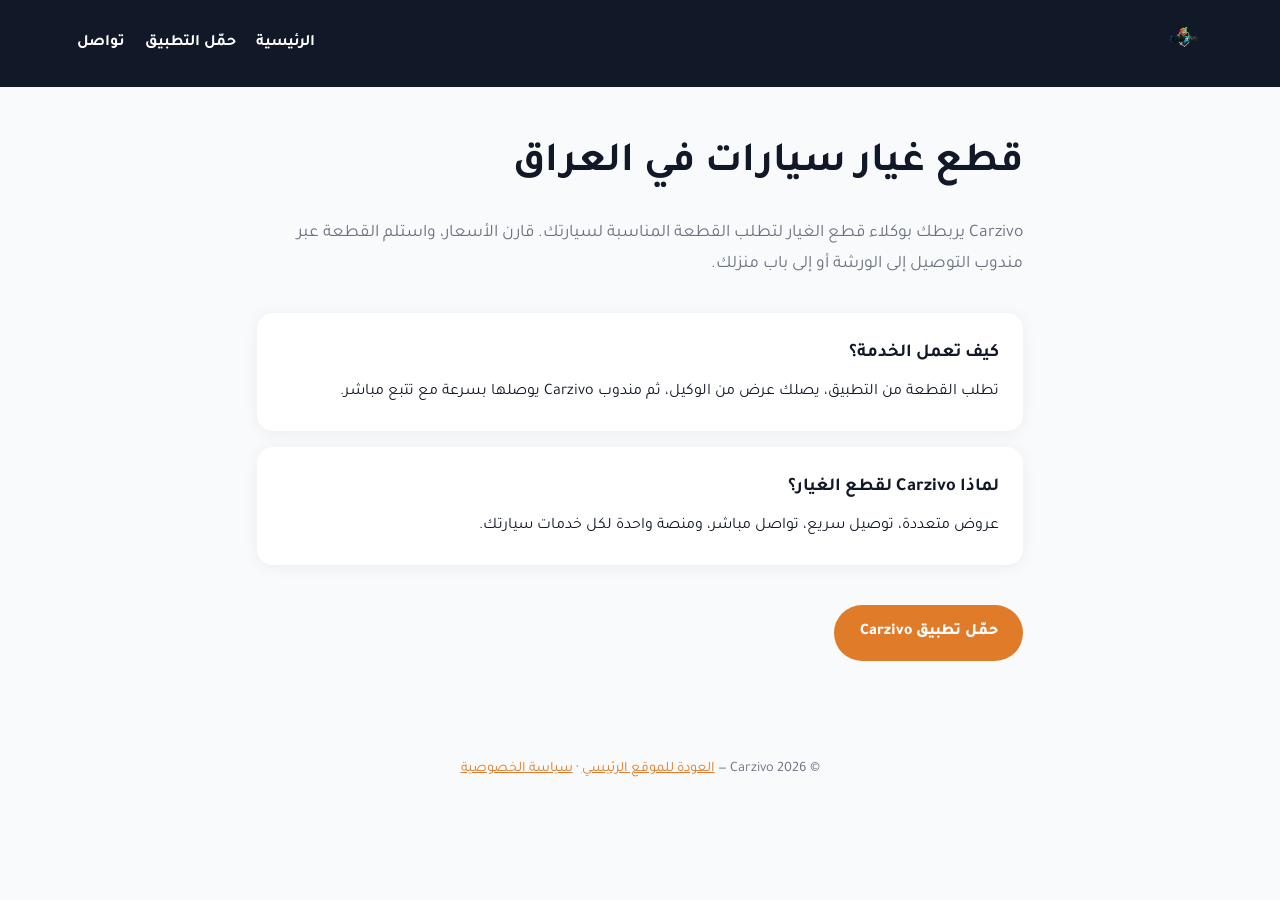
<file: qitaa-ghyar.html>
<!DOCTYPE html>
<html lang="ar" dir="rtl">

<head>
  <meta charset="UTF-8">
  <meta name="viewport" content="width=device-width, initial-scale=1.0">
  <title>قطع غيار سيارات وتوصيل في العراق | Carzivo</title>
  <meta name="description"
    content="اطلب قطع غيار سيارات في العراق عبر Carzivo. قارن العروض، توصيل عبر المندوب، وخدمة سريعة من وكلاء قطع الغيار.">
  <meta name="keywords"
    content="قطع غيار, spare parts, يدك, car parts, Carzivo, كارزيفو, العراق, الموصل, مندوب توصيل">
  <meta name="robots" content="index, follow">
  <link rel="canonical" href="https://www.carzivo.com/qitaa-ghyar.html">
  <meta property="og:title" content="قطع غيار سيارات | Carzivo">
  <meta property="og:description" content="Carzivo — طلب قطع غيار وتوصيلها في العراق.">
  <meta property="og:url" content="https://www.carzivo.com/qitaa-ghyar.html">
  <meta property="og:type" content="website">
  <link rel="icon" type="image/png" href="images/logo.png">
  <link href="https://fonts.googleapis.com/css2?family=Tajawal:wght@400;700;800&display=swap" rel="stylesheet">
  <link rel="stylesheet" href="_seo-page.css">
  <script type="application/ld+json">
  {
    "@context": "https://schema.org",
    "@type": "Service",
    "name": "قطع غيار Carzivo",
    "serviceType": "Automotive spare parts",
    "provider": {
      "@type": "Organization",
      "name": "Carzivo",
      "url": "https://www.carzivo.com"
    },
    "areaServed": {
      "@type": "Country",
      "name": "Iraq"
    },
    "description": "طلب قطع غيار سيارات وتوصيلها في العراق عبر Carzivo."
  }
  </script>
</head>

<body>
  <header>
    <a href="index.html"><img src="images/logo.png" alt="Carzivo كارزيفو"></a>
    <nav>
      <a href="index.html">الرئيسية</a>
      <a href="index.html#download">حمّل التطبيق</a>
      <a href="index.html#contact">تواصل</a>
    </nav>
  </header>

  <main>
    <h1>قطع غيار سيارات في العراق</h1>
    <p class="lead">
      Carzivo يربطك بوكلاء قطع الغيار لتطلب القطعة المناسبة لسيارتك.
      قارن الأسعار، واستلم القطعة عبر مندوب التوصيل إلى الورشة أو إلى باب منزلك.
    </p>

    <div class="card">
      <h2>كيف تعمل الخدمة؟</h2>
      <p>تطلب القطعة من التطبيق، يصلك عرض من الوكيل، ثم مندوب Carzivo يوصلها بسرعة مع تتبع مباشر.</p>
    </div>

    <div class="card">
      <h2>لماذا Carzivo لقطع الغيار؟</h2>
      <p>عروض متعددة، توصيل سريع، تواصل مباشر، ومنصة واحدة لكل خدمات سيارتك.</p>
    </div>

    <a class="cta" href="index.html#download">حمّل تطبيق Carzivo</a>
  </main>

  <footer>
    <p>© 2026 Carzivo — <a href="index.html">العودة للموقع الرئيسي</a> · <a href="privacy-policy.html">سياسة الخصوصية</a></p>
  </footer>
</body>

</html>
</file>
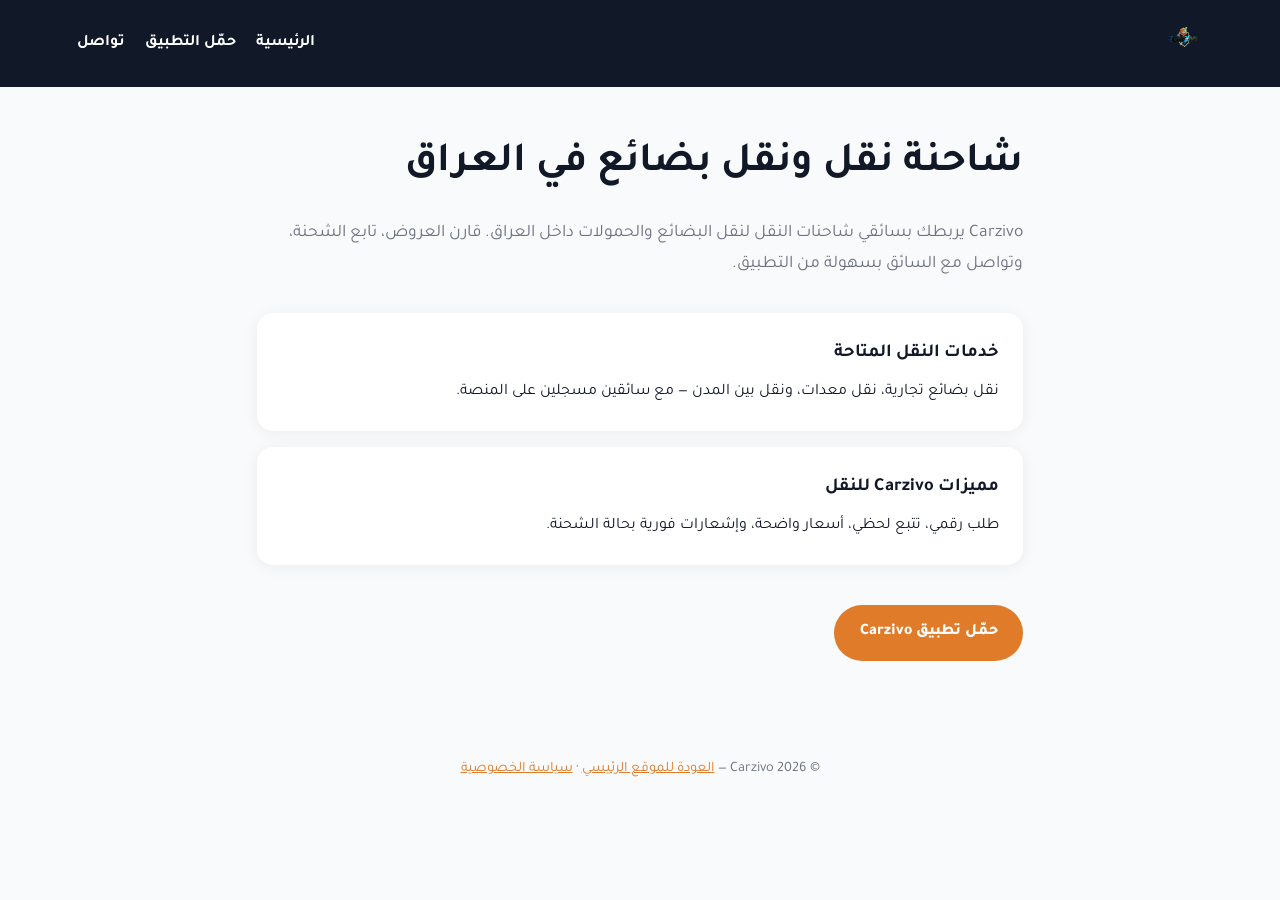
<file: shahinat-nql.html>
<!DOCTYPE html>
<html lang="ar" dir="rtl">

<head>
  <meta charset="UTF-8">
  <meta name="viewport" content="width=device-width, initial-scale=1.0">
  <title>شاحنة نقل ونقل بضائع في العراق | Carzivo</title>
  <meta name="description"
    content="اطلب شاحنة نقل ونقل بضائع في العراق عبر Carzivo. نقل آمن، سائقون موثوقون، وتتبع للشحنة من التطبيق.">
  <meta name="keywords"
    content="شاحنة نقل, نقل, نقل بضائع, transport truck, cargo, Carzivo, كارزيفو, العراق, الموصل">
  <meta name="robots" content="index, follow">
  <link rel="canonical" href="https://www.carzivo.com/shahinat-nql.html">
  <meta property="og:title" content="شاحنة نقل ونقل بضائع | Carzivo">
  <meta property="og:description" content="Carzivo — منصة لطلب شاحنة نقل ونقل البضائع داخل العراق.">
  <meta property="og:url" content="https://www.carzivo.com/shahinat-nql.html">
  <meta property="og:type" content="website">
  <link rel="icon" type="image/png" href="images/logo.png">
  <link href="https://fonts.googleapis.com/css2?family=Tajawal:wght@400;700;800&display=swap" rel="stylesheet">
  <link rel="stylesheet" href="_seo-page.css">
  <script type="application/ld+json">
  {
    "@context": "https://schema.org",
    "@type": "Service",
    "name": "شاحنة نقل Carzivo",
    "serviceType": "Cargo and transport truck service",
    "provider": {
      "@type": "Organization",
      "name": "Carzivo",
      "url": "https://www.carzivo.com"
    },
    "areaServed": {
      "@type": "Country",
      "name": "Iraq"
    },
    "description": "طلب شاحنة نقل ونقل بضائع في العراق عبر تطبيق Carzivo."
  }
  </script>
</head>

<body>
  <header>
    <a href="index.html"><img src="images/logo.png" alt="Carzivo كارزيفو"></a>
    <nav>
      <a href="index.html">الرئيسية</a>
      <a href="index.html#download">حمّل التطبيق</a>
      <a href="index.html#contact">تواصل</a>
    </nav>
  </header>

  <main>
    <h1>شاحنة نقل ونقل بضائع في العراق</h1>
    <p class="lead">
      Carzivo يربطك بسائقي شاحنات النقل لنقل البضائع والحمولات داخل العراق.
      قارن العروض، تابع الشحنة، وتواصل مع السائق بسهولة من التطبيق.
    </p>

    <div class="card">
      <h2>خدمات النقل المتاحة</h2>
      <p>نقل بضائع تجارية، نقل معدات، ونقل بين المدن — مع سائقين مسجلين على المنصة.</p>
    </div>

    <div class="card">
      <h2>مميزات Carzivo للنقل</h2>
      <p>طلب رقمي، تتبع لحظي، أسعار واضحة، وإشعارات فورية بحالة الشحنة.</p>
    </div>

    <a class="cta" href="index.html#download">حمّل تطبيق Carzivo</a>
  </main>

  <footer>
    <p>© 2026 Carzivo — <a href="index.html">العودة للموقع الرئيسي</a> · <a href="privacy-policy.html">سياسة الخصوصية</a></p>
  </footer>
</body>

</html>
</file>
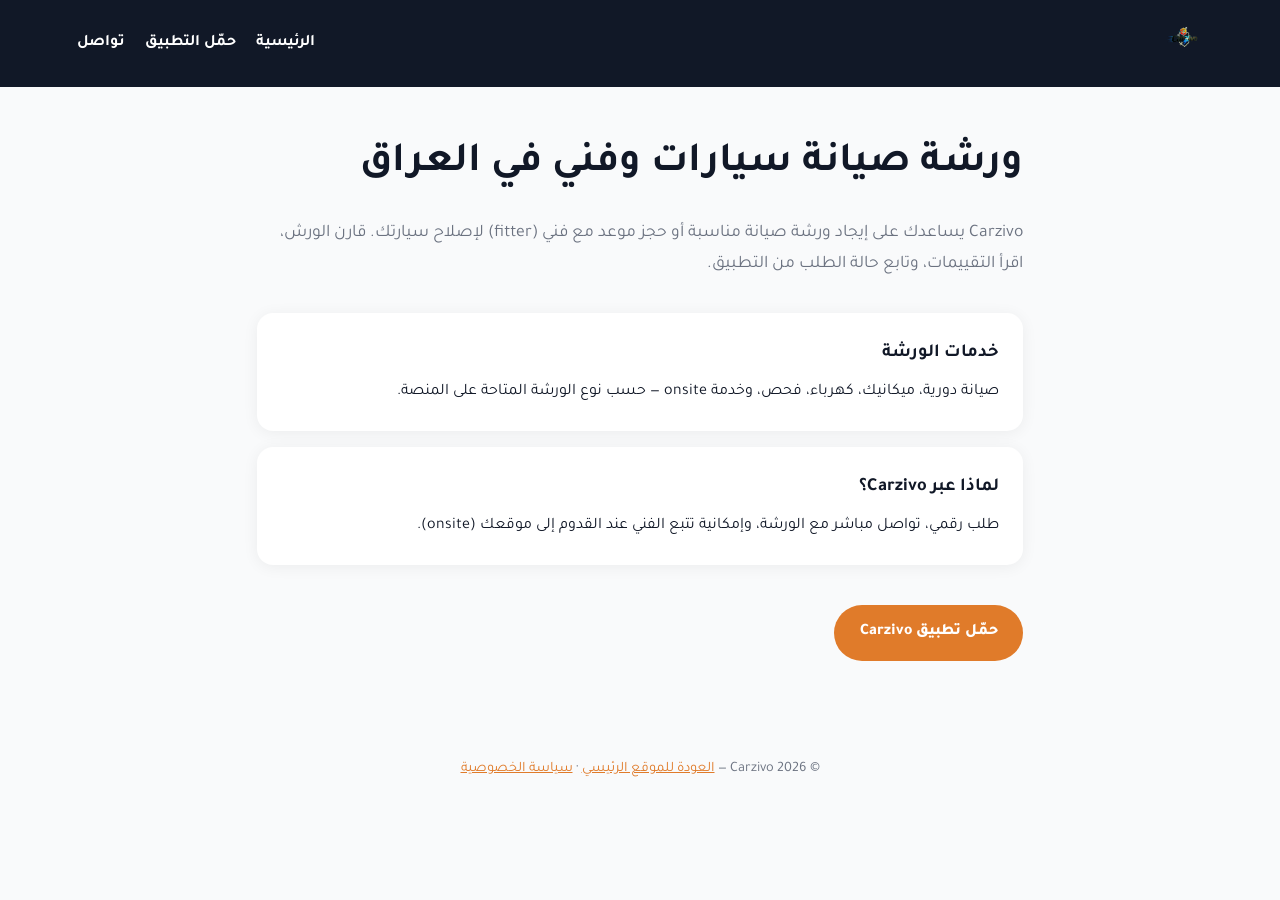
<file: warsha-siyana.html>
<!DOCTYPE html>
<html lang="ar" dir="rtl">

<head>
  <meta charset="UTF-8">
  <meta name="viewport" content="width=device-width, initial-scale=1.0">
  <title>ورشة صيانة سيارات وفني (fitter) في العراق | Carzivo</title>
  <meta name="description"
    content="احجز ورشة صيانة سيارات وفني car fitter في العراق عبر Carzivo. ورش معتمدة، تقييمات، ومواعيد واضحة.">
  <meta name="keywords"
    content="ورشة, ورشة صيانة, فيتر, fitter, صيانة سيارات, workshop, Carzivo, كارزيفو, العراق, الموصل">
  <meta name="robots" content="index, follow">
  <link rel="canonical" href="https://www.carzivo.com/warsha-siyana.html">
  <meta property="og:title" content="ورشة صيانة سيارات | Carzivo">
  <meta property="og:description" content="Carzivo — احجز ورشة صيانة وفني سيارات في العراق.">
  <meta property="og:url" content="https://www.carzivo.com/warsha-siyana.html">
  <meta property="og:type" content="website">
  <link rel="icon" type="image/png" href="images/logo.png">
  <link href="https://fonts.googleapis.com/css2?family=Tajawal:wght@400;700;800&display=swap" rel="stylesheet">
  <link rel="stylesheet" href="_seo-page.css">
  <script type="application/ld+json">
  {
    "@context": "https://schema.org",
    "@type": "Service",
    "name": "ورشة صيانة Carzivo",
    "serviceType": "Auto repair workshop",
    "provider": {
      "@type": "Organization",
      "name": "Carzivo",
      "url": "https://www.carzivo.com"
    },
    "areaServed": {
      "@type": "Country",
      "name": "Iraq"
    },
    "description": "حجز ورشة صيانة سيارات وفني في العراق عبر Carzivo."
  }
  </script>
</head>

<body>
  <header>
    <a href="index.html"><img src="images/logo.png" alt="Carzivo كارزيفو"></a>
    <nav>
      <a href="index.html">الرئيسية</a>
      <a href="index.html#download">حمّل التطبيق</a>
      <a href="index.html#contact">تواصل</a>
    </nav>
  </header>

  <main>
    <h1>ورشة صيانة سيارات وفني في العراق</h1>
    <p class="lead">
      Carzivo يساعدك على إيجاد ورشة صيانة مناسبة أو حجز موعد مع فني (fitter) لإصلاح سيارتك.
      قارن الورش، اقرأ التقييمات، وتابع حالة الطلب من التطبيق.
    </p>

    <div class="card">
      <h2>خدمات الورشة</h2>
      <p>صيانة دورية، ميكانيك، كهرباء، فحص، وخدمة onsite — حسب نوع الورشة المتاحة على المنصة.</p>
    </div>

    <div class="card">
      <h2>لماذا عبر Carzivo؟</h2>
      <p>طلب رقمي، تواصل مباشر مع الورشة، وإمكانية تتبع الفني عند القدوم إلى موقعك (onsite).</p>
    </div>

    <a class="cta" href="index.html#download">حمّل تطبيق Carzivo</a>
  </main>

  <footer>
    <p>© 2026 Carzivo — <a href="index.html">العودة للموقع الرئيسي</a> · <a href="privacy-policy.html">سياسة الخصوصية</a></p>
  </footer>
</body>

</html>
</file>
<file: _seo-page.css>
:root {
  --orange: #e07b2a;
  --dark: #111827;
  --gray: #6b7280;
}

* {
  box-sizing: border-box;
  margin: 0;
  padding: 0;
}

body {
  font-family: 'Tajawal', sans-serif;
  background: #f9fafb;
  color: var(--dark);
  line-height: 1.8;
}

a {
  color: var(--orange);
}

header {
  background: var(--dark);
  padding: 1rem 6%;
  display: flex;
  align-items: center;
  justify-content: space-between;
  gap: 1rem;
}

header img {
  height: 42px;
}

header nav a {
  color: #fff;
  text-decoration: none;
  margin-inline-start: 1rem;
  font-weight: 600;
}

main {
  max-width: 920px;
  margin: 0 auto;
  padding: 2.5rem 6% 4rem;
}

h1 {
  font-size: clamp(1.8rem, 4vw, 2.6rem);
  margin-bottom: 1rem;
}

.lead {
  font-size: 1.1rem;
  color: var(--gray);
  margin-bottom: 2rem;
}

.card {
  background: #fff;
  border-radius: 1rem;
  padding: 1.5rem;
  margin-bottom: 1rem;
  box-shadow: 0 2px 16px rgba(0, 0, 0, 0.06);
}

.card h2 {
  font-size: 1.15rem;
  margin-bottom: .5rem;
}

.cta {
  display: inline-block;
  margin-top: 1.5rem;
  background: var(--orange);
  color: #fff;
  text-decoration: none;
  padding: .85rem 1.6rem;
  border-radius: 999px;
  font-weight: 800;
}

footer {
  text-align: center;
  padding: 2rem 6%;
  color: var(--gray);
  font-size: .9rem;
}
</file>
